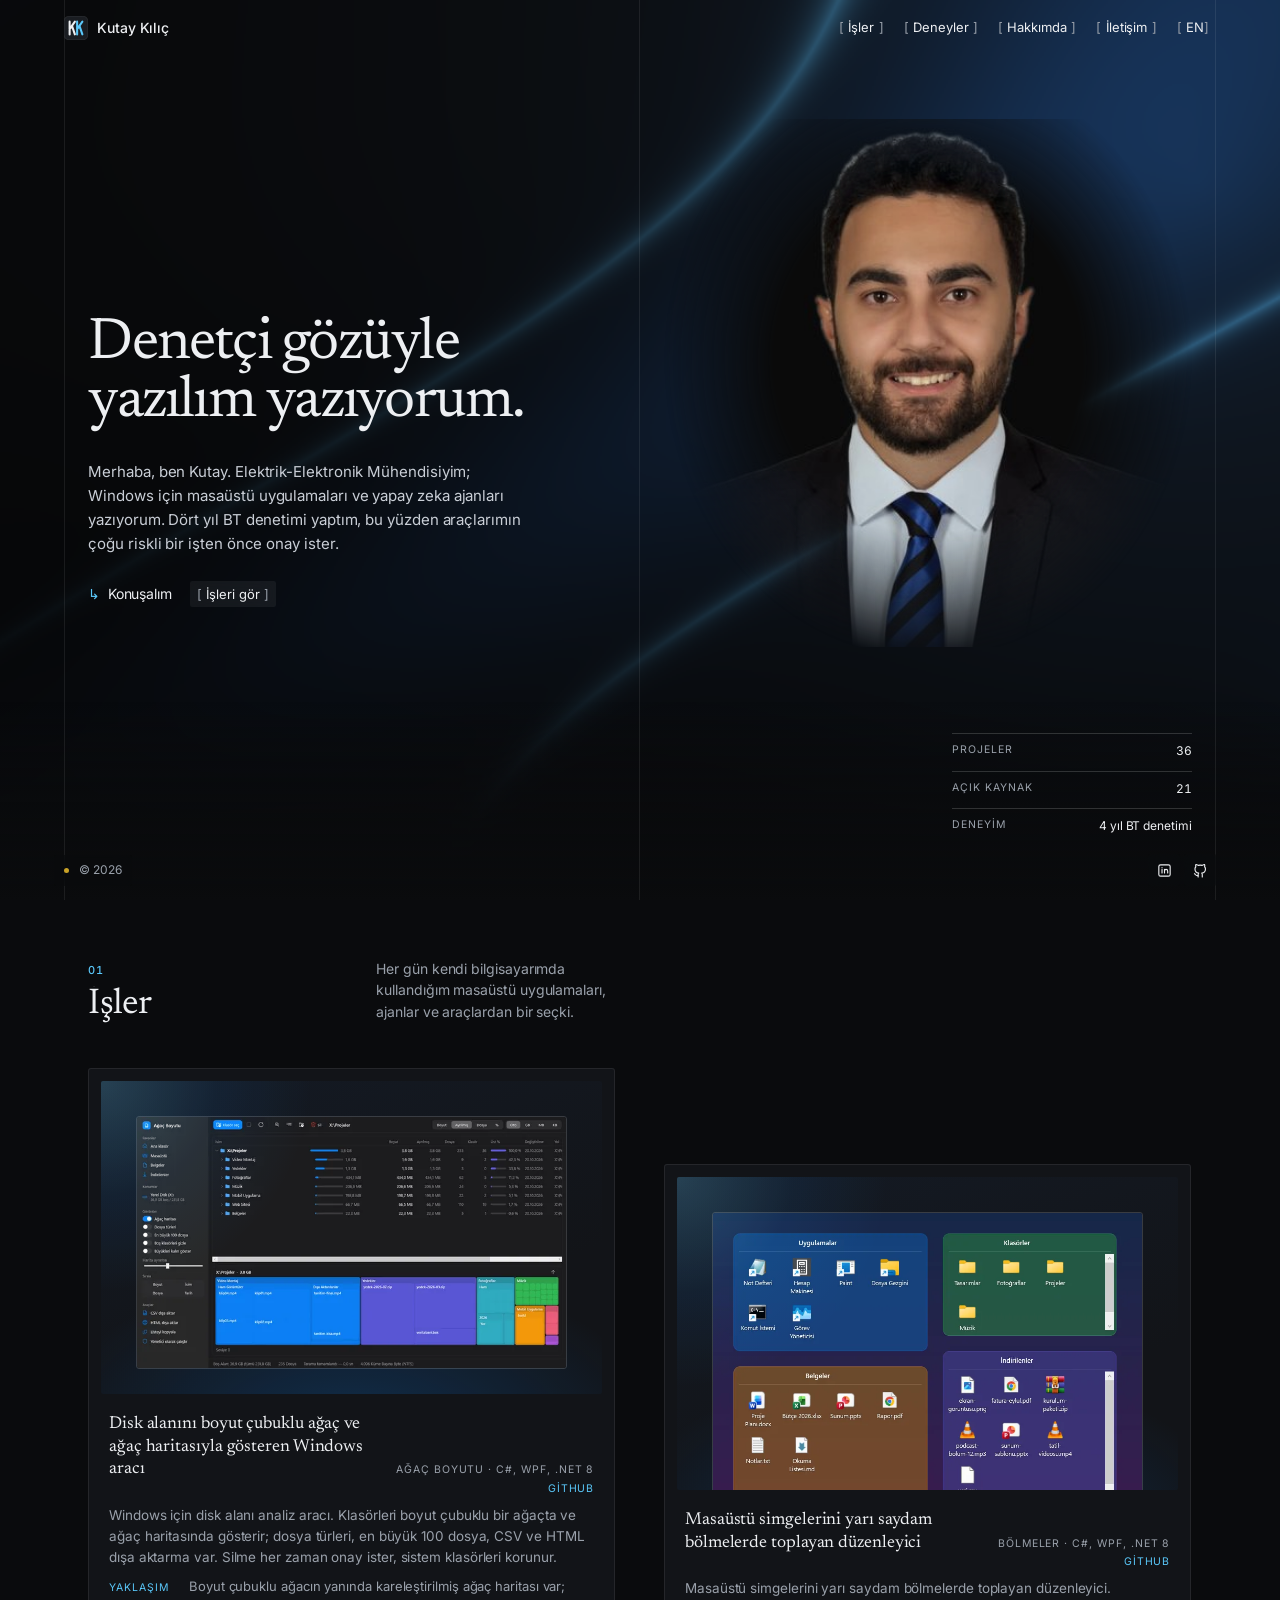
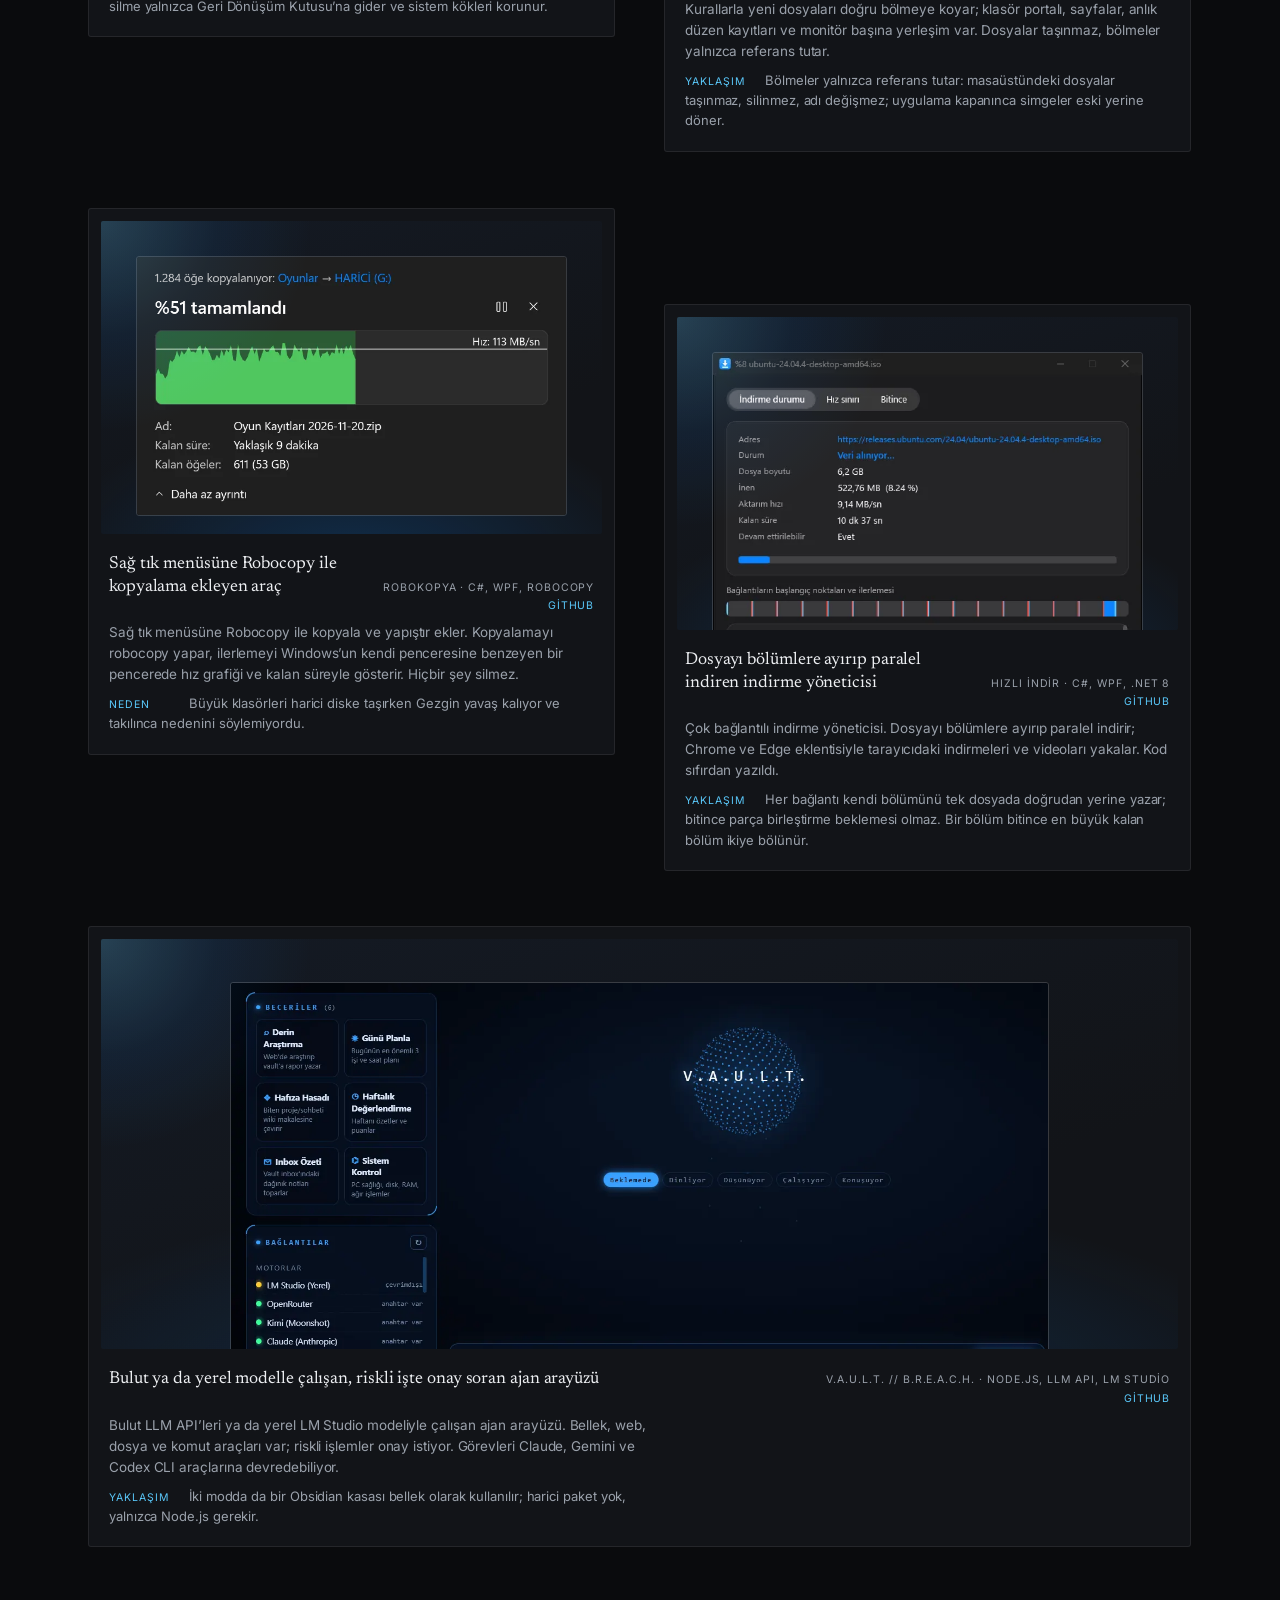
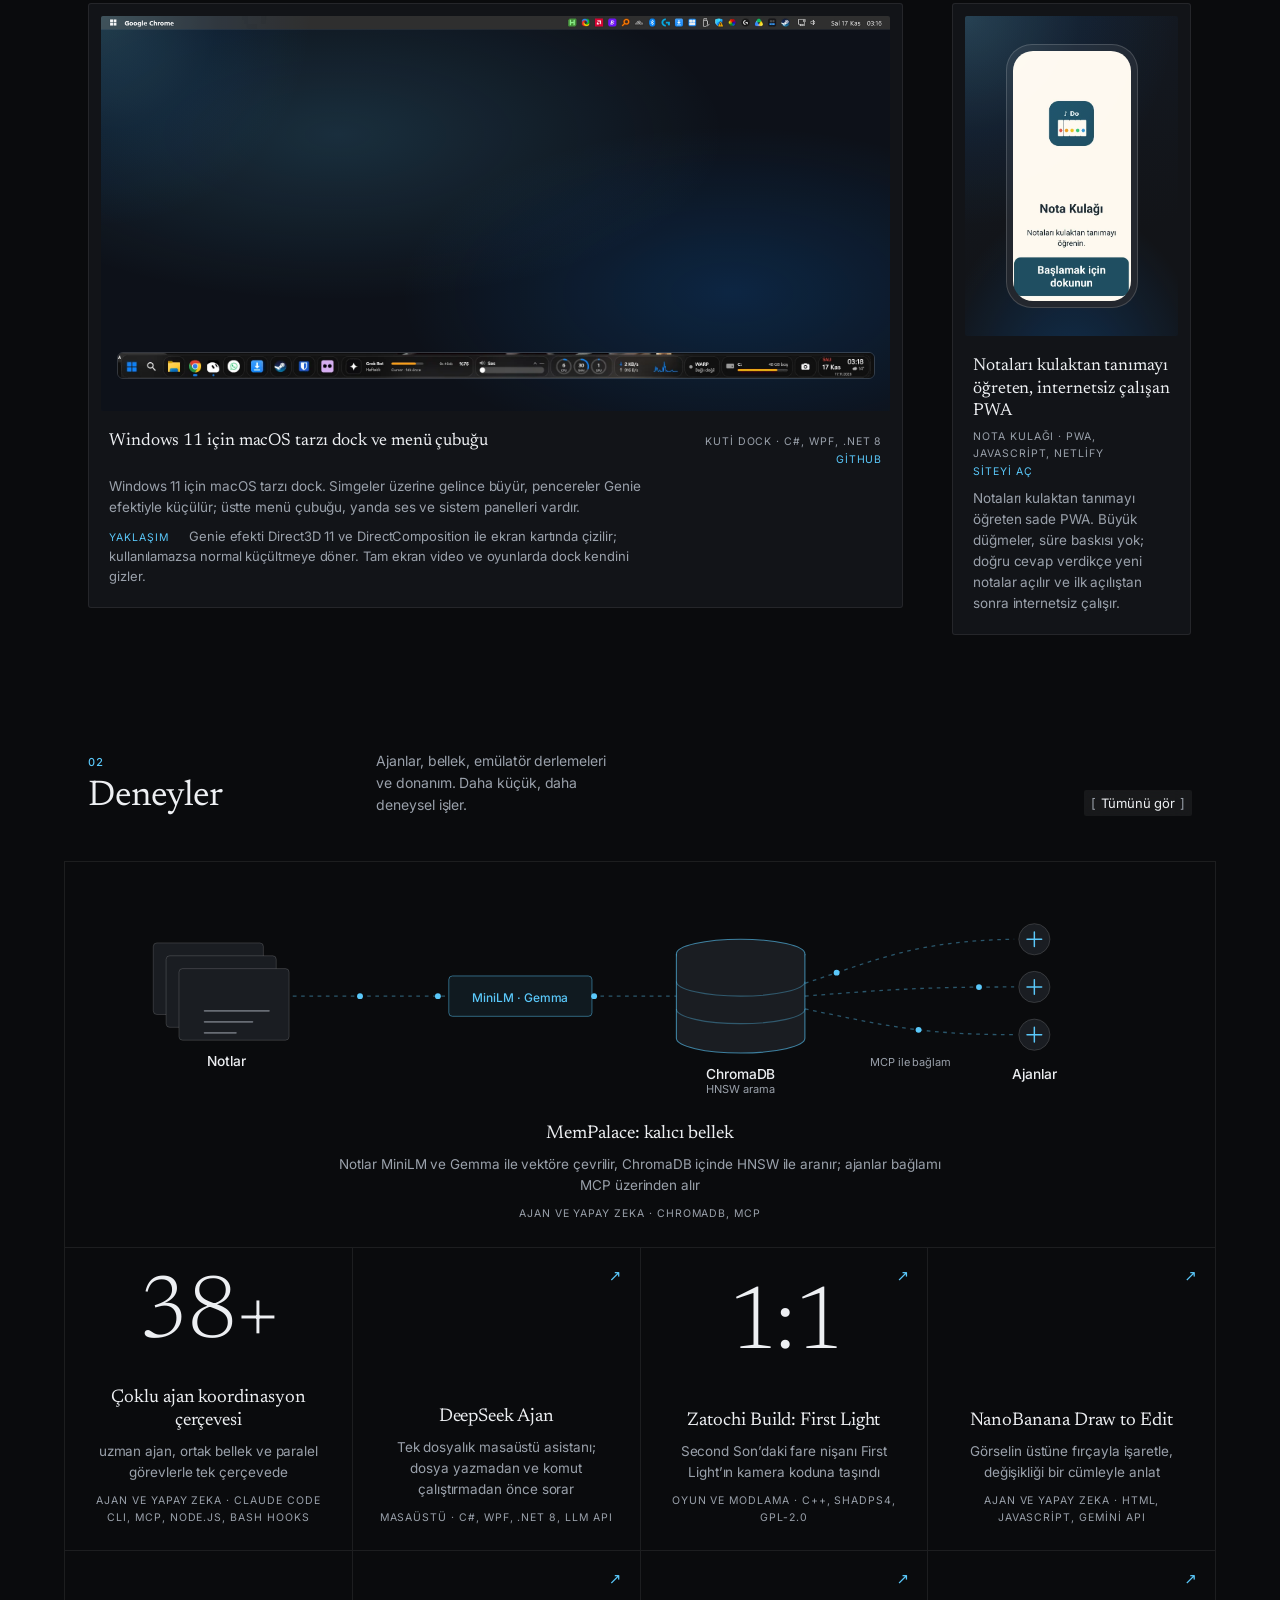
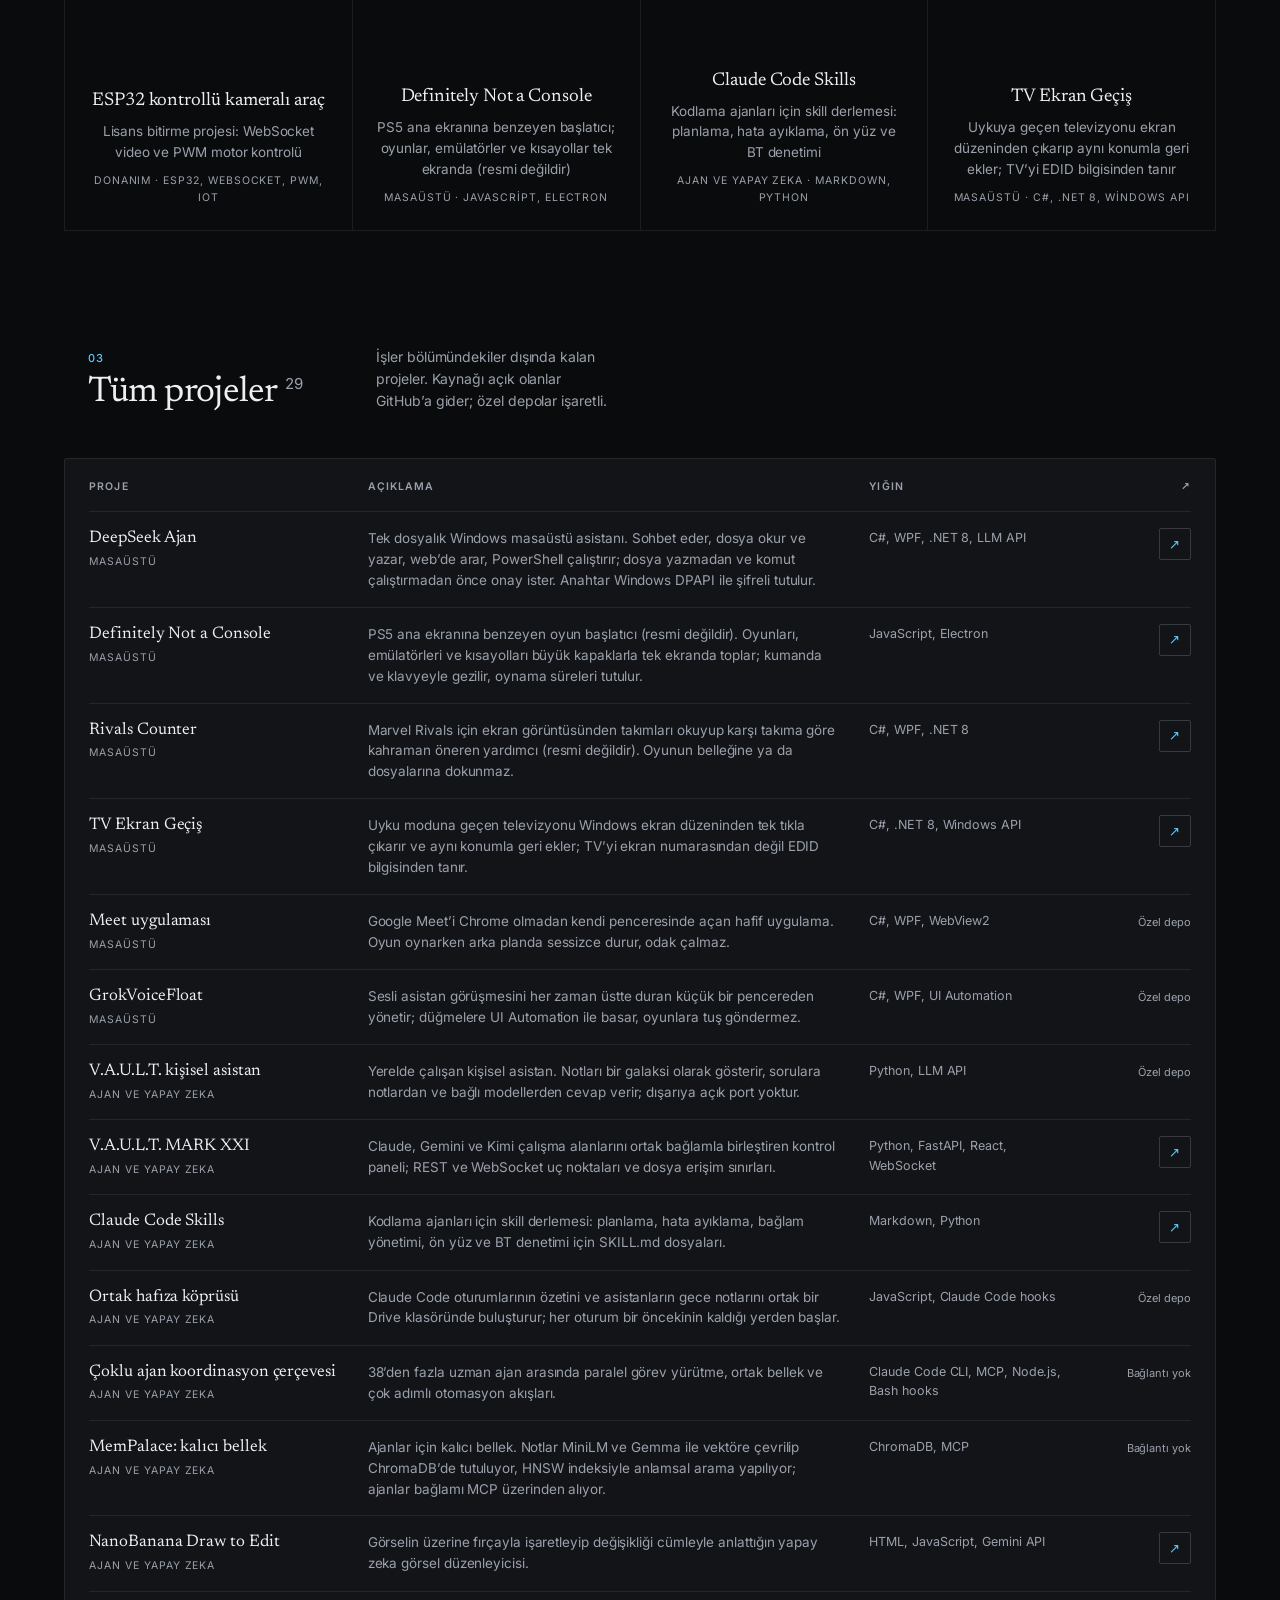
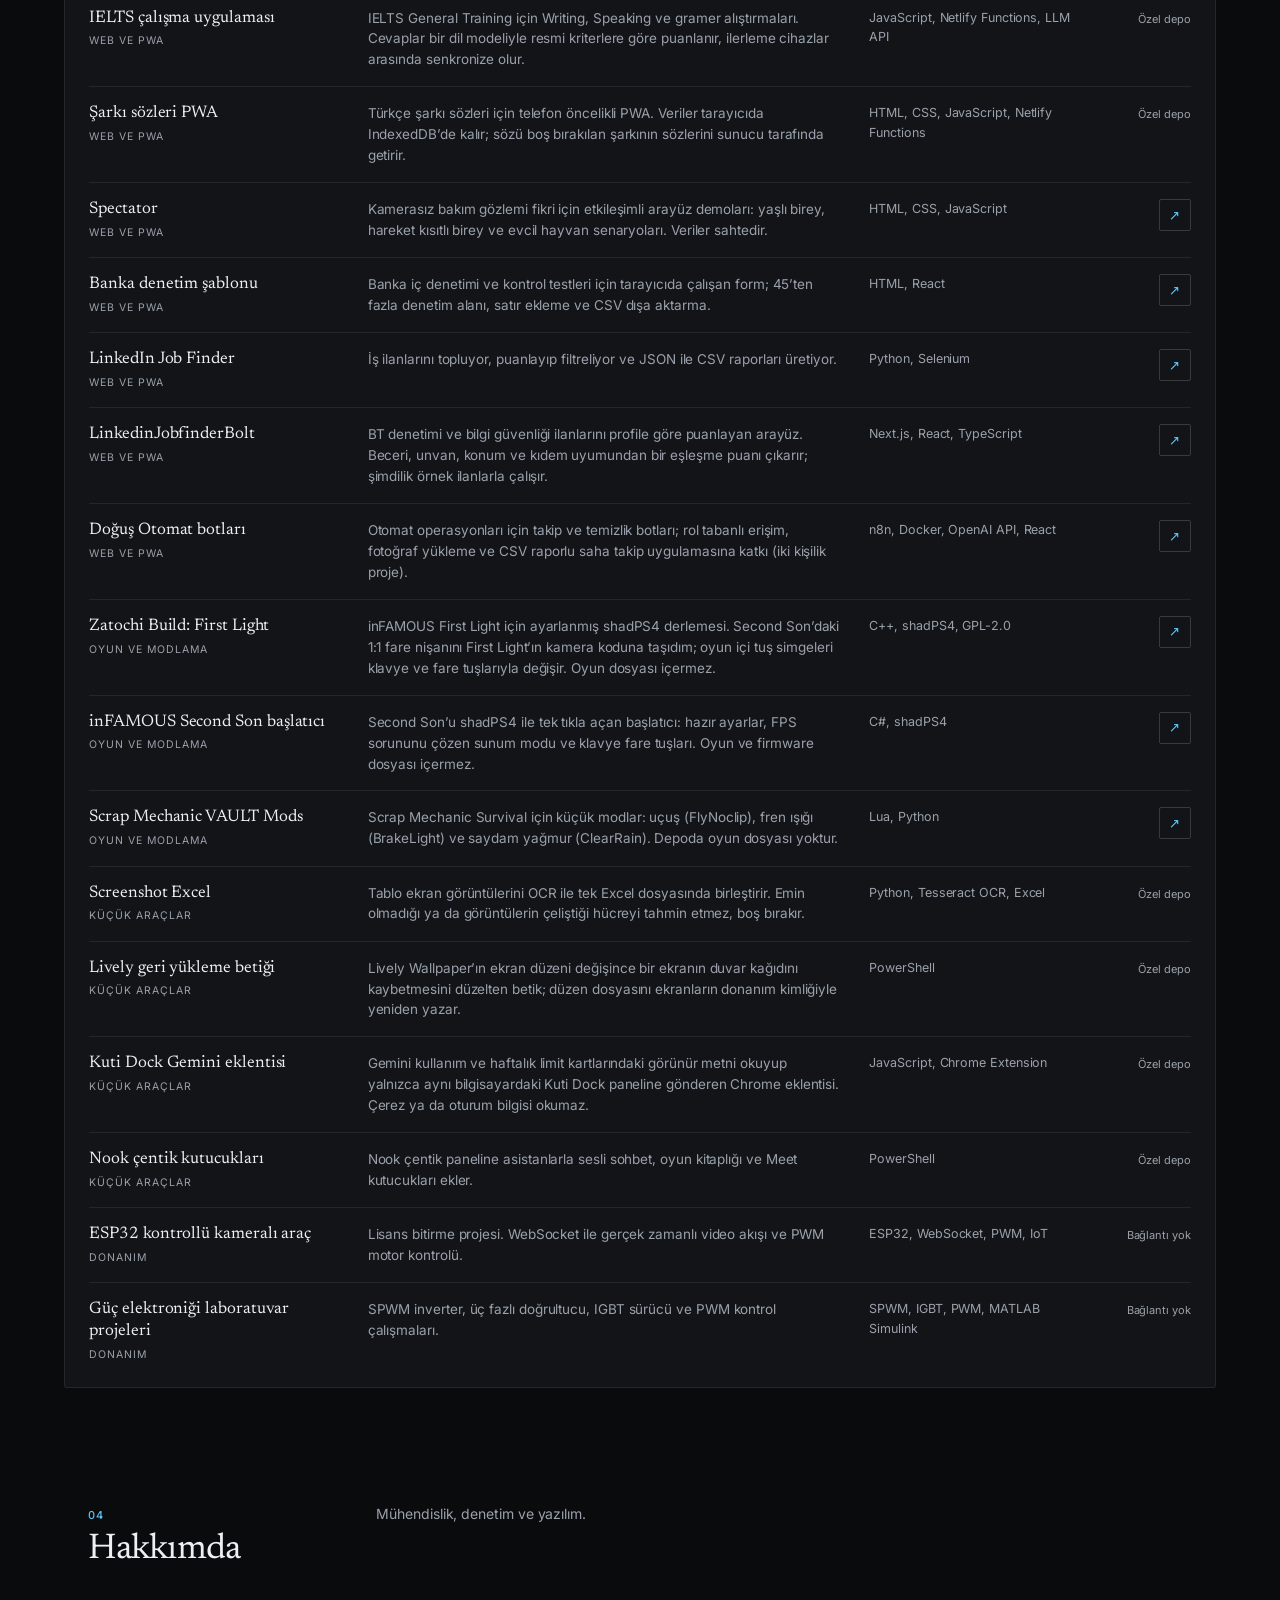
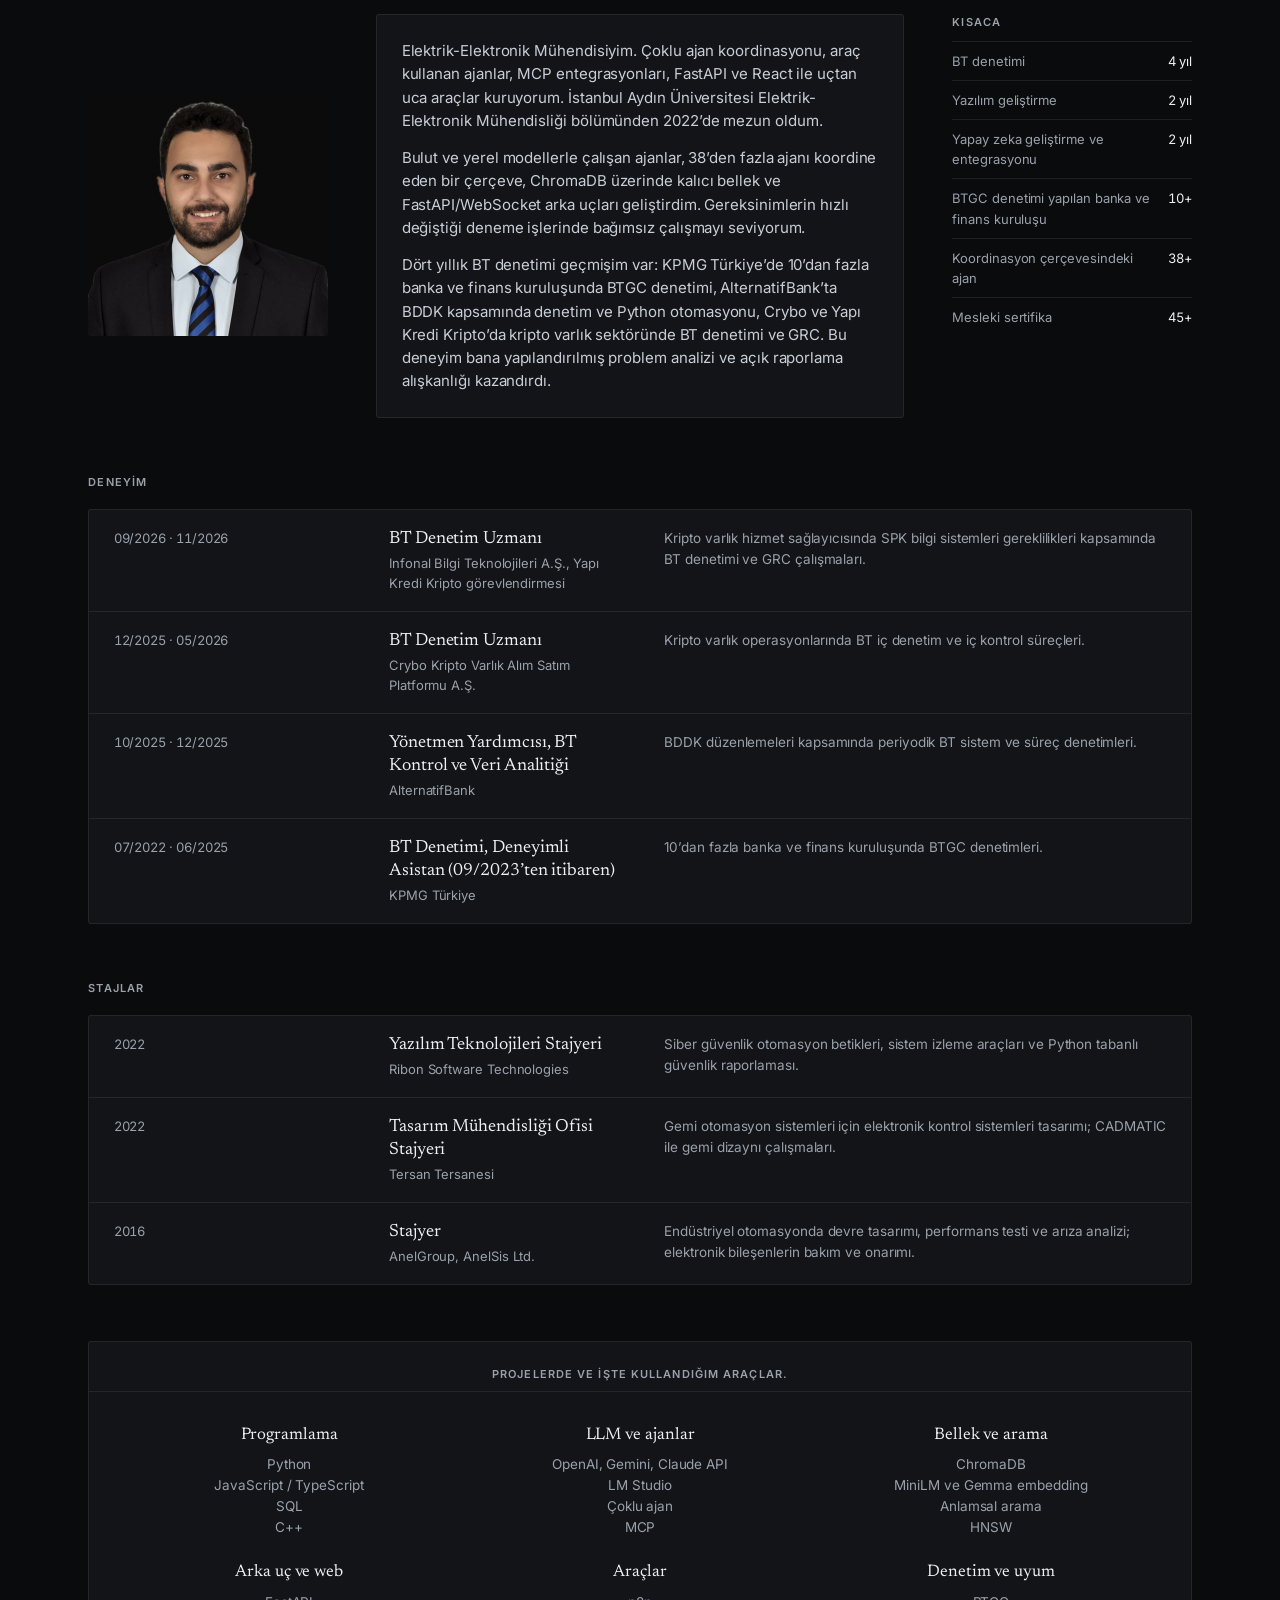
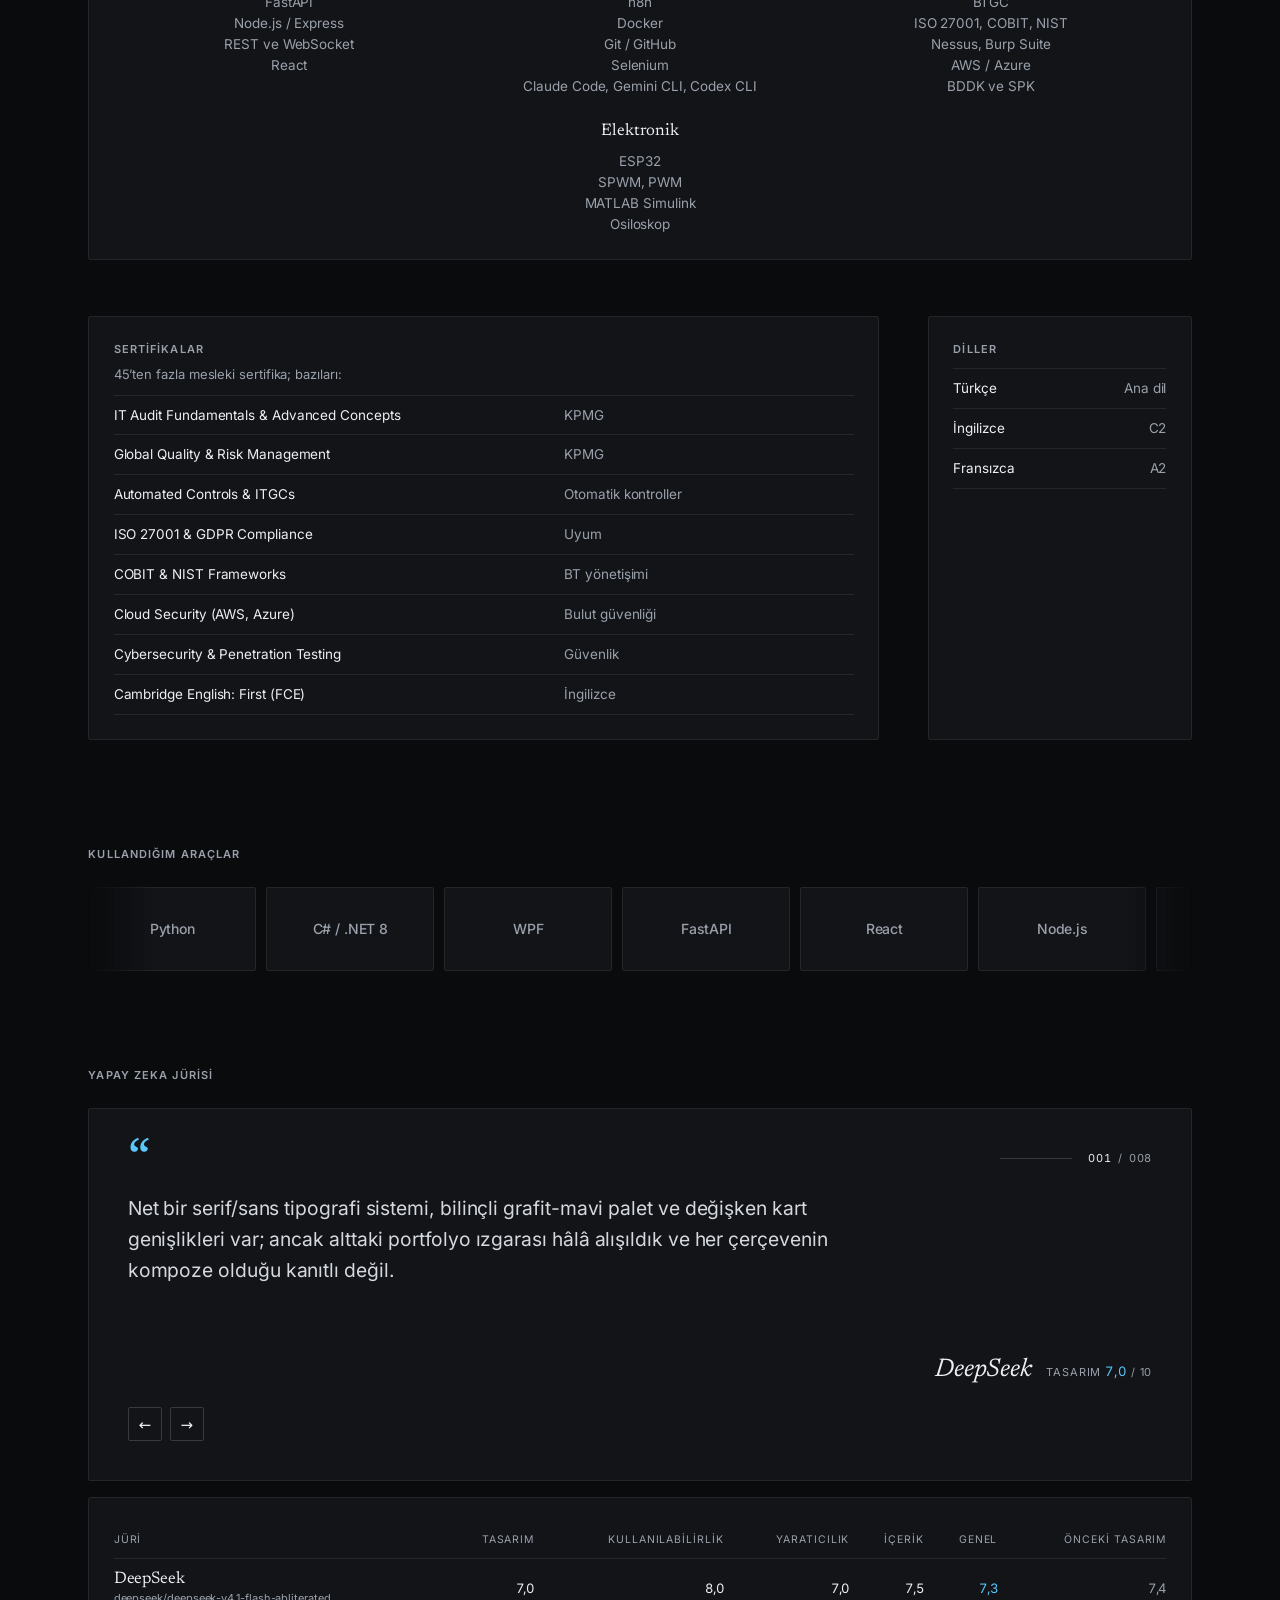
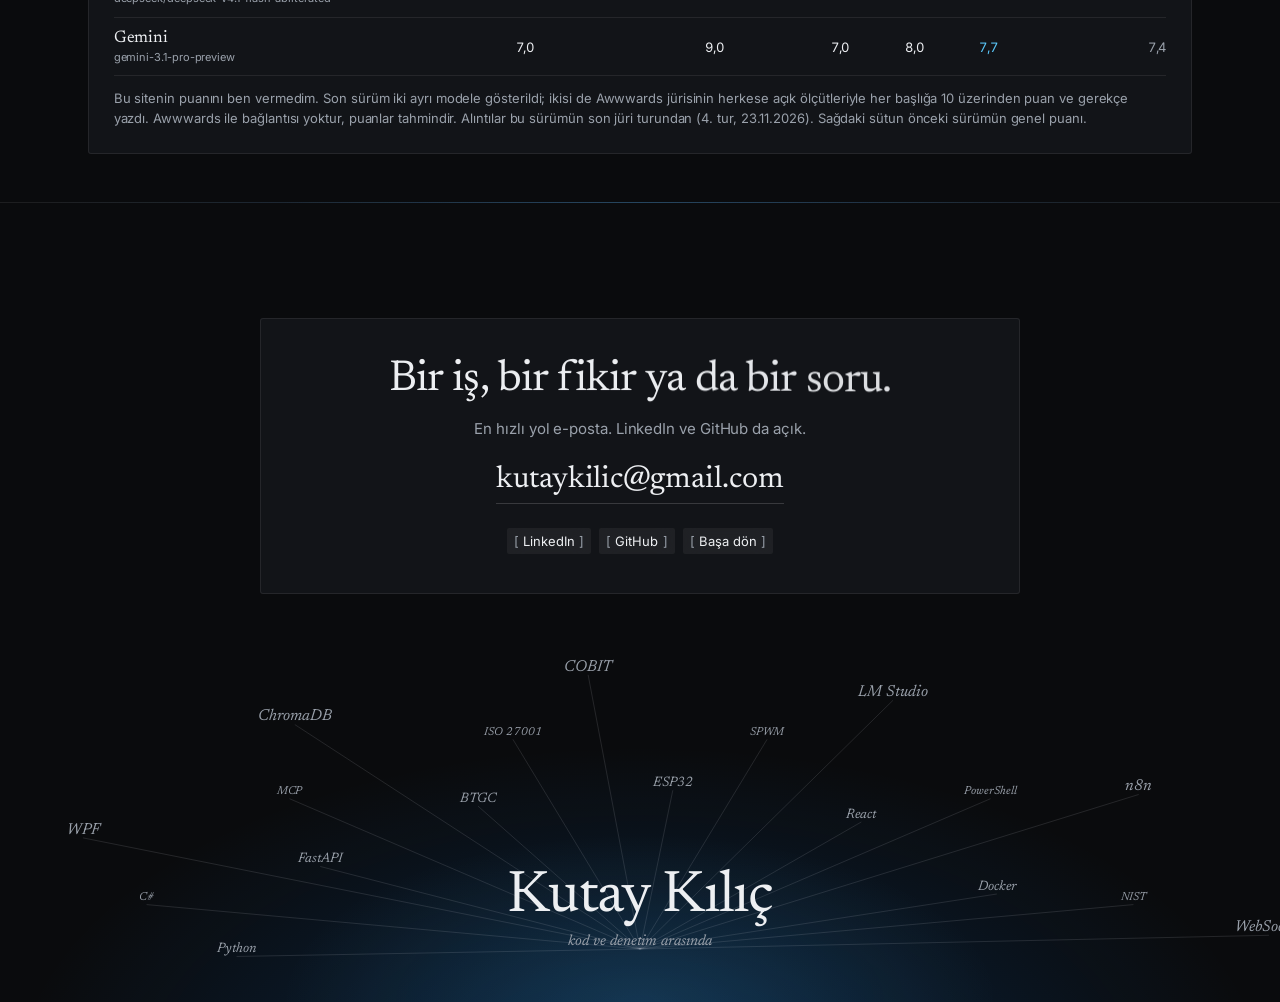
<file: index.html>
<!DOCTYPE html>
<html lang="tr">
<head>
<meta charset="UTF-8">
<meta name="viewport" content="width=device-width, initial-scale=1, viewport-fit=cover">
<title>Kutay Kılıç | Yapay Zeka Geliştirme ve BT Denetimi</title>
<meta name="description" content="Kutay Kılıç, Elektrik-Elektronik Mühendisi. Yapay zeka geliştirme ve entegrasyonu, çoklu ajan araçları, Python ve FastAPI, dört yıl BT denetimi.">
<meta name="author" content="Kutay Kılıç">
<meta name="color-scheme" content="dark">
<meta name="theme-color" content="#0a0b0d">
<link rel="canonical" href="https://kutaykilicai.github.io/Kutay-portfolio.github.io/">
<link rel="alternate" hreflang="tr" href="https://kutaykilicai.github.io/Kutay-portfolio.github.io/">
<link rel="alternate" hreflang="en" href="https://kutaykilicai.github.io/Kutay-portfolio.github.io/en.html">
<link rel="alternate" hreflang="x-default" href="https://kutaykilicai.github.io/Kutay-portfolio.github.io/">
<meta property="og:type" content="profile">
<meta property="og:title" content="Kutay Kılıç | Yapay Zeka Geliştirme ve BT Denetimi">
<meta property="og:description" content="Kutay Kılıç, Elektrik-Elektronik Mühendisi. Yapay zeka geliştirme ve entegrasyonu, çoklu ajan araçları, Python ve FastAPI, dört yıl BT denetimi.">
<meta property="og:url" content="https://kutaykilicai.github.io/Kutay-portfolio.github.io/">
<meta property="og:image" content="https://kutaykilicai.github.io/Kutay-portfolio.github.io/og.png">
<meta property="og:image:width" content="1200">
<meta property="og:image:height" content="630">
<meta property="og:image:alt" content="Kutay Kılıç | Yapay Zeka Geliştirme ve BT Denetimi">
<meta property="og:locale" content="tr_TR">
<meta name="twitter:card" content="summary_large_image">
<meta name="twitter:title" content="Kutay Kılıç | Yapay Zeka Geliştirme ve BT Denetimi">
<meta name="twitter:description" content="Kutay Kılıç, Elektrik-Elektronik Mühendisi. Yapay zeka geliştirme ve entegrasyonu, çoklu ajan araçları, Python ve FastAPI, dört yıl BT denetimi.">
<meta name="twitter:image" content="https://kutaykilicai.github.io/Kutay-portfolio.github.io/og.png">
<link rel="icon" href="favicon.svg" type="image/svg+xml">
<link rel="apple-touch-icon" href="apple-touch-icon.png">
<link rel="preload" href="fonts/newsreader-latin-wght-normal.woff2" as="font" type="font/woff2" crossorigin>
<link rel="preload" href="fonts/newsreader-latin-ext-wght-normal.woff2" as="font" type="font/woff2" crossorigin>
<link rel="stylesheet" href="style.css">
<script type="application/ld+json">{"@context": "https://schema.org", "@type": "Person", "name": "Kutay Kılıç", "url": "https://kutaykilicai.github.io/Kutay-portfolio.github.io/", "image": "https://kutaykilicai.github.io/Kutay-portfolio.github.io/profile.jpg", "jobTitle": "Elektrik-Elektronik Mühendisi", "sameAs": ["https://www.linkedin.com/in/kutay-kilicc", "https://github.com/kutaykilicai"], "alumniOf": "İstanbul Aydın Üniversitesi", "description": "Kutay Kılıç, Elektrik-Elektronik Mühendisi. Yapay zeka geliştirme ve entegrasyonu, çoklu ajan araçları, Python ve FastAPI, dört yıl BT denetimi."}</script>
<script>document.documentElement.classList.add('js');if(!matchMedia('(prefers-reduced-motion: reduce)').matches)document.documentElement.classList.add('mo')</script>
</head>
<body>
<a class="skip" href="#main">İçeriğe geç</a>
<div class="grid-lines" aria-hidden="true"></div>
<header class="nav">
  <a class="brand" href="#top"><svg class="logo" viewBox="0 0 64 64" aria-hidden="true" focusable="false"><rect width="64" height="64" rx="14"/><g fill="none" stroke-linecap="round" stroke-linejoin="round" stroke-width="5.5"><path class="k1" d="M15 15v34M15 35 29 15M21.5 27 29 49"/><path class="k2" d="M35 15v34M35 35 49 15M41.5 27 49 49"/></g></svg><span>Kutay Kılıç</span></a>
  <nav aria-label="Menü"><ul class="nav-l"><li><a class="nl" href="#work" data-sec="work"><span class="bk" aria-hidden="true">[</span>İşler<span class="bk" aria-hidden="true">]</span></a></li><li><a class="nl" href="#lab" data-sec="lab"><span class="bk" aria-hidden="true">[</span>Deneyler<span class="bk" aria-hidden="true">]</span></a></li><li><a class="nl" href="#about" data-sec="about"><span class="bk" aria-hidden="true">[</span>Hakkımda<span class="bk" aria-hidden="true">]</span></a></li><li><a class="nl" href="#contact" data-sec="contact"><span class="bk" aria-hidden="true">[</span>İletişim<span class="bk" aria-hidden="true">]</span></a></li><li><a class="nl" href="en.html" hreflang="en" lang="en"><span class="bk" aria-hidden="true">[</span>EN<span class="bk" aria-hidden="true">]</span><span class="sr"> English version</span></a></li></ul></nav>
</header>
<p class="corner c-l"><span class="gold-dot" aria-hidden="true"></span>© 2026</p>
<p class="corner c-r"><a href="https://www.linkedin.com/in/kutay-kilicc" rel="noopener" aria-label="LinkedIn"><svg class="ic" viewBox="0 0 24 24" aria-hidden="true" focusable="false"><rect x="4" y="4" width="16" height="16" rx="2.5"/><path d="M8.5 10.5v5M8.5 8v.01M12 15.5v-5M12 13c0-1.5 1-2.5 2.2-2.5s2.3.8 2.3 2.5v2.5"/></svg></a><a href="https://github.com/kutaykilicai" rel="noopener" aria-label="GitHub"><svg class="ic" viewBox="0 0 24 24" aria-hidden="true" focusable="false"><path d="M9 19c-4 1.3-4-2-5.5-2.5M14.5 21v-3.2a2.8 2.8 0 0 0-.8-2.2c2.6-.3 5.3-1.3 5.3-5.8a4.5 4.5 0 0 0-1.2-3.1 4.2 4.2 0 0 0-.1-3.1s-1-.3-3.2 1.2a11 11 0 0 0-5.8 0C6.5 3.3 5.5 3.6 5.5 3.6a4.2 4.2 0 0 0-.1 3.1 4.5 4.5 0 0 0-1.2 3.1c0 4.5 2.7 5.5 5.3 5.8a2.8 2.8 0 0 0-.8 2.2V21"/></svg></a></p>
<main id="main">
  <section id="top" class="hero" aria-labelledby="hero-h">
    <canvas class="silk" aria-hidden="true"></canvas>
    <figure class="hero-por"><img src="img/portre-800.jpg" srcset="img/portre-480.jpg 480w, img/portre-800.jpg 800w" sizes="(max-width: 960px) 60vw, 34vw" width="800" height="800" alt="Kutay Kılıç’ın portresi" fetchpriority="high" decoding="async"></figure>
    <div class="hero-in">
      <h1 id="hero-h"><span class="h1-l"><span>Denetçi gözüyle</span></span> <span class="h1-l"><span>yazılım yazıyorum.</span></span></h1>
      <p class="bio">Merhaba, ben Kutay. Elektrik-Elektronik Mühendisiyim; Windows için masaüstü uygulamaları ve yapay zeka ajanları yazıyorum. Dört yıl BT denetimi yaptım, bu yüzden araçlarımın çoğu riskli bir işten önce onay ister.</p>
      <div class="cta">
        <a class="talk" href="mailto:kutaykilic@gmail.com" data-ask><span class="talk-a" aria-hidden="true">↳</span>Konuşalım</a>
        <a class="chip" href="#work"><span class="bk" aria-hidden="true">[</span>İşleri gör<span class="bk" aria-hidden="true">]</span></a>
      </div>
    </div>
    <dl class="hero-meta">
      <div><dt>Projeler</dt><dd class="num">36</dd></div>
      <div><dt>açık kaynak</dt><dd class="num">21</dd></div>
      <div><dt>Deneyim</dt><dd>4 yıl BT denetimi</dd></div>
    </dl>
  </section>

  <section id="work" class="sec" aria-labelledby="work-h">
    <div class="sh rv"><h2 id="work-h"><span class="sh-n" aria-hidden="true">01</span>İşler</h2><p>Her gün kendi bilgisayarımda kullandığım masaüstü uygulamaları, ajanlar ve araçlardan bir seçki.</p></div>
    <ul class="works"><li class="wk rv "><article><div class="wk-stage"><span class="glow" aria-hidden="true"></span><span class="scan" aria-hidden="true"></span><img src="img/agac-boyutu-1384.webp" srcset="img/agac-boyutu-700.webp 700w, img/agac-boyutu-1384.webp 1384w" sizes="(max-width: 760px) 90vw, 44vw" width="1384" height="811" alt="Ağaç Boyutu: solda favoriler ve sürücüler, ortada boyut çubuklu klasör ağacı, altta renkli ağaç haritası" loading="lazy" decoding="async"></div><div class="wk-cap"><h3 class="wk-t"><a class="wk-link" href="https://github.com/kutaykilicai/agac-boyutu" rel="noopener">Disk alanını boyut çubuklu ağaç ve ağaç haritasıyla gösteren Windows aracı<span class="wk-arr" aria-hidden="true">↗</span></a></h3><p class="wk-m"><span>Ağaç Boyutu · C#, WPF, .NET 8</span><span class="wk-tag">GitHub</span></p></div><p class="wk-d">Windows için disk alanı analiz aracı. Klasörleri boyut çubuklu bir ağaçta ve ağaç haritasında gösterir; dosya türleri, en büyük 100 dosya, CSV ve HTML dışa aktarma var. Silme her zaman onay ister, sistem klasörleri korunur.</p><p class="wk-x"><span>Yaklaşım</span>Boyut çubuklu ağacın yanında kareleştirilmiş ağaç haritası var; silme yalnızca Geri Dönüşüm Kutusu’na gider ve sistem kökleri korunur.</p></article></li><li class="wk rv "><article><div class="wk-stage"><span class="glow" aria-hidden="true"></span><span class="scan" aria-hidden="true"></span><img src="img/bolmeler-840.webp" width="840" height="620" alt="Bölmeler: masaüstünde Uygulamalar, Klasörler, Belgeler ve İndirilenler adlı dört renkli bölme" loading="lazy" decoding="async"></div><div class="wk-cap"><h3 class="wk-t"><a class="wk-link" href="https://github.com/kutaykilicai/bolmeler" rel="noopener">Masaüstü simgelerini yarı saydam bölmelerde toplayan düzenleyici<span class="wk-arr" aria-hidden="true">↗</span></a></h3><p class="wk-m"><span>Bölmeler · C#, WPF, .NET 8</span><span class="wk-tag">GitHub</span></p></div><p class="wk-d">Masaüstü simgelerini yarı saydam bölmelerde toplayan düzenleyici. Kurallarla yeni dosyaları doğru bölmeye koyar; klasör portalı, sayfalar, anlık düzen kayıtları ve monitör başına yerleşim var. Dosyalar taşınmaz, bölmeler yalnızca referans tutar.</p><p class="wk-x"><span>Yaklaşım</span>Bölmeler yalnızca referans tutar: masaüstündeki dosyalar taşınmaz, silinmez, adı değişmez; uygulama kapanınca simgeler eski yerine döner.</p></article></li><li class="wk rv "><article><div class="wk-stage"><span class="glow" aria-hidden="true"></span><span class="scan" aria-hidden="true"></span><img src="img/robokopya-720.webp" width="720" height="432" alt="RoboKopya ilerleme penceresi: yüzde 51 tamamlandı, hız grafiği ve kalan süre" loading="lazy" decoding="async"></div><div class="wk-cap"><h3 class="wk-t"><a class="wk-link" href="https://github.com/kutaykilicai/robokopya" rel="noopener">Sağ tık menüsüne Robocopy ile kopyalama ekleyen araç<span class="wk-arr" aria-hidden="true">↗</span></a></h3><p class="wk-m"><span>RoboKopya · C#, WPF, Robocopy</span><span class="wk-tag">GitHub</span></p></div><p class="wk-d">Sağ tık menüsüne Robocopy ile kopyala ve yapıştır ekler. Kopyalamayı robocopy yapar, ilerlemeyi Windows’un kendi penceresine benzeyen bir pencerede hız grafiği ve kalan süreyle gösterir. Hiçbir şey silmez.</p><p class="wk-x"><span>Neden</span>Büyük klasörleri harici diske taşırken Gezgin yavaş kalıyor ve takılınca nedenini söylemiyordu.</p></article></li><li class="wk rv "><article><div class="wk-stage"><span class="glow" aria-hidden="true"></span><span class="scan" aria-hidden="true"></span><img src="img/hizli-indir-606.webp" width="606" height="665" alt="Hızlı İndir ilerleme penceresi: dosya bilgisi, aktarım hızı ve her bağlantının indirdiği bölümü gösteren şerit" loading="lazy" decoding="async"></div><div class="wk-cap"><h3 class="wk-t"><a class="wk-link" href="https://github.com/kutaykilicai/hizli-indir" rel="noopener">Dosyayı bölümlere ayırıp paralel indiren indirme yöneticisi<span class="wk-arr" aria-hidden="true">↗</span></a></h3><p class="wk-m"><span>Hızlı İndir · C#, WPF, .NET 8</span><span class="wk-tag">GitHub</span></p></div><p class="wk-d">Çok bağlantılı indirme yöneticisi. Dosyayı bölümlere ayırıp paralel indirir; Chrome ve Edge eklentisiyle tarayıcıdaki indirmeleri ve videoları yakalar. Kod sıfırdan yazıldı.</p><p class="wk-x"><span>Yaklaşım</span>Her bağlantı kendi bölümünü tek dosyada doğrudan yerine yazar; bitince parça birleştirme beklemesi olmaz. Bir bölüm bitince en büyük kalan bölüm ikiye bölünür.</p></article></li><li class="wk rv wide"><article><div class="wk-stage"><span class="glow" aria-hidden="true"></span><span class="scan" aria-hidden="true"></span><img src="img/vault-panel-1500.webp" srcset="img/vault-panel-750.webp 750w, img/vault-panel-1500.webp 1500w" sizes="(max-width: 760px) 90vw, 76vw" width="1500" height="755" alt="V.A.U.L.T. paneli: solda görev kartları, ortada nokta küresi, altta komut satırı" loading="lazy" decoding="async"></div><div class="wk-cap"><h3 class="wk-t"><a class="wk-link" href="https://github.com/kutaykilicai/vault-breach" rel="noopener">Bulut ya da yerel modelle çalışan, riskli işte onay soran ajan arayüzü<span class="wk-arr" aria-hidden="true">↗</span></a></h3><p class="wk-m"><span>V.A.U.L.T. // B.R.E.A.C.H. · Node.js, LLM API, LM Studio</span><span class="wk-tag">GitHub</span></p></div><p class="wk-d">Bulut LLM API’leri ya da yerel LM Studio modeliyle çalışan ajan arayüzü. Bellek, web, dosya ve komut araçları var; riskli işlemler onay istiyor. Görevleri Claude, Gemini ve Codex CLI araçlarına devredebiliyor.</p><p class="wk-x"><span>Yaklaşım</span>İki modda da bir Obsidian kasası bellek olarak kullanılır; harici paket yok, yalnızca Node.js gerekir.</p></article></li><li class="wk rv dockc"><article><div class="wk-stage"><span class="glow" aria-hidden="true"></span><span class="scan" aria-hidden="true"></span><div class="desk" aria-hidden="true"></div><img class="menu" src="img/kuti-menu-3080.webp" width="3080" height="52" alt="" loading="lazy" decoding="async"><img class="dock" src="img/kuti-dock-2000.webp" width="2000" height="66" alt="Kuti Dock alt çubuğu: uygulama simgeleri, kullanım kartı, işlemci ve bellek göstergeleri, disk ve saat" loading="lazy" decoding="async"></div><div class="wk-cap"><h3 class="wk-t"><a class="wk-link" href="https://github.com/kutaykilicai/kuti-dock" rel="noopener">Windows 11 için macOS tarzı dock ve menü çubuğu<span class="wk-arr" aria-hidden="true">↗</span></a></h3><p class="wk-m"><span>Kuti Dock · C#, WPF, .NET 8</span><span class="wk-tag">GitHub</span></p></div><p class="wk-d">Windows 11 için macOS tarzı dock. Simgeler üzerine gelince büyür, pencereler Genie efektiyle küçülür; üstte menü çubuğu, yanda ses ve sistem panelleri vardır.</p><p class="wk-x"><span>Yaklaşım</span>Genie efekti Direct3D 11 ve DirectComposition ile ekran kartında çizilir; kullanılamazsa normal küçültmeye döner. Tam ekran video ve oyunlarda dock kendini gizler.</p></article></li><li class="wk rv phonec"><article><div class="wk-stage"><span class="glow" aria-hidden="true"></span><span class="scan" aria-hidden="true"></span><div class="phone"><img src="img/nota-kulagi-390.webp" width="390" height="780" alt="Nota Kulağı açılış ekranı: nota tuşları simgesi ve Başlamak için dokunun düğmesi" loading="lazy" decoding="async"></div></div><div class="wk-cap"><h3 class="wk-t"><a class="wk-link" href="https://nota-kulagi.netlify.app/" rel="noopener">Notaları kulaktan tanımayı öğreten, internetsiz çalışan PWA<span class="wk-arr" aria-hidden="true">↗</span></a></h3><p class="wk-m"><span>Nota Kulağı · PWA, JavaScript, Netlify</span><span class="wk-tag">Siteyi aç</span></p></div><p class="wk-d">Notaları kulaktan tanımayı öğreten sade PWA. Büyük düğmeler, süre baskısı yok; doğru cevap verdikçe yeni notalar açılır ve ilk açılıştan sonra internetsiz çalışır.</p></article></li></ul>
  </section>

  <section id="lab" class="sec" aria-labelledby="lab-h">
    <div class="sh rv"><h2 id="lab-h"><span class="sh-n" aria-hidden="true">02</span>Deneyler</h2><p>Ajanlar, bellek, emülatör derlemeleri ve donanım. Daha küçük, daha deneysel işler.</p><p class="sh-act"><a class="chip" href="#all"><span class="bk" aria-hidden="true">[</span>Tümünü gör<span class="bk" aria-hidden="true">]</span></a></p></div>
    <ul class="bento"><li class="tile rv t4"><div class="t-vis"><svg class="mem" viewBox="0 0 1200 230" role="img" aria-label="Notlar vektöre çevrilip ChromaDB’de saklanır, ajanlar ihtiyaç duyduğu bağlamı MCP üzerinden geri çağırır." focusable="false"><g class="mm-paths"><path id="mm-a" d="M222 120 C300 120 320 120 392 120"/><path id="mm-b" d="M548 120 C590 120 600 120 640 120"/><path id="mm-c" d="M780 106 C860 80 900 60 1008 58"/><path id="mm-d" d="M780 120 C880 112 920 110 1008 110"/><path id="mm-e" d="M780 134 C860 150 900 162 1008 162"/></g><rect x="70" y="62" width="120" height="78" rx="4" class="mm-note"/><rect x="84" y="76" width="120" height="78" rx="4" class="mm-note"/><rect x="98" y="90" width="120" height="78" rx="4" class="mm-note"/><line x1="126" y1="136" x2="196" y2="136" class="mm-txt"/><line x1="126" y1="148" x2="178" y2="148" class="mm-txt"/><line x1="126" y1="160" x2="160" y2="160" class="mm-txt"/><text x="150" y="196" class="mm-l">Notlar</text><rect x="392" y="98" width="156" height="44" rx="4" class="mm-chip"/><text x="470" y="126" class="mm-c">MiniLM · Gemma</text><g class="mm-db"><ellipse cx="710" cy="74" rx="70" ry="16"/><path d="M640 74 v92 a70 16 0 0 0 140 0 v-92"/><path d="M640 104 a70 16 0 0 0 140 0 M640 134 a70 16 0 0 0 140 0" class="mm-ring"/></g><text x="710" y="210" class="mm-l">ChromaDB</text><text x="710" y="226" class="mm-s">HNSW arama</text><g class="mm-agent"><circle cx="1030" cy="58" r="17"/><path d="M1022 58 h16 M1030 50 v16" /></g><g class="mm-agent"><circle cx="1030" cy="110" r="17"/><path d="M1022 110 h16 M1030 102 v16" /></g><g class="mm-agent"><circle cx="1030" cy="162" r="17"/><path d="M1022 162 h16 M1030 154 v16" /></g><text x="1030" y="210" class="mm-l">Ajanlar</text><text x="895" y="196" class="mm-s">MCP ile bağlam</text><circle r="3.2" class="mm-dot"><animateMotion dur="2.4s" begin="0s" repeatCount="indefinite"><mpath href="#mm-a"/></animateMotion></circle><circle r="3.2" class="mm-dot"><animateMotion dur="2.4s" begin="1.2s" repeatCount="indefinite"><mpath href="#mm-a"/></animateMotion></circle><circle r="3.2" class="mm-dot"><animateMotion dur="1.4s" begin="0.6s" repeatCount="indefinite"><mpath href="#mm-b"/></animateMotion></circle><circle r="3.2" class="mm-dot"><animateMotion dur="2.8s" begin="0.2s" repeatCount="indefinite"><mpath href="#mm-c"/></animateMotion></circle><circle r="3.2" class="mm-dot"><animateMotion dur="2.8s" begin="1.1s" repeatCount="indefinite"><mpath href="#mm-d"/></animateMotion></circle><circle r="3.2" class="mm-dot"><animateMotion dur="2.8s" begin="1.9s" repeatCount="indefinite"><mpath href="#mm-e"/></animateMotion></circle></svg></div><div class="t-txt"><h3 class="t-n"><span>MemPalace: kalıcı bellek</span></h3><p class="t-d">Notlar MiniLM ve Gemma ile vektöre çevrilir, ChromaDB içinde HNSW ile aranır; ajanlar bağlamı MCP üzerinden alır</p><p class="t-s">Ajan ve yapay zeka · ChromaDB, MCP</p></div></li><li class="tile rv t1"><div class="t-vis"><p class="t-big" aria-hidden="true">38+</p></div><div class="t-txt"><h3 class="t-n"><span>Çoklu ajan koordinasyon çerçevesi</span></h3><p class="t-d">uzman ajan, ortak bellek ve paralel görevlerle tek çerçevede</p><p class="t-s">Ajan ve yapay zeka · Claude Code CLI, MCP, Node.js, Bash hooks</p></div></li><li class="tile rv t1"><div class="t-vis"></div><div class="t-txt"><h3 class="t-n"><a class="t-link" href="https://github.com/kutaykilicai/deepseek-ajan" rel="noopener">DeepSeek Ajan<span class="sr"> (GitHub)</span></a></h3><p class="t-d">Tek dosyalık masaüstü asistanı; dosya yazmadan ve komut çalıştırmadan önce sorar</p><p class="t-s">Masaüstü · C#, WPF, .NET 8, LLM API</p></div><span class="t-arr" aria-hidden="true">↗</span></li><li class="tile rv t1"><div class="t-vis"><p class="t-big" aria-hidden="true">1:1</p></div><div class="t-txt"><h3 class="t-n"><a class="t-link" href="https://github.com/kutaykilicai/zatochi-build-first-light" rel="noopener">Zatochi Build: First Light<span class="sr"> (GitHub)</span></a></h3><p class="t-d">Second Son’daki fare nişanı First Light’ın kamera koduna taşındı</p><p class="t-s">Oyun ve modlama · C++, shadPS4, GPL-2.0</p></div><span class="t-arr" aria-hidden="true">↗</span></li><li class="tile rv t1"><div class="t-vis"></div><div class="t-txt"><h3 class="t-n"><a class="t-link" href="https://github.com/kutaykilicai/NanoBanana-Draw-to-Edit" rel="noopener">NanoBanana Draw to Edit<span class="sr"> (GitHub)</span></a></h3><p class="t-d">Görselin üstüne fırçayla işaretle, değişikliği bir cümleyle anlat</p><p class="t-s">Ajan ve yapay zeka · HTML, JavaScript, Gemini API</p></div><span class="t-arr" aria-hidden="true">↗</span></li><li class="tile rv t1"><div class="t-vis"></div><div class="t-txt"><h3 class="t-n"><span>ESP32 kontrollü kameralı araç</span></h3><p class="t-d">Lisans bitirme projesi: WebSocket video ve PWM motor kontrolü</p><p class="t-s">Donanım · ESP32, WebSocket, PWM, IoT</p></div></li><li class="tile rv t1"><div class="t-vis"></div><div class="t-txt"><h3 class="t-n"><a class="t-link" href="https://github.com/kutaykilicai/definitely-not-a-console" rel="noopener">Definitely Not a Console<span class="sr"> (GitHub)</span></a></h3><p class="t-d">PS5 ana ekranına benzeyen başlatıcı; oyunlar, emülatörler ve kısayollar tek ekranda (resmi değildir)</p><p class="t-s">Masaüstü · JavaScript, Electron</p></div><span class="t-arr" aria-hidden="true">↗</span></li><li class="tile rv t1"><div class="t-vis"></div><div class="t-txt"><h3 class="t-n"><a class="t-link" href="https://github.com/kutaykilicai/claude-code-skills" rel="noopener">Claude Code Skills<span class="sr"> (GitHub)</span></a></h3><p class="t-d">Kodlama ajanları için skill derlemesi: planlama, hata ayıklama, ön yüz ve BT denetimi</p><p class="t-s">Ajan ve yapay zeka · Markdown, Python</p></div><span class="t-arr" aria-hidden="true">↗</span></li><li class="tile rv t1"><div class="t-vis"></div><div class="t-txt"><h3 class="t-n"><a class="t-link" href="https://github.com/kutaykilicai/tv-ekran-gecis" rel="noopener">TV Ekran Geçiş<span class="sr"> (GitHub)</span></a></h3><p class="t-d">Uykuya geçen televizyonu ekran düzeninden çıkarıp aynı konumla geri ekler; TV’yi EDID bilgisinden tanır</p><p class="t-s">Masaüstü · C#, .NET 8, Windows API</p></div><span class="t-arr" aria-hidden="true">↗</span></li></ul>
  </section>

  <section id="all" class="sec" aria-labelledby="all-h">
    <div class="sh rv"><h2 id="all-h"><span class="sh-n" aria-hidden="true">03</span>Tüm projeler <span class="num cnt">29</span></h2><p>İşler bölümündekiler dışında kalan projeler. Kaynağı açık olanlar GitHub’a gider; özel depolar işaretli.</p></div>
    <div class="pt-wrap rv"><table class="pt"><thead><tr><th scope="col">Proje</th><th scope="col">Açıklama</th><th scope="col" class="pt-s">Yığın</th><th scope="col"><span class="sr">Bağlantı</span><span aria-hidden="true">↗</span></th></tr></thead><tbody><tr data-n="DeepSeek Ajan" data-c="Masaüstü" data-s="C#, WPF, .NET 8, LLM API"><th scope="row"><span class="pt-n">DeepSeek Ajan</span><span class="pt-c">Masaüstü</span></th><td class="pt-d">Tek dosyalık Windows masaüstü asistanı. Sohbet eder, dosya okur ve yazar, web’de arar, PowerShell çalıştırır; dosya yazmadan ve komut çalıştırmadan önce onay ister. Anahtar Windows DPAPI ile şifreli tutulur.</td><td class="pt-s">C#, WPF, .NET 8, LLM API</td><td class="pt-l"><a class="pt-go" href="https://github.com/kutaykilicai/deepseek-ajan" rel="noopener"><span class="sr">DeepSeek Ajan: GitHub</span><span aria-hidden="true">↗</span></a></td></tr><tr data-n="Definitely Not a Console" data-c="Masaüstü" data-s="JavaScript, Electron"><th scope="row"><span class="pt-n">Definitely Not a Console</span><span class="pt-c">Masaüstü</span></th><td class="pt-d">PS5 ana ekranına benzeyen oyun başlatıcı (resmi değildir). Oyunları, emülatörleri ve kısayolları büyük kapaklarla tek ekranda toplar; kumanda ve klavyeyle gezilir, oynama süreleri tutulur.</td><td class="pt-s">JavaScript, Electron</td><td class="pt-l"><a class="pt-go" href="https://github.com/kutaykilicai/definitely-not-a-console" rel="noopener"><span class="sr">Definitely Not a Console: GitHub</span><span aria-hidden="true">↗</span></a></td></tr><tr data-n="Rivals Counter" data-c="Masaüstü" data-s="C#, WPF, .NET 8"><th scope="row"><span class="pt-n">Rivals Counter</span><span class="pt-c">Masaüstü</span></th><td class="pt-d">Marvel Rivals için ekran görüntüsünden takımları okuyup karşı takıma göre kahraman öneren yardımcı (resmi değildir). Oyunun belleğine ya da dosyalarına dokunmaz.</td><td class="pt-s">C#, WPF, .NET 8</td><td class="pt-l"><a class="pt-go" href="https://github.com/kutaykilicai/RivalsCounter" rel="noopener"><span class="sr">Rivals Counter: GitHub</span><span aria-hidden="true">↗</span></a></td></tr><tr data-n="TV Ekran Geçiş" data-c="Masaüstü" data-s="C#, .NET 8, Windows API"><th scope="row"><span class="pt-n">TV Ekran Geçiş</span><span class="pt-c">Masaüstü</span></th><td class="pt-d">Uyku moduna geçen televizyonu Windows ekran düzeninden tek tıkla çıkarır ve aynı konumla geri ekler; TV’yi ekran numarasından değil EDID bilgisinden tanır.</td><td class="pt-s">C#, .NET 8, Windows API</td><td class="pt-l"><a class="pt-go" href="https://github.com/kutaykilicai/tv-ekran-gecis" rel="noopener"><span class="sr">TV Ekran Geçiş: GitHub</span><span aria-hidden="true">↗</span></a></td></tr><tr data-n="Meet uygulaması" data-c="Masaüstü" data-s="C#, WPF, WebView2"><th scope="row"><span class="pt-n">Meet uygulaması</span><span class="pt-c">Masaüstü</span></th><td class="pt-d">Google Meet’i Chrome olmadan kendi penceresinde açan hafif uygulama. Oyun oynarken arka planda sessizce durur, odak çalmaz.</td><td class="pt-s">C#, WPF, WebView2</td><td class="pt-l"><span class="pt-q">Özel depo</span></td></tr><tr data-n="GrokVoiceFloat" data-c="Masaüstü" data-s="C#, WPF, UI Automation"><th scope="row"><span class="pt-n">GrokVoiceFloat</span><span class="pt-c">Masaüstü</span></th><td class="pt-d">Sesli asistan görüşmesini her zaman üstte duran küçük bir pencereden yönetir; düğmelere UI Automation ile basar, oyunlara tuş göndermez.</td><td class="pt-s">C#, WPF, UI Automation</td><td class="pt-l"><span class="pt-q">Özel depo</span></td></tr><tr data-n="V.A.U.L.T. kişisel asistan" data-c="Ajan ve yapay zeka" data-s="Python, LLM API"><th scope="row"><span class="pt-n">V.A.U.L.T. kişisel asistan</span><span class="pt-c">Ajan ve yapay zeka</span></th><td class="pt-d">Yerelde çalışan kişisel asistan. Notları bir galaksi olarak gösterir, sorulara notlardan ve bağlı modellerden cevap verir; dışarıya açık port yoktur.</td><td class="pt-s">Python, LLM API</td><td class="pt-l"><span class="pt-q">Özel depo</span></td></tr><tr data-n="V.A.U.L.T. MARK XXI" data-c="Ajan ve yapay zeka" data-s="Python, FastAPI, React, WebSocket"><th scope="row"><span class="pt-n">V.A.U.L.T. MARK XXI</span><span class="pt-c">Ajan ve yapay zeka</span></th><td class="pt-d">Claude, Gemini ve Kimi çalışma alanlarını ortak bağlamla birleştiren kontrol paneli; REST ve WebSocket uç noktaları ve dosya erişim sınırları.</td><td class="pt-s">Python, FastAPI, React, WebSocket</td><td class="pt-l"><a class="pt-go" href="https://github.com/kutaykilicai/V.A.U.L.T" rel="noopener"><span class="sr">V.A.U.L.T. MARK XXI: GitHub</span><span aria-hidden="true">↗</span></a></td></tr><tr data-n="Claude Code Skills" data-c="Ajan ve yapay zeka" data-s="Markdown, Python"><th scope="row"><span class="pt-n">Claude Code Skills</span><span class="pt-c">Ajan ve yapay zeka</span></th><td class="pt-d">Kodlama ajanları için skill derlemesi: planlama, hata ayıklama, bağlam yönetimi, ön yüz ve BT denetimi için SKILL.md dosyaları.</td><td class="pt-s">Markdown, Python</td><td class="pt-l"><a class="pt-go" href="https://github.com/kutaykilicai/claude-code-skills" rel="noopener"><span class="sr">Claude Code Skills: GitHub</span><span aria-hidden="true">↗</span></a></td></tr><tr data-n="Ortak hafıza köprüsü" data-c="Ajan ve yapay zeka" data-s="JavaScript, Claude Code hooks"><th scope="row"><span class="pt-n">Ortak hafıza köprüsü</span><span class="pt-c">Ajan ve yapay zeka</span></th><td class="pt-d">Claude Code oturumlarının özetini ve asistanların gece notlarını ortak bir Drive klasöründe buluşturur; her oturum bir öncekinin kaldığı yerden başlar.</td><td class="pt-s">JavaScript, Claude Code hooks</td><td class="pt-l"><span class="pt-q">Özel depo</span></td></tr><tr data-n="Çoklu ajan koordinasyon çerçevesi" data-c="Ajan ve yapay zeka" data-s="Claude Code CLI, MCP, Node.js, Bash hooks"><th scope="row"><span class="pt-n">Çoklu ajan koordinasyon çerçevesi</span><span class="pt-c">Ajan ve yapay zeka</span></th><td class="pt-d">38’den fazla uzman ajan arasında paralel görev yürütme, ortak bellek ve çok adımlı otomasyon akışları.</td><td class="pt-s">Claude Code CLI, MCP, Node.js, Bash hooks</td><td class="pt-l"><span class="pt-q">Bağlantı yok</span></td></tr><tr data-n="MemPalace: kalıcı bellek" data-c="Ajan ve yapay zeka" data-s="ChromaDB, MCP"><th scope="row"><span class="pt-n">MemPalace: kalıcı bellek</span><span class="pt-c">Ajan ve yapay zeka</span></th><td class="pt-d">Ajanlar için kalıcı bellek. Notlar MiniLM ve Gemma ile vektöre çevrilip ChromaDB’de tutuluyor, HNSW indeksiyle anlamsal arama yapılıyor; ajanlar bağlamı MCP üzerinden alıyor.</td><td class="pt-s">ChromaDB, MCP</td><td class="pt-l"><span class="pt-q">Bağlantı yok</span></td></tr><tr data-n="NanoBanana Draw to Edit" data-c="Ajan ve yapay zeka" data-s="HTML, JavaScript, Gemini API"><th scope="row"><span class="pt-n">NanoBanana Draw to Edit</span><span class="pt-c">Ajan ve yapay zeka</span></th><td class="pt-d">Görselin üzerine fırçayla işaretleyip değişikliği cümleyle anlattığın yapay zeka görsel düzenleyicisi.</td><td class="pt-s">HTML, JavaScript, Gemini API</td><td class="pt-l"><a class="pt-go" href="https://github.com/kutaykilicai/NanoBanana-Draw-to-Edit" rel="noopener"><span class="sr">NanoBanana Draw to Edit: GitHub</span><span aria-hidden="true">↗</span></a></td></tr><tr data-n="IELTS çalışma uygulaması" data-c="Web ve PWA" data-s="JavaScript, Netlify Functions, LLM API"><th scope="row"><span class="pt-n">IELTS çalışma uygulaması</span><span class="pt-c">Web ve PWA</span></th><td class="pt-d">IELTS General Training için Writing, Speaking ve gramer alıştırmaları. Cevaplar bir dil modeliyle resmi kriterlere göre puanlanır, ilerleme cihazlar arasında senkronize olur.</td><td class="pt-s">JavaScript, Netlify Functions, LLM API</td><td class="pt-l"><span class="pt-q">Özel depo</span></td></tr><tr data-n="Şarkı sözleri PWA" data-c="Web ve PWA" data-s="HTML, CSS, JavaScript, Netlify Functions"><th scope="row"><span class="pt-n">Şarkı sözleri PWA</span><span class="pt-c">Web ve PWA</span></th><td class="pt-d">Türkçe şarkı sözleri için telefon öncelikli PWA. Veriler tarayıcıda IndexedDB’de kalır; sözü boş bırakılan şarkının sözlerini sunucu tarafında getirir.</td><td class="pt-s">HTML, CSS, JavaScript, Netlify Functions</td><td class="pt-l"><span class="pt-q">Özel depo</span></td></tr><tr data-n="Spectator" data-c="Web ve PWA" data-s="HTML, CSS, JavaScript"><th scope="row"><span class="pt-n">Spectator</span><span class="pt-c">Web ve PWA</span></th><td class="pt-d">Kamerasız bakım gözlemi fikri için etkileşimli arayüz demoları: yaşlı birey, hareket kısıtlı birey ve evcil hayvan senaryoları. Veriler sahtedir.</td><td class="pt-s">HTML, CSS, JavaScript</td><td class="pt-l"><a class="pt-go" href="https://github.com/kutaykilicai/Spectator" rel="noopener"><span class="sr">Spectator: GitHub</span><span aria-hidden="true">↗</span></a></td></tr><tr data-n="Banka denetim şablonu" data-c="Web ve PWA" data-s="HTML, React"><th scope="row"><span class="pt-n">Banka denetim şablonu</span><span class="pt-c">Web ve PWA</span></th><td class="pt-d">Banka iç denetimi ve kontrol testleri için tarayıcıda çalışan form; 45’ten fazla denetim alanı, satır ekleme ve CSV dışa aktarma.</td><td class="pt-s">HTML, React</td><td class="pt-l"><a class="pt-go" href="https://github.com/kutaykilicai/banka-denetim-sablonu" rel="noopener"><span class="sr">Banka denetim şablonu: GitHub</span><span aria-hidden="true">↗</span></a></td></tr><tr data-n="LinkedIn Job Finder" data-c="Web ve PWA" data-s="Python, Selenium"><th scope="row"><span class="pt-n">LinkedIn Job Finder</span><span class="pt-c">Web ve PWA</span></th><td class="pt-d">İş ilanlarını topluyor, puanlayıp filtreliyor ve JSON ile CSV raporları üretiyor.</td><td class="pt-s">Python, Selenium</td><td class="pt-l"><a class="pt-go" href="https://github.com/kutaykilicai/Linkedin-Job-Finder" rel="noopener"><span class="sr">LinkedIn Job Finder: GitHub</span><span aria-hidden="true">↗</span></a></td></tr><tr data-n="LinkedinJobfinderBolt" data-c="Web ve PWA" data-s="Next.js, React, TypeScript"><th scope="row"><span class="pt-n">LinkedinJobfinderBolt</span><span class="pt-c">Web ve PWA</span></th><td class="pt-d">BT denetimi ve bilgi güvenliği ilanlarını profile göre puanlayan arayüz. Beceri, unvan, konum ve kıdem uyumundan bir eşleşme puanı çıkarır; şimdilik örnek ilanlarla çalışır.</td><td class="pt-s">Next.js, React, TypeScript</td><td class="pt-l"><a class="pt-go" href="https://github.com/kutaykilicai/LinkedinJobfinderBolt" rel="noopener"><span class="sr">LinkedinJobfinderBolt: GitHub</span><span aria-hidden="true">↗</span></a></td></tr><tr data-n="Doğuş Otomat botları" data-c="Web ve PWA" data-s="n8n, Docker, OpenAI API, React"><th scope="row"><span class="pt-n">Doğuş Otomat botları</span><span class="pt-c">Web ve PWA</span></th><td class="pt-d">Otomat operasyonları için takip ve temizlik botları; rol tabanlı erişim, fotoğraf yükleme ve CSV raporlu saha takip uygulamasına katkı (iki kişilik proje).</td><td class="pt-s">n8n, Docker, OpenAI API, React</td><td class="pt-l"><a class="pt-go" href="https://github.com/kutaykilicai/TemizlikTakipSistemi" rel="noopener"><span class="sr">Doğuş Otomat botları: GitHub</span><span aria-hidden="true">↗</span></a></td></tr><tr data-n="Zatochi Build: First Light" data-c="Oyun ve modlama" data-s="C++, shadPS4, GPL-2.0"><th scope="row"><span class="pt-n">Zatochi Build: First Light</span><span class="pt-c">Oyun ve modlama</span></th><td class="pt-d">inFAMOUS First Light için ayarlanmış shadPS4 derlemesi. Second Son’daki 1:1 fare nişanını First Light’ın kamera koduna taşıdım; oyun içi tuş simgeleri klavye ve fare tuşlarıyla değişir. Oyun dosyası içermez.</td><td class="pt-s">C++, shadPS4, GPL-2.0</td><td class="pt-l"><a class="pt-go" href="https://github.com/kutaykilicai/zatochi-build-first-light" rel="noopener"><span class="sr">Zatochi Build: First Light: GitHub</span><span aria-hidden="true">↗</span></a></td></tr><tr data-n="inFAMOUS Second Son başlatıcı" data-c="Oyun ve modlama" data-s="C#, shadPS4"><th scope="row"><span class="pt-n">inFAMOUS Second Son başlatıcı</span><span class="pt-c">Oyun ve modlama</span></th><td class="pt-d">Second Son’u shadPS4 ile tek tıkla açan başlatıcı: hazır ayarlar, FPS sorununu çözen sunum modu ve klavye fare tuşları. Oyun ve firmware dosyası içermez.</td><td class="pt-s">C#, shadPS4</td><td class="pt-l"><a class="pt-go" href="https://github.com/kutaykilicai/infamous-second-son-launcher" rel="noopener"><span class="sr">inFAMOUS Second Son başlatıcı: GitHub</span><span aria-hidden="true">↗</span></a></td></tr><tr data-n="Scrap Mechanic VAULT Mods" data-c="Oyun ve modlama" data-s="Lua, Python"><th scope="row"><span class="pt-n">Scrap Mechanic VAULT Mods</span><span class="pt-c">Oyun ve modlama</span></th><td class="pt-d">Scrap Mechanic Survival için küçük modlar: uçuş (FlyNoclip), fren ışığı (BrakeLight) ve saydam yağmur (ClearRain). Depoda oyun dosyası yoktur.</td><td class="pt-s">Lua, Python</td><td class="pt-l"><a class="pt-go" href="https://github.com/kutaykilicai/scrap-mechanic-vault-mods" rel="noopener"><span class="sr">Scrap Mechanic VAULT Mods: GitHub</span><span aria-hidden="true">↗</span></a></td></tr><tr data-n="Screenshot Excel" data-c="Küçük araçlar" data-s="Python, Tesseract OCR, Excel"><th scope="row"><span class="pt-n">Screenshot Excel</span><span class="pt-c">Küçük araçlar</span></th><td class="pt-d">Tablo ekran görüntülerini OCR ile tek Excel dosyasında birleştirir. Emin olmadığı ya da görüntülerin çeliştiği hücreyi tahmin etmez, boş bırakır.</td><td class="pt-s">Python, Tesseract OCR, Excel</td><td class="pt-l"><span class="pt-q">Özel depo</span></td></tr><tr data-n="Lively geri yükleme betiği" data-c="Küçük araçlar" data-s="PowerShell"><th scope="row"><span class="pt-n">Lively geri yükleme betiği</span><span class="pt-c">Küçük araçlar</span></th><td class="pt-d">Lively Wallpaper’ın ekran düzeni değişince bir ekranın duvar kağıdını kaybetmesini düzelten betik; düzen dosyasını ekranların donanım kimliğiyle yeniden yazar.</td><td class="pt-s">PowerShell</td><td class="pt-l"><span class="pt-q">Özel depo</span></td></tr><tr data-n="Kuti Dock Gemini eklentisi" data-c="Küçük araçlar" data-s="JavaScript, Chrome Extension"><th scope="row"><span class="pt-n">Kuti Dock Gemini eklentisi</span><span class="pt-c">Küçük araçlar</span></th><td class="pt-d">Gemini kullanım ve haftalık limit kartlarındaki görünür metni okuyup yalnızca aynı bilgisayardaki Kuti Dock paneline gönderen Chrome eklentisi. Çerez ya da oturum bilgisi okumaz.</td><td class="pt-s">JavaScript, Chrome Extension</td><td class="pt-l"><span class="pt-q">Özel depo</span></td></tr><tr data-n="Nook çentik kutucukları" data-c="Küçük araçlar" data-s="PowerShell"><th scope="row"><span class="pt-n">Nook çentik kutucukları</span><span class="pt-c">Küçük araçlar</span></th><td class="pt-d">Nook çentik paneline asistanlarla sesli sohbet, oyun kitaplığı ve Meet kutucukları ekler.</td><td class="pt-s">PowerShell</td><td class="pt-l"><span class="pt-q">Özel depo</span></td></tr><tr data-n="ESP32 kontrollü kameralı araç" data-c="Donanım" data-s="ESP32, WebSocket, PWM, IoT"><th scope="row"><span class="pt-n">ESP32 kontrollü kameralı araç</span><span class="pt-c">Donanım</span></th><td class="pt-d">Lisans bitirme projesi. WebSocket ile gerçek zamanlı video akışı ve PWM motor kontrolü.</td><td class="pt-s">ESP32, WebSocket, PWM, IoT</td><td class="pt-l"><span class="pt-q">Bağlantı yok</span></td></tr><tr data-n="Güç elektroniği laboratuvar projeleri" data-c="Donanım" data-s="SPWM, IGBT, PWM, MATLAB Simulink"><th scope="row"><span class="pt-n">Güç elektroniği laboratuvar projeleri</span><span class="pt-c">Donanım</span></th><td class="pt-d">SPWM inverter, üç fazlı doğrultucu, IGBT sürücü ve PWM kontrol çalışmaları.</td><td class="pt-s">SPWM, IGBT, PWM, MATLAB Simulink</td><td class="pt-l"><span class="pt-q">Bağlantı yok</span></td></tr></tbody></table></div>
    <div class="peek" aria-hidden="true"><p class="peek-c"></p><p class="peek-n"></p><p class="peek-s"></p></div>
  </section>

  <section id="about" class="sec" aria-labelledby="about-h">
    <div class="sh rv"><h2 id="about-h"><span class="sh-n" aria-hidden="true">04</span>Hakkımda</h2><p>Mühendislik, denetim ve yazılım.</p></div>
    <div class="about">
      <figure class="por rv"><img src="img/portre-480.jpg" width="480" height="480" alt="Kutay Kılıç’ın vesikalık fotoğrafı" loading="lazy" decoding="async"></figure>
      <div class="about-t rv"><p>Elektrik-Elektronik Mühendisiyim. Çoklu ajan koordinasyonu, araç kullanan ajanlar, MCP entegrasyonları, FastAPI ve React ile uçtan uca araçlar kuruyorum. İstanbul Aydın Üniversitesi Elektrik-Elektronik Mühendisliği bölümünden 2022’de mezun oldum.</p><p>Bulut ve yerel modellerle çalışan ajanlar, 38’den fazla ajanı koordine eden bir çerçeve, ChromaDB üzerinde kalıcı bellek ve FastAPI/WebSocket arka uçları geliştirdim. Gereksinimlerin hızlı değiştiği deneme işlerinde bağımsız çalışmayı seviyorum.</p><p>Dört yıllık BT denetimi geçmişim var: KPMG Türkiye’de 10’dan fazla banka ve finans kuruluşunda BTGC denetimi, AlternatifBank’ta BDDK kapsamında denetim ve Python otomasyonu, Crybo ve Yapı Kredi Kripto’da kripto varlık sektöründe BT denetimi ve GRC. Bu deneyim bana yapılandırılmış problem analizi ve açık raporlama alışkanlığı kazandırdı.</p></div>
      <table class="facts rv"><caption>Kısaca</caption><tbody><tr><th scope="row">BT denetimi</th><td class="num">4 yıl</td></tr><tr><th scope="row">Yazılım geliştirme</th><td class="num">2 yıl</td></tr><tr><th scope="row">Yapay zeka geliştirme ve entegrasyonu</th><td class="num">2 yıl</td></tr><tr><th scope="row">BTGC denetimi yapılan banka ve finans kuruluşu</th><td class="num">10+</td></tr><tr><th scope="row">Koordinasyon çerçevesindeki ajan</th><td class="num">38+</td></tr><tr><th scope="row">Mesleki sertifika</th><td class="num">45+</td></tr></tbody></table>
    </div>
    <h3 class="sub rv">Deneyim</h3>
    <ol class="xps"><li class="xp rv"><p class="xp-w num"><time>09/2026</time> <span aria-hidden="true">·</span> <time>11/2026</time></p><div class="xp-r"><h4>BT Denetim Uzmanı</h4><p>Infonal Bilgi Teknolojileri A.Ş., Yapı Kredi Kripto görevlendirmesi</p></div><p class="xp-s">Kripto varlık hizmet sağlayıcısında SPK bilgi sistemleri gereklilikleri kapsamında BT denetimi ve GRC çalışmaları.</p></li><li class="xp rv"><p class="xp-w num"><time>12/2025</time> <span aria-hidden="true">·</span> <time>05/2026</time></p><div class="xp-r"><h4>BT Denetim Uzmanı</h4><p>Crybo Kripto Varlık Alım Satım Platformu A.Ş.</p></div><p class="xp-s">Kripto varlık operasyonlarında BT iç denetim ve iç kontrol süreçleri.</p></li><li class="xp rv"><p class="xp-w num"><time>10/2025</time> <span aria-hidden="true">·</span> <time>12/2025</time></p><div class="xp-r"><h4>Yönetmen Yardımcısı, BT Kontrol ve Veri Analitiği</h4><p>AlternatifBank</p></div><p class="xp-s">BDDK düzenlemeleri kapsamında periyodik BT sistem ve süreç denetimleri.</p></li><li class="xp rv"><p class="xp-w num"><time>07/2022</time> <span aria-hidden="true">·</span> <time>06/2025</time></p><div class="xp-r"><h4>BT Denetimi, Deneyimli Asistan (09/2023’ten itibaren)</h4><p>KPMG Türkiye</p></div><p class="xp-s">10’dan fazla banka ve finans kuruluşunda BTGC denetimleri.</p></li></ol>
    <h3 class="sub rv">Stajlar</h3>
    <ol class="xps"><li class="xp rv"><p class="xp-w num"><time>2022</time></p><div class="xp-r"><h4>Yazılım Teknolojileri Stajyeri</h4><p>Ribon Software Technologies</p></div><p class="xp-s">Siber güvenlik otomasyon betikleri, sistem izleme araçları ve Python tabanlı güvenlik raporlaması.</p></li><li class="xp rv"><p class="xp-w num"><time>2022</time></p><div class="xp-r"><h4>Tasarım Mühendisliği Ofisi Stajyeri</h4><p>Tersan Tersanesi</p></div><p class="xp-s">Gemi otomasyon sistemleri için elektronik kontrol sistemleri tasarımı; CADMATIC ile gemi dizaynı çalışmaları.</p></li><li class="xp rv"><p class="xp-w num"><time>2016</time></p><div class="xp-r"><h4>Stajyer</h4><p>AnelGroup, AnelSis Ltd.</p></div><p class="xp-s">Endüstriyel otomasyonda devre tasarımı, performans testi ve arıza analizi; elektronik bileşenlerin bakım ve onarımı.</p></li></ol>
    <div class="skbox rv"><h3 class="sub">Projelerde ve işte kullandığım araçlar.</h3><div class="sks"><div class="sk rv"><h4>Programlama</h4><ul><li>Python</li><li>JavaScript / TypeScript</li><li>SQL</li><li>C++</li></ul></div><div class="sk rv"><h4>LLM ve ajanlar</h4><ul><li>OpenAI, Gemini, Claude API</li><li>LM Studio</li><li>Çoklu ajan</li><li>MCP</li></ul></div><div class="sk rv"><h4>Bellek ve arama</h4><ul><li>ChromaDB</li><li>MiniLM ve Gemma embedding</li><li>Anlamsal arama</li><li>HNSW</li></ul></div><div class="sk rv"><h4>Arka uç ve web</h4><ul><li>FastAPI</li><li>Node.js / Express</li><li>REST ve WebSocket</li><li>React</li></ul></div><div class="sk rv"><h4>Araçlar</h4><ul><li>n8n</li><li>Docker</li><li>Git / GitHub</li><li>Selenium</li><li>Claude Code, Gemini CLI, Codex CLI</li></ul></div><div class="sk rv"><h4>Denetim ve uyum</h4><ul><li>BTGC</li><li>ISO 27001, COBIT, NIST</li><li>Nessus, Burp Suite</li><li>AWS / Azure</li><li>BDDK ve SPK</li></ul></div><div class="sk rv"><h4>Elektronik</h4><ul><li>ESP32</li><li>SPWM, PWM</li><li>MATLAB Simulink</li><li>Osiloskop</li></ul></div></div></div>
    <div class="cl">
      <div class="rv cl-c"><h3 class="sub">Sertifikalar</h3><p class="small muted">45’ten fazla mesleki sertifika; bazıları:</p><ul class="kv"><li><span class="kv-k">IT Audit Fundamentals &amp; Advanced Concepts</span><span class="kv-v">KPMG</span></li><li><span class="kv-k">Global Quality &amp; Risk Management</span><span class="kv-v">KPMG</span></li><li><span class="kv-k">Automated Controls &amp; ITGCs</span><span class="kv-v">Otomatik kontroller</span></li><li><span class="kv-k">ISO 27001 &amp; GDPR Compliance</span><span class="kv-v">Uyum</span></li><li><span class="kv-k">COBIT &amp; NIST Frameworks</span><span class="kv-v">BT yönetişimi</span></li><li><span class="kv-k">Cloud Security (AWS, Azure)</span><span class="kv-v">Bulut güvenliği</span></li><li><span class="kv-k">Cybersecurity &amp; Penetration Testing</span><span class="kv-v">Güvenlik</span></li><li><span class="kv-k">Cambridge English: First (FCE)</span><span class="kv-v">İngilizce</span></li></ul></div>
      <div class="rv cl-l"><h3 class="sub">Diller</h3><ul class="kv"><li><span class="kv-k">Türkçe</span><span class="kv-v">Ana dil</span></li><li><span class="kv-k">İngilizce</span><span class="kv-v">C2</span></li><li><span class="kv-k">Fransızca</span><span class="kv-v">A2</span></li></ul></div>
    </div>
  </section>

  <section id="tools" class="sec sec-tight" aria-labelledby="tools-h">
    <h2 id="tools-h" class="lbl rv">Kullandığım araçlar</h2>
    <div class="mq rv"><ul class="mq-t"><li class="tl">Python</li><li class="tl">C# / .NET 8</li><li class="tl">WPF</li><li class="tl">FastAPI</li><li class="tl">React</li><li class="tl">Node.js</li><li class="tl">TypeScript</li><li class="tl">PowerShell</li><li class="tl">ChromaDB</li><li class="tl">MCP</li><li class="tl">LM Studio</li><li class="tl">Docker</li><li class="tl">n8n</li><li class="tl">Git</li><li class="tl">Selenium</li><li class="tl">ESP32</li><li class="tl">MATLAB Simulink</li></ul><ul class="mq-t" aria-hidden="true"><li class="tl">Python</li><li class="tl">C# / .NET 8</li><li class="tl">WPF</li><li class="tl">FastAPI</li><li class="tl">React</li><li class="tl">Node.js</li><li class="tl">TypeScript</li><li class="tl">PowerShell</li><li class="tl">ChromaDB</li><li class="tl">MCP</li><li class="tl">LM Studio</li><li class="tl">Docker</li><li class="tl">n8n</li><li class="tl">Git</li><li class="tl">Selenium</li><li class="tl">ESP32</li><li class="tl">MATLAB Simulink</li></ul></div>
  </section>

  <section id="jury" class="sec sec-tight" aria-labelledby="jury-h">
    <h2 id="jury-h" class="lbl rv">Yapay zeka jürisi</h2>
    <div class="qbox rv"><div class="q-top"><span class="q-mark" aria-hidden="true">“</span><p class="q-count" aria-live="polite"><span class="q-line" aria-hidden="true"></span><span class="num q-now">001</span> / <span class="num">008</span></p></div><div class="q-stage"><figure class="q on" data-k="0" role="group" aria-roledescription="alıntı" aria-label="1 / 8"><blockquote><p>Net bir serif/sans tipografi sistemi, bilinçli grafit-mavi palet ve değişken kart genişlikleri var; ancak alttaki portfolyo ızgarası hâlâ alışıldık ve her çerçevenin kompoze olduğu kanıtlı değil.</p></blockquote><figcaption><span class="q-who">DeepSeek</span><span class="q-cat">Tasarım <span class="num">7,0</span> / 10</span></figcaption></figure><figure class="q" data-k="1" role="group" aria-roledescription="alıntı" aria-label="2 / 8"><blockquote><p>Gezinme açık, her birincil hover hedefi hareketle karşılık veriyor, atlama bağlantısı sekme sırasında ilk ve 60 fps korunuyor; yalnızca aracın İngilizce regex’i Türkçe etiketi yanlış okuyor.</p></blockquote><figcaption><span class="q-who">DeepSeek</span><span class="q-cat">Kullanılabilirlik <span class="num">8,0</span> / 10</span></figcaption></figure><figure class="q" data-k="2" role="group" aria-roledescription="alıntı" aria-label="3 / 8"><blockquote><p>Denetçi ve masaüstü aracı geliştirici fikri proje çerçeveleri ve yapay zeka jürisi boyunca taşınmış; ancak yeni bir etkileşimden çok tanıdık bir portfolyo ızgarasının üstünde duruyor.</p></blockquote><figcaption><span class="q-who">DeepSeek</span><span class="q-cat">Yaratıcılık <span class="num">7,0</span> / 10</span></figcaption></figure><figure class="q" data-k="3" role="group" aria-roledescription="alıntı" aria-label="4 / 8"><blockquote><p>Metinlerin sesi ve dürüst etiketler var, birkaç kart problemi ve yaklaşımı açıklıyor; ama bazı girdiler sonuç vermeden tanımda kalıyor.</p></blockquote><figcaption><span class="q-who">DeepSeek</span><span class="q-cat">İçerik <span class="num">7,5</span> / 10</span></figcaption></figure><figure class="q" data-k="4" role="group" aria-roledescription="alıntı" aria-label="5 / 8"><blockquote><p>Temiz ve tutarlı, net bir tipografik hiyerarşiye ve güzel bir koyu renk paletine sahip, ancak akılda kalıcı, benzersiz kompozisyonlar yerine standart ızgara/bento düzenlerine dayanıyor.</p></blockquote><figcaption><span class="q-who">Gemini</span><span class="q-cat">Tasarım <span class="num">7,0</span> / 10</span></figcaption></figure><figure class="q" data-k="5" role="group" aria-roledescription="alıntı" aria-label="6 / 8"><blockquote><p>Anında yönlendirme, 60 FPS, erişilebilir ve her vurgu (hover) hedefi fiziksel hareketle yanıt vererek sürtünmesiz bir deneyim sunuyor.</p></blockquote><figcaption><span class="q-who">Gemini</span><span class="q-cat">Kullanılabilirlik <span class="num">9,0</span> / 10</span></figcaption></figure><figure class="q" data-k="6" role="group" aria-roledescription="alıntı" aria-label="7 / 8"><blockquote><p>Yapay zeka jürisi bölümü konuya özgü zekice bir fikir, ancak sitenin geri kalanı tanıdık portfolyo kalıplarını izliyor.</p></blockquote><figcaption><span class="q-who">Gemini</span><span class="q-cat">Yaratıcılık <span class="num">7,0</span> / 10</span></figcaption></figure><figure class="q" data-k="7" role="group" aria-roledescription="alıntı" aria-label="8 / 8"><blockquote><p>Proje açıklamaları ’Yaklaşım’ ve ’Neden’ başlıklarını içererek jenerik metinlerin ötesine geçiyor ve asıl sorunu ve çözümü açıklıyor.</p></blockquote><figcaption><span class="q-who">Gemini</span><span class="q-cat">İçerik <span class="num">8,0</span> / 10</span></figcaption></figure></div><div class="q-ctl"><button type="button" class="q-btn" data-d="-1" aria-label="Önceki"><span aria-hidden="true">←</span></button><button type="button" class="q-btn" data-d="1" aria-label="Sonraki"><span aria-hidden="true">→</span></button></div></div><div class="jt-wrap rv"><div class="jt-scroll" tabindex="0" role="region" aria-label="İki ayrı yapay zeka jürisi."><table class="jt"><caption class="sr">İki ayrı yapay zeka jürisi.</caption><thead><tr><th scope="col">Jüri</th><th scope="col">Tasarım</th><th scope="col">Kullanılabilirlik</th><th scope="col">Yaratıcılık</th><th scope="col">İçerik</th><th scope="col">Genel</th><th scope="col">Önceki tasarım</th></tr></thead><tbody><tr><th scope="row">DeepSeek<span class="jt-m">deepseek/deepseek-v4.1-flash-abliterated</span></th><td>7,0</td><td>8,0</td><td>7,0</td><td>7,5</td><td class="jt-o">7,3</td><td class="jt-b">7,4</td></tr><tr><th scope="row">Gemini<span class="jt-m">gemini-3.1-pro-preview</span></th><td>7,0</td><td>9,0</td><td>7,0</td><td>8,0</td><td class="jt-o">7,7</td><td class="jt-b">7,4</td></tr></tbody></table></div><p class="small muted">Bu sitenin puanını ben vermedim. Son sürüm iki ayrı modele gösterildi; ikisi de Awwwards jürisinin herkese açık ölçütleriyle her başlığa 10 üzerinden puan ve gerekçe yazdı. Awwwards ile bağlantısı yoktur, puanlar tahmindir. Alıntılar bu sürümün son jüri turundan (4. tur, 23.11.2026). Sağdaki sütun önceki sürümün genel puanı.</p></div>
  </section>
</main>
<footer id="contact" class="foot" aria-labelledby="contact-h">
  <div class="foot-in">
    <h2 id="contact-h" class="rv">Bir iş, bir fikir ya da bir soru.</h2>
    <p class="muted rv">En hızlı yol e-posta. LinkedIn ve GitHub da açık.</p>
    <p class="rv"><a class="mail" href="mailto:kutaykilic@gmail.com" data-ask>kutaykilic@gmail.com</a></p>
    <ul class="foot-links rv">
      <li><a class="chip" href="https://www.linkedin.com/in/kutay-kilicc" rel="noopener"><span class="bk" aria-hidden="true">[</span>LinkedIn<span class="bk" aria-hidden="true">]</span></a></li>
      <li><a class="chip" href="https://github.com/kutaykilicai" rel="noopener"><span class="bk" aria-hidden="true">[</span>GitHub<span class="bk" aria-hidden="true">]</span></a></li>
      <li><a class="chip" href="#top"><span class="bk" aria-hidden="true">[</span>Başa dön<span class="bk" aria-hidden="true">]</span></a></li>
    </ul>
  </div>
  <div class="netw"><svg class="net" viewBox="0 0 1200 340" preserveAspectRatio="xMidYMax meet" aria-hidden="true" focusable="false"><g class="net-l"><line x1="219" y1="297" x2="600" y2="290"/><line x1="134" y1="248" x2="600" y2="290"/><line x1="74" y1="185" x2="600" y2="290"/><line x1="298" y1="212" x2="600" y2="290"/><line x1="269" y1="148" x2="600" y2="290"/><line x1="274" y1="78" x2="600" y2="290"/><line x1="447" y1="155" x2="600" y2="290"/><line x1="480" y1="92" x2="600" y2="290"/><line x1="551" y1="31" x2="600" y2="290"/><line x1="631" y1="140" x2="600" y2="290"/><line x1="720" y1="92" x2="600" y2="290"/><line x1="839" y1="55" x2="600" y2="290"/><line x1="809" y1="170" x2="600" y2="290"/><line x1="931" y1="148" x2="600" y2="290"/><line x1="1071" y1="144" x2="600" y2="290"/><line x1="937" y1="238" x2="600" y2="290"/><line x1="1066" y1="248" x2="600" y2="290"/><line x1="1194" y1="277" x2="600" y2="290"/></g><g class="net-t"><text x="219" y="293" font-size="13" text-anchor="middle">Python</text><text x="134" y="244" font-size="11" text-anchor="middle">C#</text><text x="74" y="181" font-size="15" text-anchor="middle">WPF</text><text x="298" y="208" font-size="13" text-anchor="middle">FastAPI</text><text x="269" y="144" font-size="11" text-anchor="middle">MCP</text><text x="274" y="74" font-size="15" text-anchor="middle">ChromaDB</text><text x="447" y="151" font-size="13" text-anchor="middle">BTGC</text><text x="480" y="88" font-size="11" text-anchor="middle">ISO 27001</text><text x="551" y="27" font-size="15" text-anchor="middle">COBIT</text><text x="631" y="136" font-size="13" text-anchor="middle">ESP32</text><text x="720" y="88" font-size="11" text-anchor="middle">SPWM</text><text x="839" y="51" font-size="15" text-anchor="middle">LM Studio</text><text x="809" y="166" font-size="13" text-anchor="middle">React</text><text x="931" y="144" font-size="11" text-anchor="middle">PowerShell</text><text x="1071" y="140" font-size="15" text-anchor="middle">n8n</text><text x="937" y="234" font-size="13" text-anchor="middle">Docker</text><text x="1066" y="244" font-size="11" text-anchor="middle">NIST</text><text x="1194" y="273" font-size="15" text-anchor="middle">WebSocket</text></g></svg><p class="net-c" aria-hidden="true"><span>Kutay Kılıç</span><em>kod ve denetim arasında</em></p></div>
  <p class="foot-m small">© 2026 Kutay Kılıç</p>
</footer>
<div class="ask" role="dialog" aria-modal="false" aria-labelledby="ask-q" hidden>
  <p id="ask-q">Bu bağlantı e-posta uygulamanı açar. Devam edilsin mi?</p>
  <p class="ask-a num">kutaykilic@gmail.com</p>
  <div class="ask-b"><a class="chip ask-open" href="mailto:kutaykilic@gmail.com"><span class="bk" aria-hidden="true">[</span>Aç<span class="bk" aria-hidden="true">]</span></a><button type="button" class="chip ask-copy" data-done="Kopyalandı"><span class="bk" aria-hidden="true">[</span>Adresi kopyala<span class="bk" aria-hidden="true">]</span></button><button type="button" class="chip ask-x"><span class="bk" aria-hidden="true">[</span>Vazgeç<span class="bk" aria-hidden="true">]</span></button></div>
</div>
<script src="script.js" defer></script>
</body>
</html>
</file>
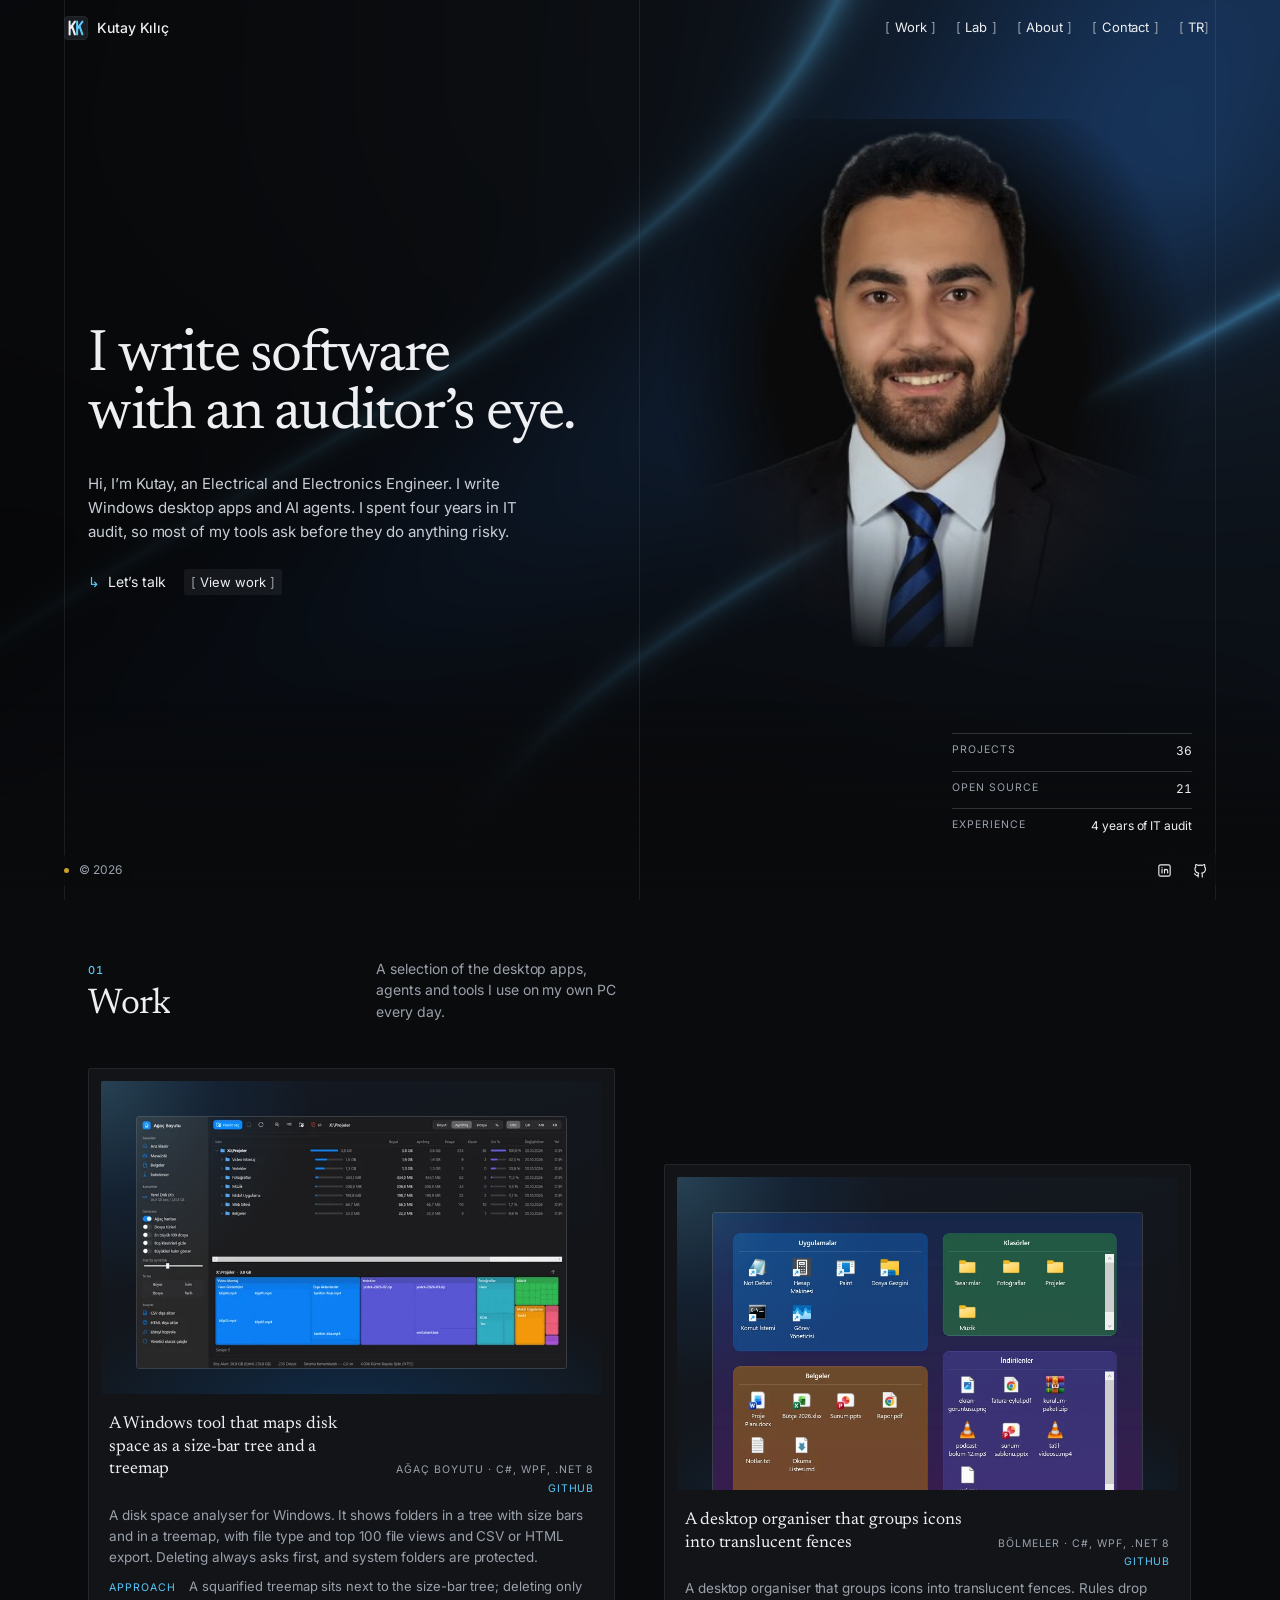
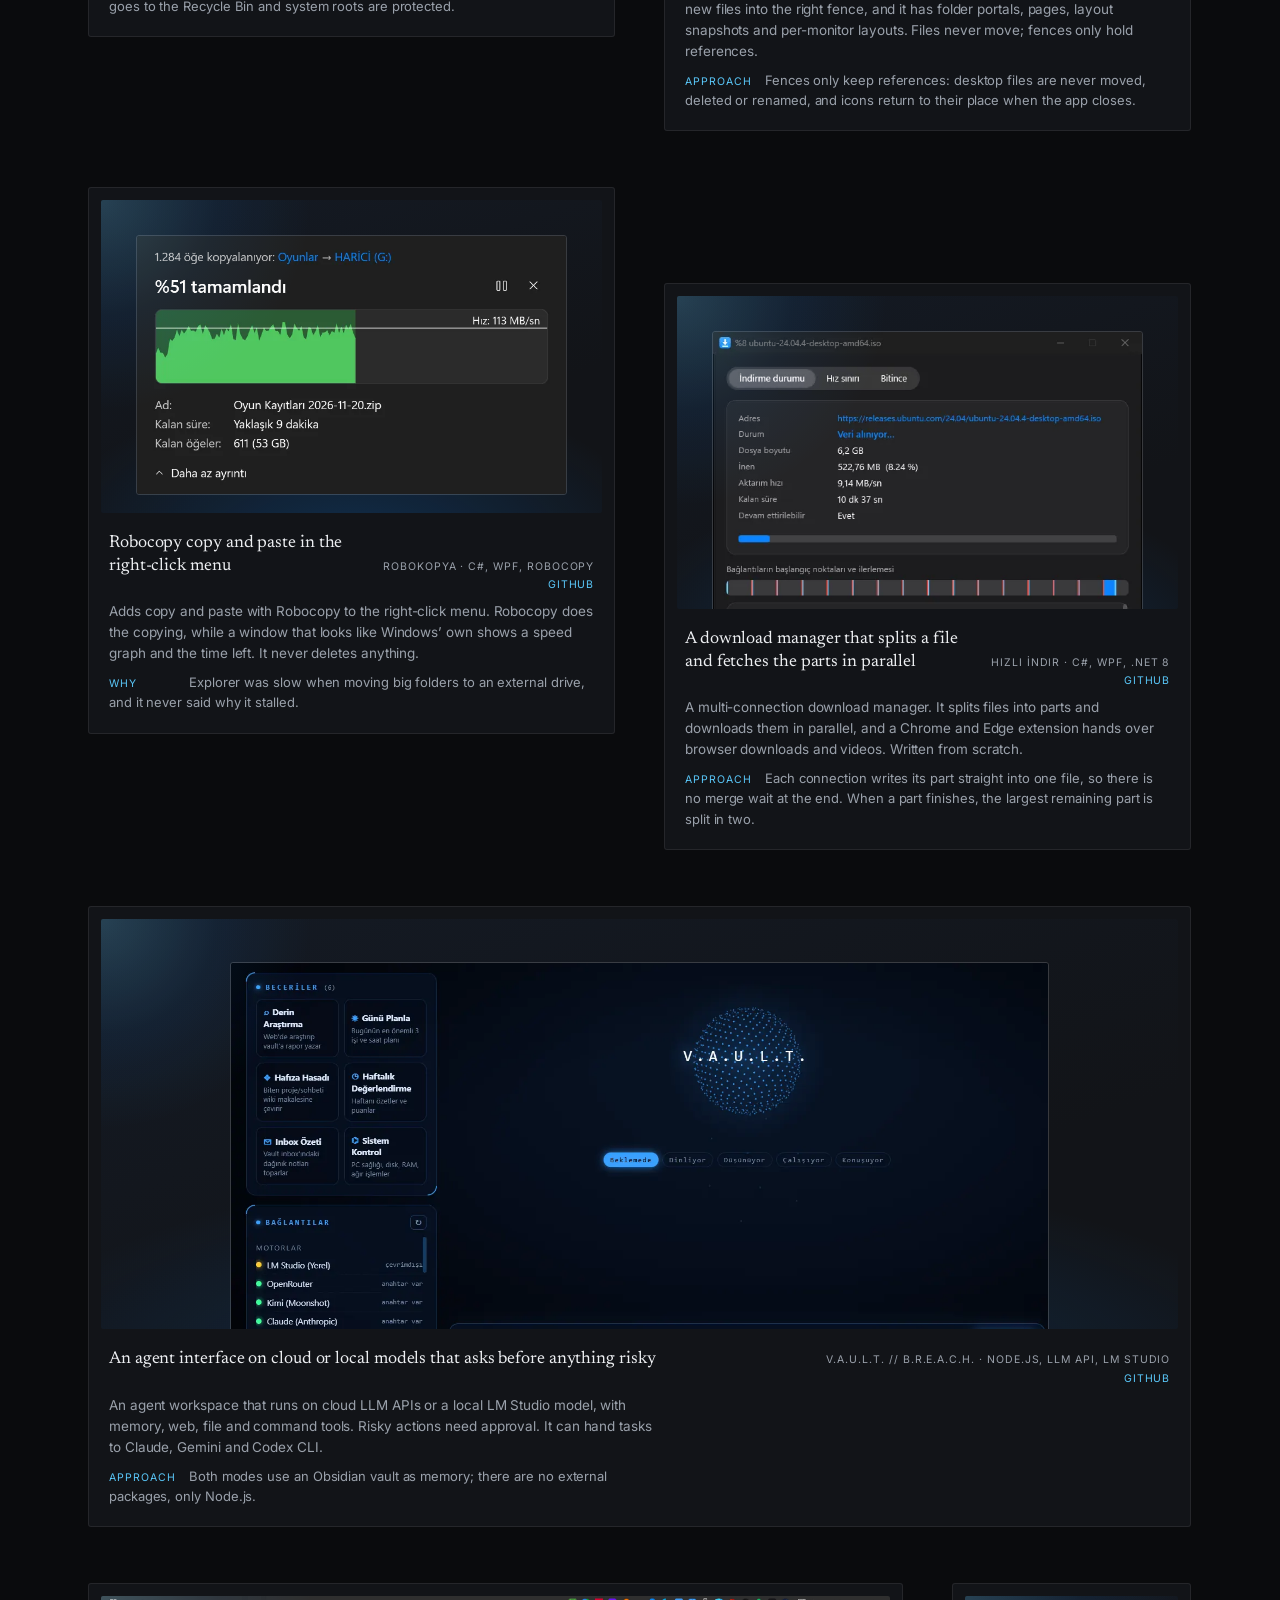
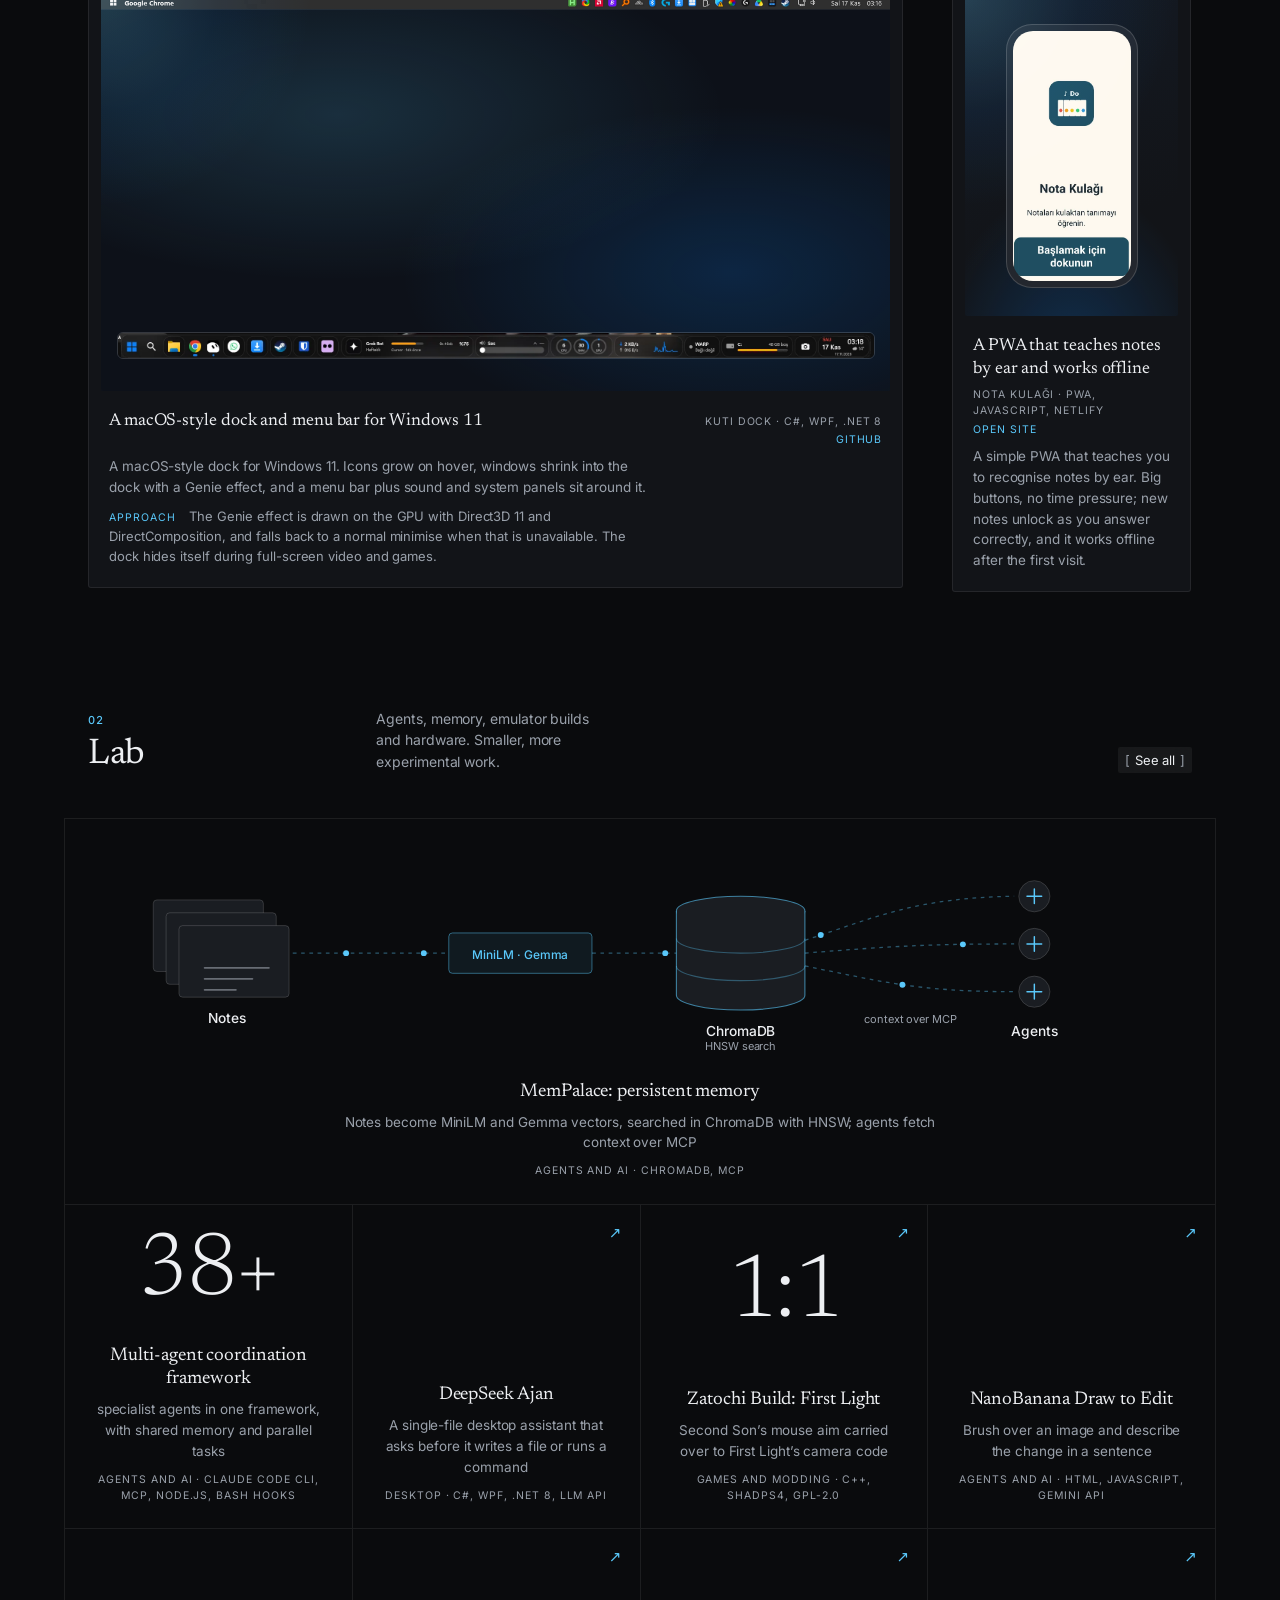
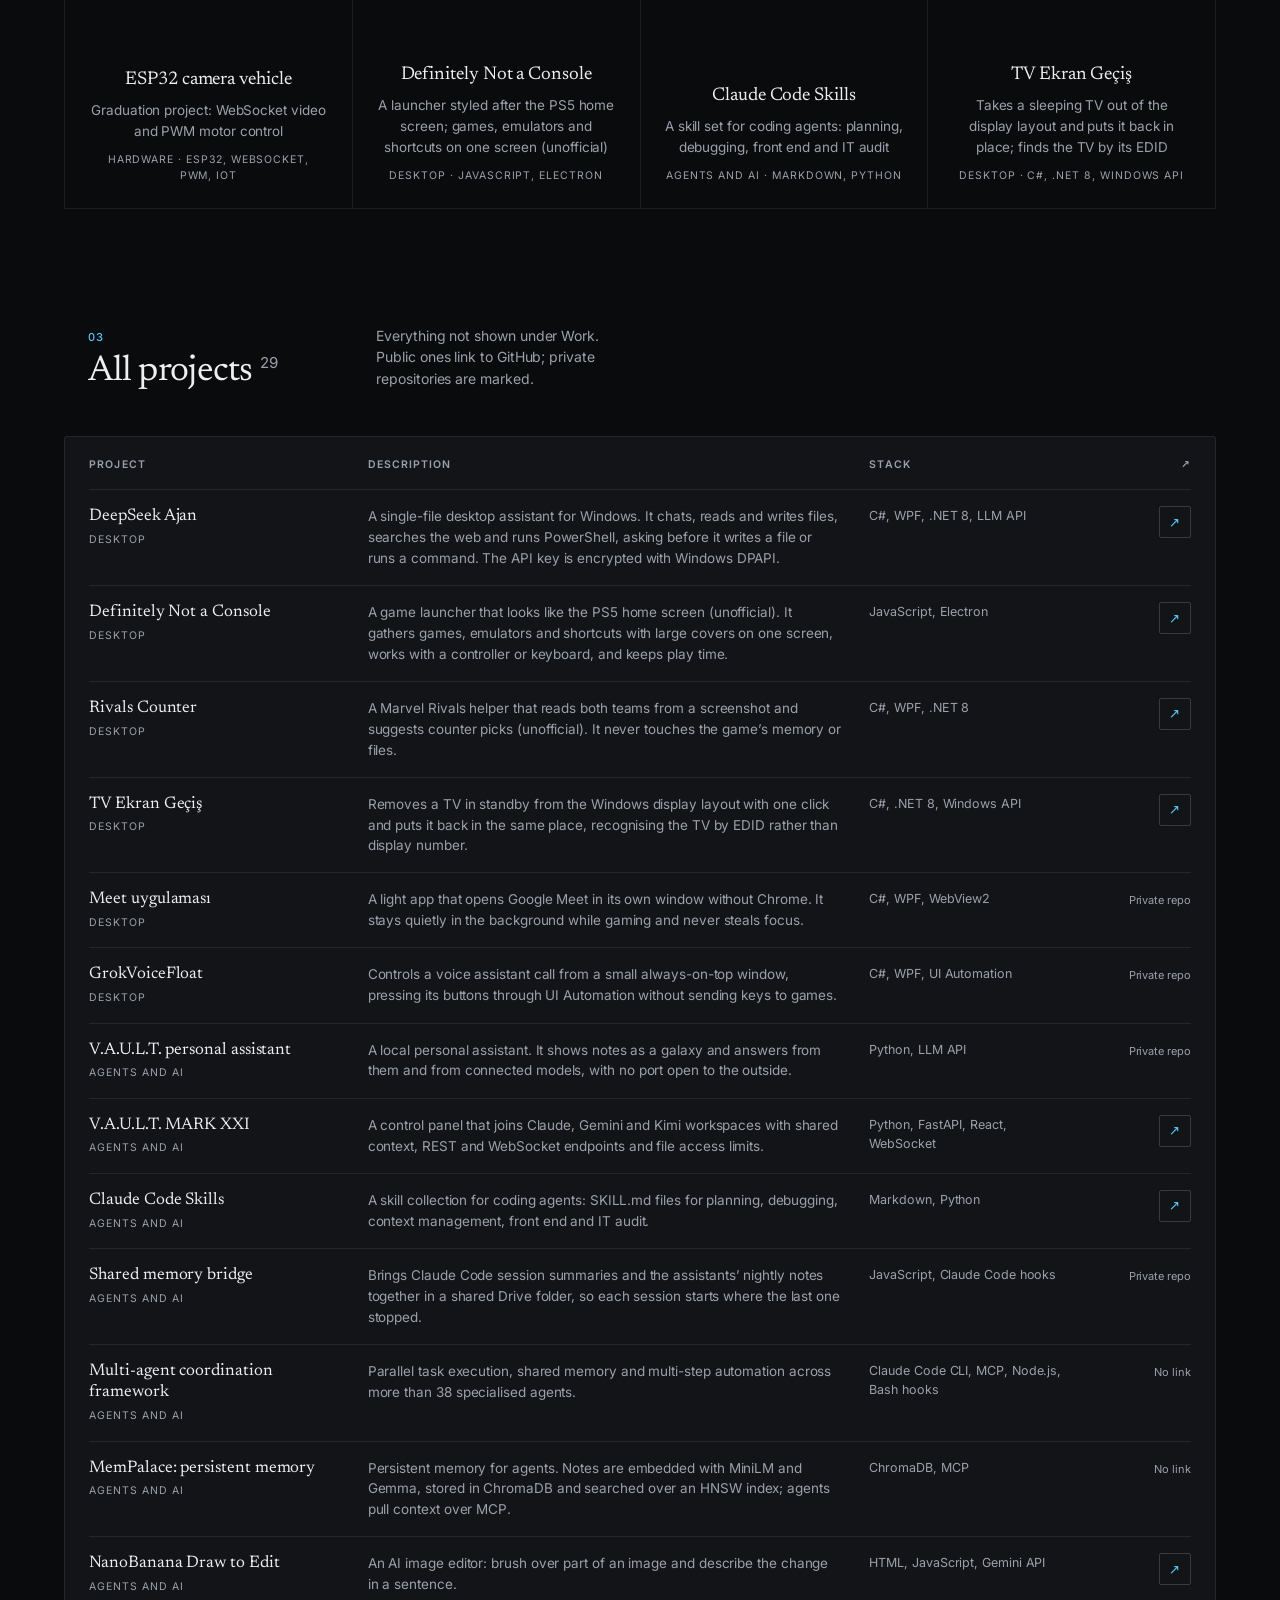
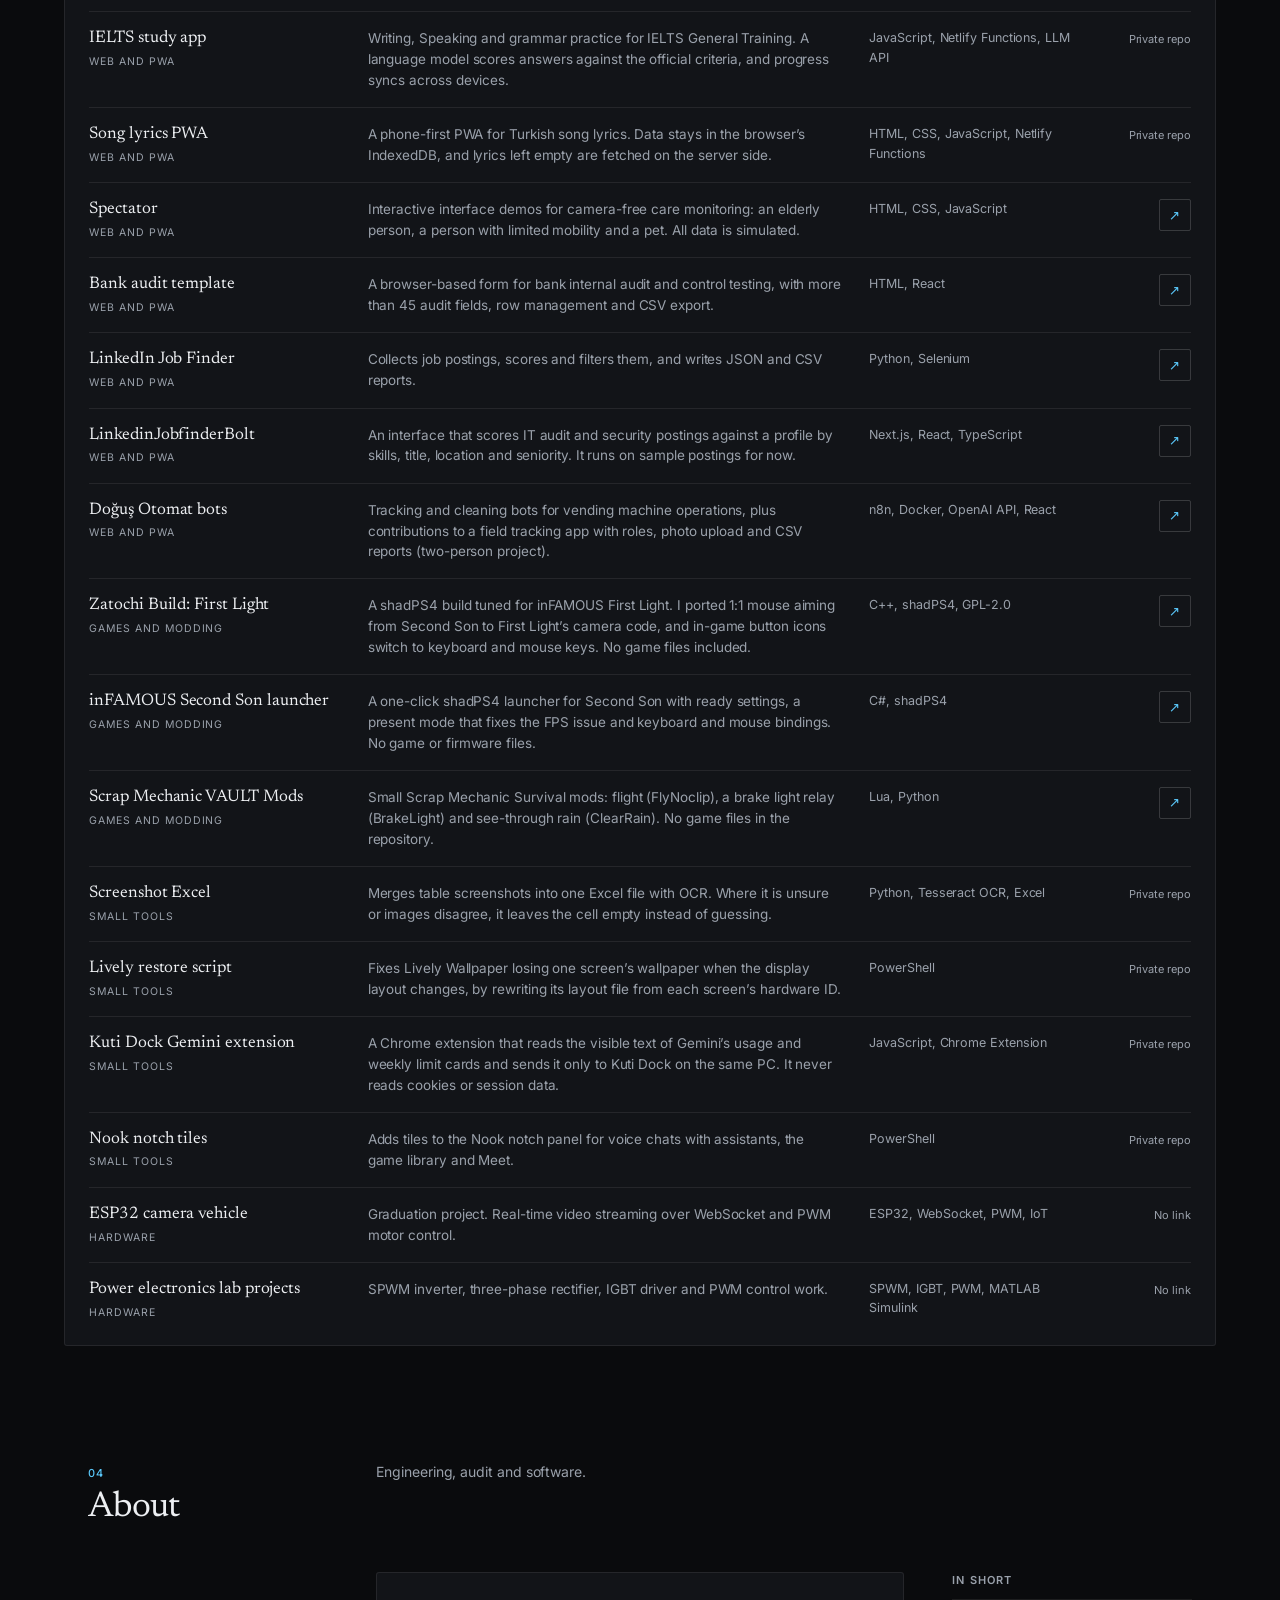
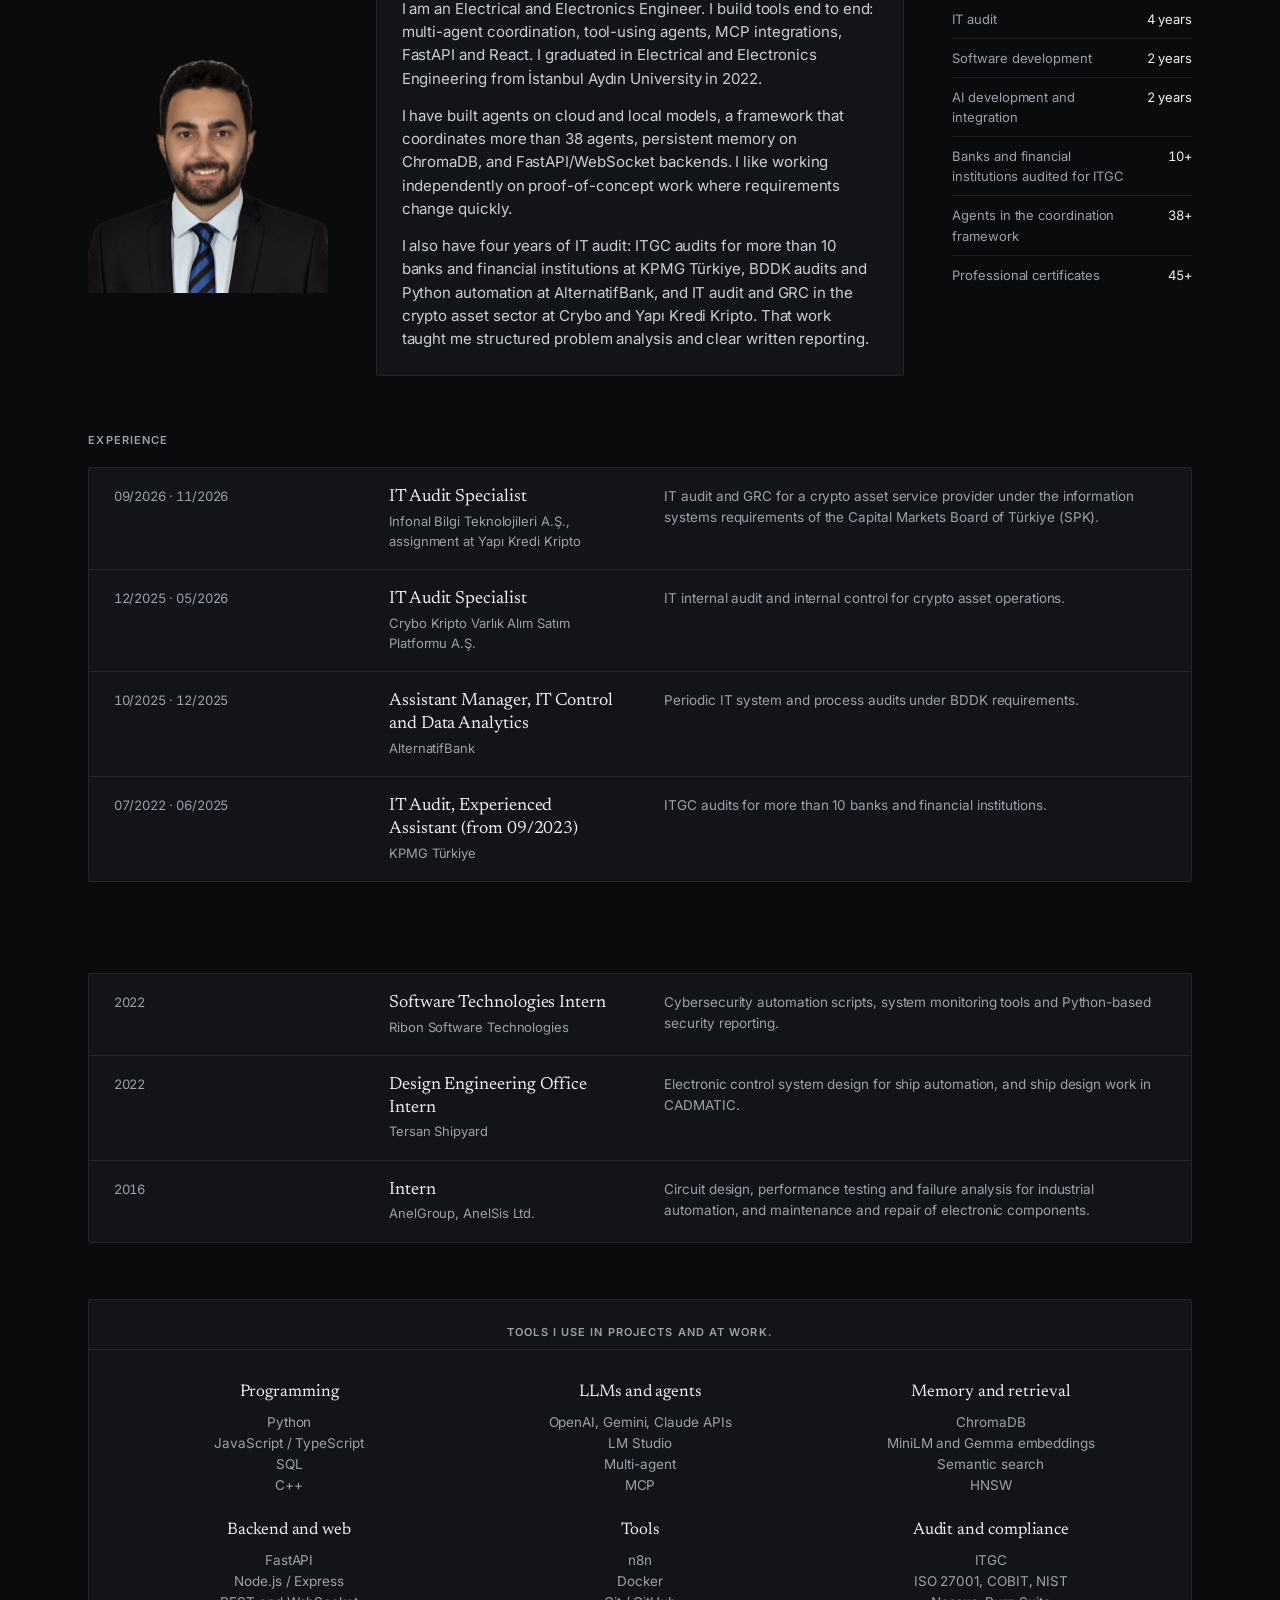
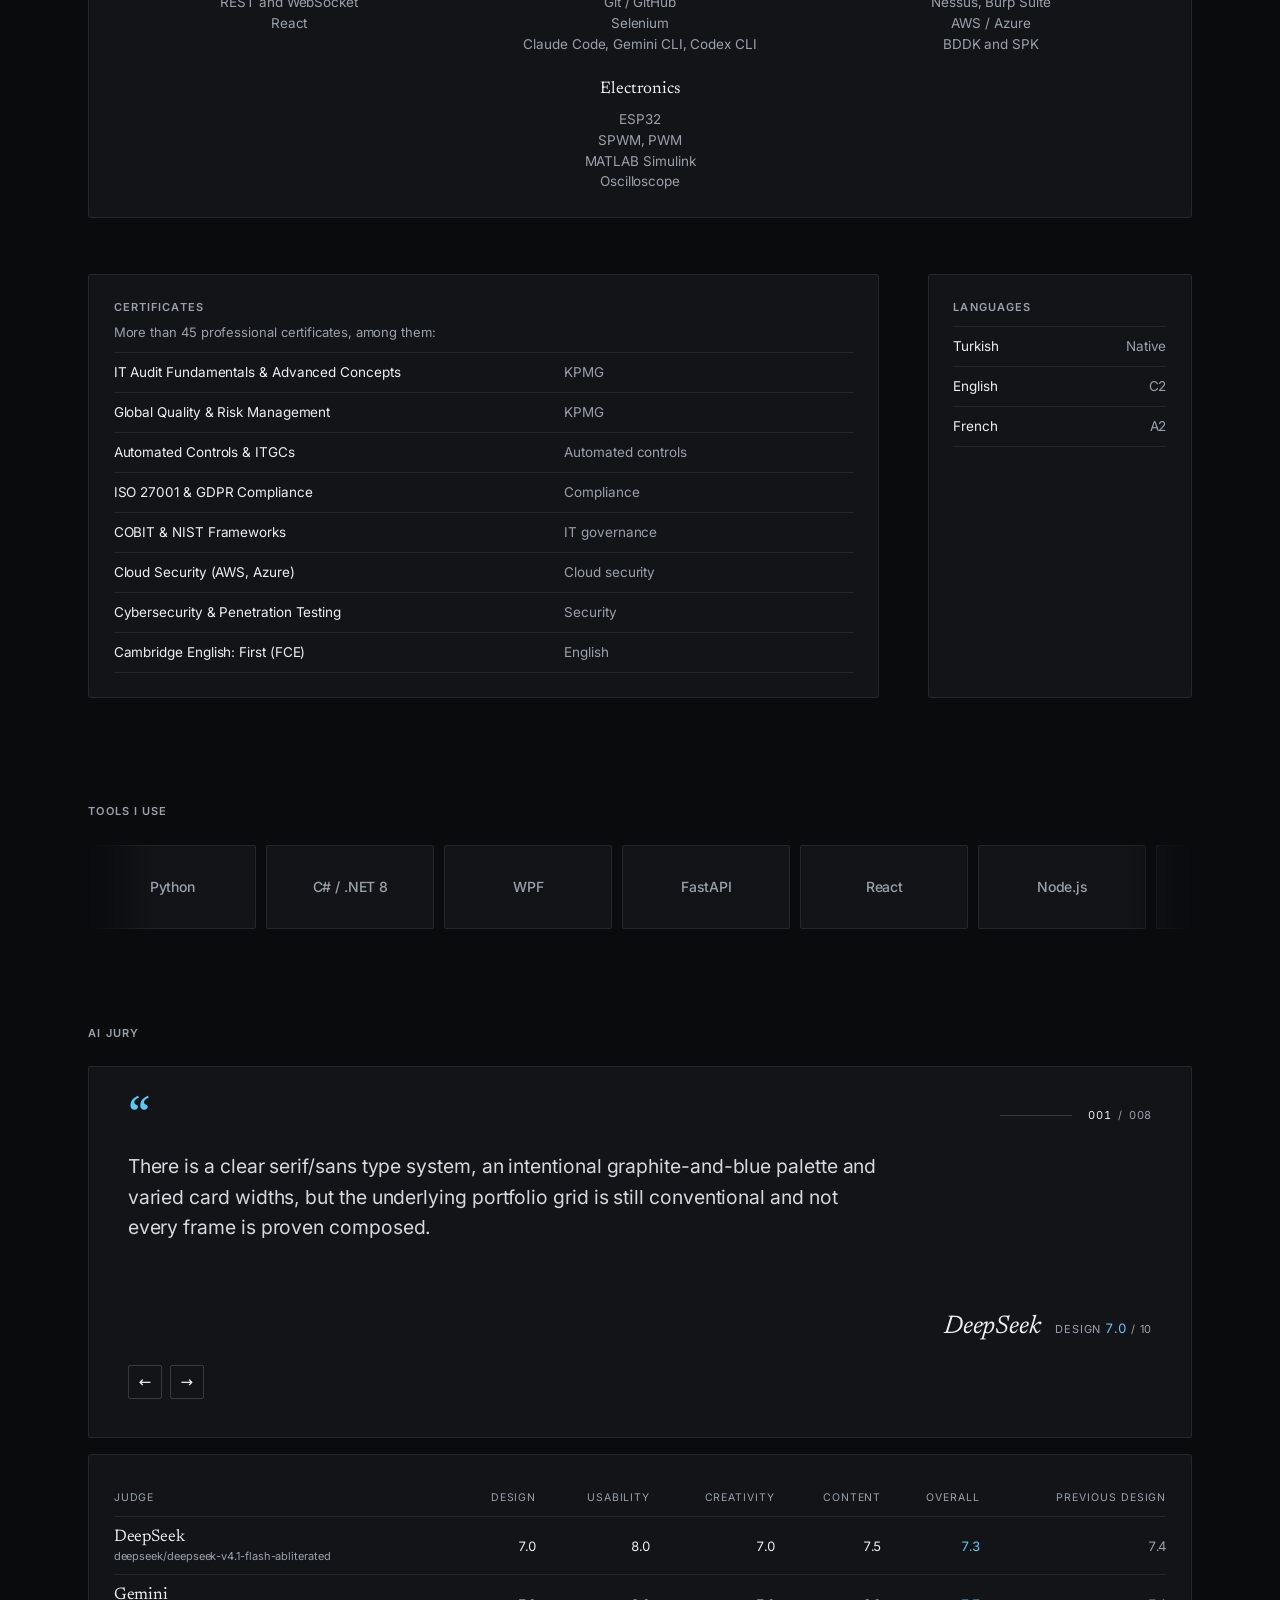
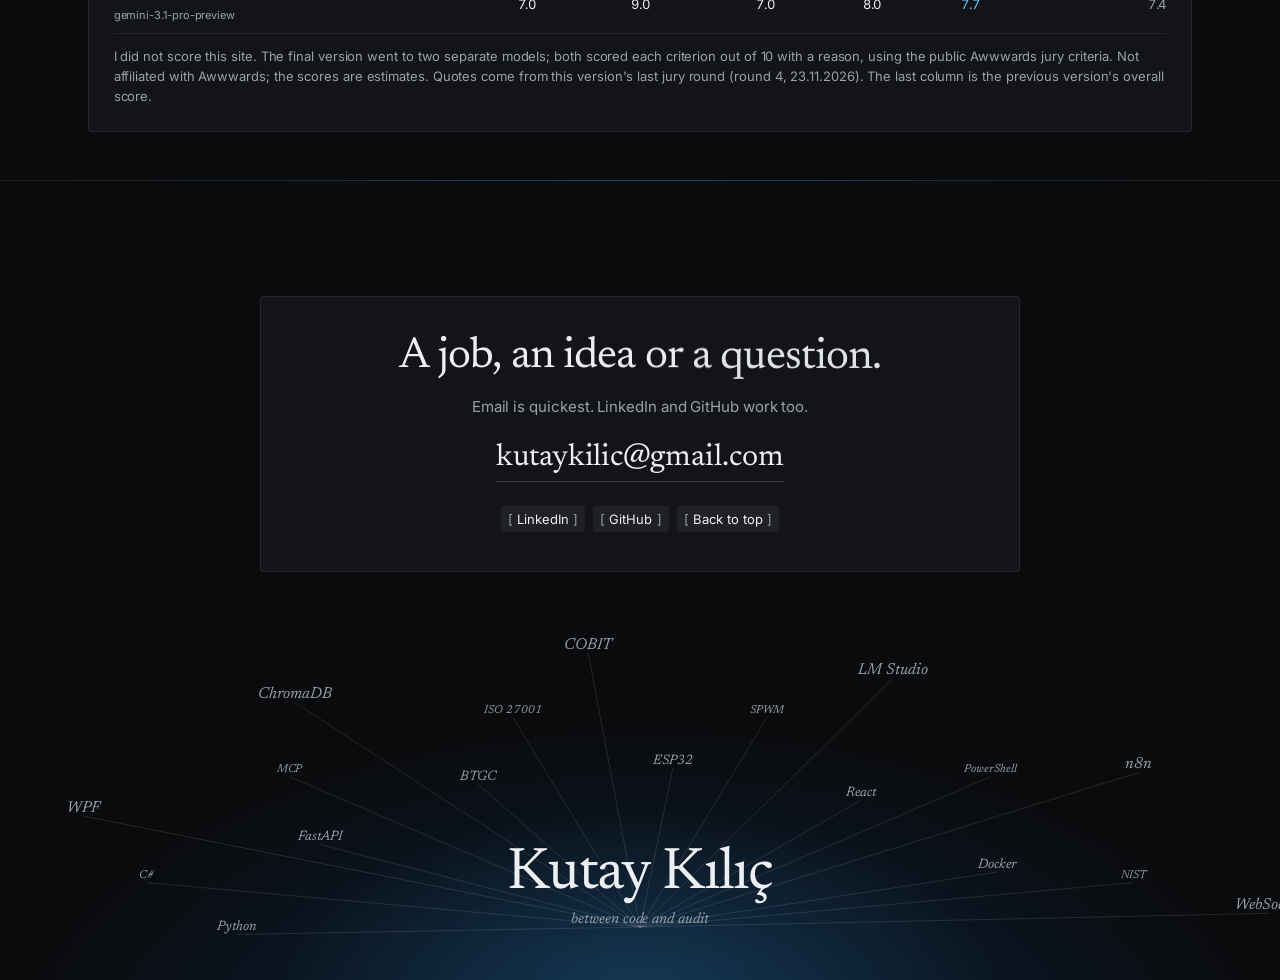
<file: en.html>
<!DOCTYPE html>
<html lang="en">
<head>
<meta charset="UTF-8">
<meta name="viewport" content="width=device-width, initial-scale=1, viewport-fit=cover">
<title>Kutay Kılıç | AI Development and IT Audit</title>
<meta name="description" content="Kutay Kılıç, Electrical and Electronics Engineer. AI development and integration, multi-agent tools, Python and FastAPI, and four years of IT audit.">
<meta name="author" content="Kutay Kılıç">
<meta name="color-scheme" content="dark">
<meta name="theme-color" content="#0a0b0d">
<link rel="canonical" href="https://kutaykilicai.github.io/Kutay-portfolio.github.io/en.html">
<link rel="alternate" hreflang="tr" href="https://kutaykilicai.github.io/Kutay-portfolio.github.io/">
<link rel="alternate" hreflang="en" href="https://kutaykilicai.github.io/Kutay-portfolio.github.io/en.html">
<link rel="alternate" hreflang="x-default" href="https://kutaykilicai.github.io/Kutay-portfolio.github.io/">
<meta property="og:type" content="profile">
<meta property="og:title" content="Kutay Kılıç | AI Development and IT Audit">
<meta property="og:description" content="Kutay Kılıç, Electrical and Electronics Engineer. AI development and integration, multi-agent tools, Python and FastAPI, and four years of IT audit.">
<meta property="og:url" content="https://kutaykilicai.github.io/Kutay-portfolio.github.io/en.html">
<meta property="og:image" content="https://kutaykilicai.github.io/Kutay-portfolio.github.io/og.png">
<meta property="og:image:width" content="1200">
<meta property="og:image:height" content="630">
<meta property="og:image:alt" content="Kutay Kılıç | AI Development and IT Audit">
<meta property="og:locale" content="en_GB">
<meta name="twitter:card" content="summary_large_image">
<meta name="twitter:title" content="Kutay Kılıç | AI Development and IT Audit">
<meta name="twitter:description" content="Kutay Kılıç, Electrical and Electronics Engineer. AI development and integration, multi-agent tools, Python and FastAPI, and four years of IT audit.">
<meta name="twitter:image" content="https://kutaykilicai.github.io/Kutay-portfolio.github.io/og.png">
<link rel="icon" href="favicon.svg" type="image/svg+xml">
<link rel="apple-touch-icon" href="apple-touch-icon.png">
<link rel="preload" href="fonts/newsreader-latin-wght-normal.woff2" as="font" type="font/woff2" crossorigin>
<link rel="preload" href="fonts/newsreader-latin-ext-wght-normal.woff2" as="font" type="font/woff2" crossorigin>
<link rel="stylesheet" href="style.css">
<script type="application/ld+json">{"@context": "https://schema.org", "@type": "Person", "name": "Kutay Kılıç", "url": "https://kutaykilicai.github.io/Kutay-portfolio.github.io/", "image": "https://kutaykilicai.github.io/Kutay-portfolio.github.io/profile.jpg", "jobTitle": "Electrical and Electronics Engineer", "sameAs": ["https://www.linkedin.com/in/kutay-kilicc", "https://github.com/kutaykilicai"], "alumniOf": "İstanbul Aydın Üniversitesi", "description": "Kutay Kılıç, Electrical and Electronics Engineer. AI development and integration, multi-agent tools, Python and FastAPI, and four years of IT audit."}</script>
<script>document.documentElement.classList.add('js');if(!matchMedia('(prefers-reduced-motion: reduce)').matches)document.documentElement.classList.add('mo')</script>
</head>
<body>
<a class="skip" href="#main">Skip to content</a>
<div class="grid-lines" aria-hidden="true"></div>
<header class="nav">
  <a class="brand" href="#top"><svg class="logo" viewBox="0 0 64 64" aria-hidden="true" focusable="false"><rect width="64" height="64" rx="14"/><g fill="none" stroke-linecap="round" stroke-linejoin="round" stroke-width="5.5"><path class="k1" d="M15 15v34M15 35 29 15M21.5 27 29 49"/><path class="k2" d="M35 15v34M35 35 49 15M41.5 27 49 49"/></g></svg><span>Kutay Kılıç</span></a>
  <nav aria-label="Menu"><ul class="nav-l"><li><a class="nl" href="#work" data-sec="work"><span class="bk" aria-hidden="true">[</span>Work<span class="bk" aria-hidden="true">]</span></a></li><li><a class="nl" href="#lab" data-sec="lab"><span class="bk" aria-hidden="true">[</span>Lab<span class="bk" aria-hidden="true">]</span></a></li><li><a class="nl" href="#about" data-sec="about"><span class="bk" aria-hidden="true">[</span>About<span class="bk" aria-hidden="true">]</span></a></li><li><a class="nl" href="#contact" data-sec="contact"><span class="bk" aria-hidden="true">[</span>Contact<span class="bk" aria-hidden="true">]</span></a></li><li><a class="nl" href="index.html" hreflang="tr" lang="tr"><span class="bk" aria-hidden="true">[</span>TR<span class="bk" aria-hidden="true">]</span><span class="sr"> Türkçe sürüm</span></a></li></ul></nav>
</header>
<p class="corner c-l"><span class="gold-dot" aria-hidden="true"></span>© 2026</p>
<p class="corner c-r"><a href="https://www.linkedin.com/in/kutay-kilicc" rel="noopener" aria-label="LinkedIn"><svg class="ic" viewBox="0 0 24 24" aria-hidden="true" focusable="false"><rect x="4" y="4" width="16" height="16" rx="2.5"/><path d="M8.5 10.5v5M8.5 8v.01M12 15.5v-5M12 13c0-1.5 1-2.5 2.2-2.5s2.3.8 2.3 2.5v2.5"/></svg></a><a href="https://github.com/kutaykilicai" rel="noopener" aria-label="GitHub"><svg class="ic" viewBox="0 0 24 24" aria-hidden="true" focusable="false"><path d="M9 19c-4 1.3-4-2-5.5-2.5M14.5 21v-3.2a2.8 2.8 0 0 0-.8-2.2c2.6-.3 5.3-1.3 5.3-5.8a4.5 4.5 0 0 0-1.2-3.1 4.2 4.2 0 0 0-.1-3.1s-1-.3-3.2 1.2a11 11 0 0 0-5.8 0C6.5 3.3 5.5 3.6 5.5 3.6a4.2 4.2 0 0 0-.1 3.1 4.5 4.5 0 0 0-1.2 3.1c0 4.5 2.7 5.5 5.3 5.8a2.8 2.8 0 0 0-.8 2.2V21"/></svg></a></p>
<main id="main">
  <section id="top" class="hero" aria-labelledby="hero-h">
    <canvas class="silk" aria-hidden="true"></canvas>
    <figure class="hero-por"><img src="img/portre-800.jpg" srcset="img/portre-480.jpg 480w, img/portre-800.jpg 800w" sizes="(max-width: 960px) 60vw, 34vw" width="800" height="800" alt="Portrait of Kutay Kılıç" fetchpriority="high" decoding="async"></figure>
    <div class="hero-in">
      <h1 id="hero-h"><span class="h1-l"><span>I write software</span></span> <span class="h1-l"><span>with an auditor’s eye.</span></span></h1>
      <p class="bio">Hi, I’m Kutay, an Electrical and Electronics Engineer. I write Windows desktop apps and AI agents. I spent four years in IT audit, so most of my tools ask before they do anything risky.</p>
      <div class="cta">
        <a class="talk" href="mailto:kutaykilic@gmail.com" data-ask><span class="talk-a" aria-hidden="true">↳</span>Let’s talk</a>
        <a class="chip" href="#work"><span class="bk" aria-hidden="true">[</span>View work<span class="bk" aria-hidden="true">]</span></a>
      </div>
    </div>
    <dl class="hero-meta">
      <div><dt>Projects</dt><dd class="num">36</dd></div>
      <div><dt>open source</dt><dd class="num">21</dd></div>
      <div><dt>Experience</dt><dd>4 years of IT audit</dd></div>
    </dl>
  </section>

  <section id="work" class="sec" aria-labelledby="work-h">
    <div class="sh rv"><h2 id="work-h"><span class="sh-n" aria-hidden="true">01</span>Work</h2><p>A selection of the desktop apps, agents and tools I use on my own PC every day.</p></div>
    <ul class="works"><li class="wk rv "><article><div class="wk-stage"><span class="glow" aria-hidden="true"></span><span class="scan" aria-hidden="true"></span><img src="img/agac-boyutu-1384.webp" srcset="img/agac-boyutu-700.webp 700w, img/agac-boyutu-1384.webp 1384w" sizes="(max-width: 760px) 90vw, 44vw" width="1384" height="811" alt="Ağaç Boyutu: favourites and drives on the left, a folder tree with size bars, a coloured treemap below" loading="lazy" decoding="async"></div><div class="wk-cap"><h3 class="wk-t"><a class="wk-link" href="https://github.com/kutaykilicai/agac-boyutu" rel="noopener">A Windows tool that maps disk space as a size-bar tree and a treemap<span class="wk-arr" aria-hidden="true">↗</span></a></h3><p class="wk-m"><span>Ağaç Boyutu · C#, WPF, .NET 8</span><span class="wk-tag">GitHub</span></p></div><p class="wk-d">A disk space analyser for Windows. It shows folders in a tree with size bars and in a treemap, with file type and top 100 file views and CSV or HTML export. Deleting always asks first, and system folders are protected.</p><p class="wk-x"><span>Approach</span>A squarified treemap sits next to the size-bar tree; deleting only goes to the Recycle Bin and system roots are protected.</p></article></li><li class="wk rv "><article><div class="wk-stage"><span class="glow" aria-hidden="true"></span><span class="scan" aria-hidden="true"></span><img src="img/bolmeler-840.webp" width="840" height="620" alt="Bölmeler: four coloured fences on the desktop named Apps, Folders, Documents and Downloads" loading="lazy" decoding="async"></div><div class="wk-cap"><h3 class="wk-t"><a class="wk-link" href="https://github.com/kutaykilicai/bolmeler" rel="noopener">A desktop organiser that groups icons into translucent fences<span class="wk-arr" aria-hidden="true">↗</span></a></h3><p class="wk-m"><span>Bölmeler · C#, WPF, .NET 8</span><span class="wk-tag">GitHub</span></p></div><p class="wk-d">A desktop organiser that groups icons into translucent fences. Rules drop new files into the right fence, and it has folder portals, pages, layout snapshots and per-monitor layouts. Files never move; fences only hold references.</p><p class="wk-x"><span>Approach</span>Fences only keep references: desktop files are never moved, deleted or renamed, and icons return to their place when the app closes.</p></article></li><li class="wk rv "><article><div class="wk-stage"><span class="glow" aria-hidden="true"></span><span class="scan" aria-hidden="true"></span><img src="img/robokopya-720.webp" width="720" height="432" alt="RoboKopya progress window: 51 percent done, a speed graph and the time left" loading="lazy" decoding="async"></div><div class="wk-cap"><h3 class="wk-t"><a class="wk-link" href="https://github.com/kutaykilicai/robokopya" rel="noopener">Robocopy copy and paste in the right-click menu<span class="wk-arr" aria-hidden="true">↗</span></a></h3><p class="wk-m"><span>RoboKopya · C#, WPF, Robocopy</span><span class="wk-tag">GitHub</span></p></div><p class="wk-d">Adds copy and paste with Robocopy to the right-click menu. Robocopy does the copying, while a window that looks like Windows’ own shows a speed graph and the time left. It never deletes anything.</p><p class="wk-x"><span>Why</span>Explorer was slow when moving big folders to an external drive, and it never said why it stalled.</p></article></li><li class="wk rv "><article><div class="wk-stage"><span class="glow" aria-hidden="true"></span><span class="scan" aria-hidden="true"></span><img src="img/hizli-indir-606.webp" width="606" height="665" alt="Hızlı İndir progress window: file details, transfer speed and a strip showing the part each connection downloads" loading="lazy" decoding="async"></div><div class="wk-cap"><h3 class="wk-t"><a class="wk-link" href="https://github.com/kutaykilicai/hizli-indir" rel="noopener">A download manager that splits a file and fetches the parts in parallel<span class="wk-arr" aria-hidden="true">↗</span></a></h3><p class="wk-m"><span>Hızlı İndir · C#, WPF, .NET 8</span><span class="wk-tag">GitHub</span></p></div><p class="wk-d">A multi-connection download manager. It splits files into parts and downloads them in parallel, and a Chrome and Edge extension hands over browser downloads and videos. Written from scratch.</p><p class="wk-x"><span>Approach</span>Each connection writes its part straight into one file, so there is no merge wait at the end. When a part finishes, the largest remaining part is split in two.</p></article></li><li class="wk rv wide"><article><div class="wk-stage"><span class="glow" aria-hidden="true"></span><span class="scan" aria-hidden="true"></span><img src="img/vault-panel-1500.webp" srcset="img/vault-panel-750.webp 750w, img/vault-panel-1500.webp 1500w" sizes="(max-width: 760px) 90vw, 76vw" width="1500" height="755" alt="The V.A.U.L.T. panel: task cards on the left, a dot sphere in the middle, a prompt at the bottom" loading="lazy" decoding="async"></div><div class="wk-cap"><h3 class="wk-t"><a class="wk-link" href="https://github.com/kutaykilicai/vault-breach" rel="noopener">An agent interface on cloud or local models that asks before anything risky<span class="wk-arr" aria-hidden="true">↗</span></a></h3><p class="wk-m"><span>V.A.U.L.T. // B.R.E.A.C.H. · Node.js, LLM API, LM Studio</span><span class="wk-tag">GitHub</span></p></div><p class="wk-d">An agent workspace that runs on cloud LLM APIs or a local LM Studio model, with memory, web, file and command tools. Risky actions need approval. It can hand tasks to Claude, Gemini and Codex CLI.</p><p class="wk-x"><span>Approach</span>Both modes use an Obsidian vault as memory; there are no external packages, only Node.js.</p></article></li><li class="wk rv dockc"><article><div class="wk-stage"><span class="glow" aria-hidden="true"></span><span class="scan" aria-hidden="true"></span><div class="desk" aria-hidden="true"></div><img class="menu" src="img/kuti-menu-3080.webp" width="3080" height="52" alt="" loading="lazy" decoding="async"><img class="dock" src="img/kuti-dock-2000.webp" width="2000" height="66" alt="The Kuti Dock bar: app icons, a usage card, CPU and RAM gauges, disk and clock" loading="lazy" decoding="async"></div><div class="wk-cap"><h3 class="wk-t"><a class="wk-link" href="https://github.com/kutaykilicai/kuti-dock" rel="noopener">A macOS-style dock and menu bar for Windows 11<span class="wk-arr" aria-hidden="true">↗</span></a></h3><p class="wk-m"><span>Kuti Dock · C#, WPF, .NET 8</span><span class="wk-tag">GitHub</span></p></div><p class="wk-d">A macOS-style dock for Windows 11. Icons grow on hover, windows shrink into the dock with a Genie effect, and a menu bar plus sound and system panels sit around it.</p><p class="wk-x"><span>Approach</span>The Genie effect is drawn on the GPU with Direct3D 11 and DirectComposition, and falls back to a normal minimise when that is unavailable. The dock hides itself during full-screen video and games.</p></article></li><li class="wk rv phonec"><article><div class="wk-stage"><span class="glow" aria-hidden="true"></span><span class="scan" aria-hidden="true"></span><div class="phone"><img src="img/nota-kulagi-390.webp" width="390" height="780" alt="Nota Kulağı start screen: a note keys icon and a Tap to start button" loading="lazy" decoding="async"></div></div><div class="wk-cap"><h3 class="wk-t"><a class="wk-link" href="https://nota-kulagi.netlify.app/" rel="noopener">A PWA that teaches notes by ear and works offline<span class="wk-arr" aria-hidden="true">↗</span></a></h3><p class="wk-m"><span>Nota Kulağı · PWA, JavaScript, Netlify</span><span class="wk-tag">Open site</span></p></div><p class="wk-d">A simple PWA that teaches you to recognise notes by ear. Big buttons, no time pressure; new notes unlock as you answer correctly, and it works offline after the first visit.</p></article></li></ul>
  </section>

  <section id="lab" class="sec" aria-labelledby="lab-h">
    <div class="sh rv"><h2 id="lab-h"><span class="sh-n" aria-hidden="true">02</span>Lab</h2><p>Agents, memory, emulator builds and hardware. Smaller, more experimental work.</p><p class="sh-act"><a class="chip" href="#all"><span class="bk" aria-hidden="true">[</span>See all<span class="bk" aria-hidden="true">]</span></a></p></div>
    <ul class="bento"><li class="tile rv t4"><div class="t-vis"><svg class="mem" viewBox="0 0 1200 230" role="img" aria-label="Notes are embedded and stored in ChromaDB; agents recall the context they need over MCP." focusable="false"><g class="mm-paths"><path id="mm-a" d="M222 120 C300 120 320 120 392 120"/><path id="mm-b" d="M548 120 C590 120 600 120 640 120"/><path id="mm-c" d="M780 106 C860 80 900 60 1008 58"/><path id="mm-d" d="M780 120 C880 112 920 110 1008 110"/><path id="mm-e" d="M780 134 C860 150 900 162 1008 162"/></g><rect x="70" y="62" width="120" height="78" rx="4" class="mm-note"/><rect x="84" y="76" width="120" height="78" rx="4" class="mm-note"/><rect x="98" y="90" width="120" height="78" rx="4" class="mm-note"/><line x1="126" y1="136" x2="196" y2="136" class="mm-txt"/><line x1="126" y1="148" x2="178" y2="148" class="mm-txt"/><line x1="126" y1="160" x2="160" y2="160" class="mm-txt"/><text x="150" y="196" class="mm-l">Notes</text><rect x="392" y="98" width="156" height="44" rx="4" class="mm-chip"/><text x="470" y="126" class="mm-c">MiniLM · Gemma</text><g class="mm-db"><ellipse cx="710" cy="74" rx="70" ry="16"/><path d="M640 74 v92 a70 16 0 0 0 140 0 v-92"/><path d="M640 104 a70 16 0 0 0 140 0 M640 134 a70 16 0 0 0 140 0" class="mm-ring"/></g><text x="710" y="210" class="mm-l">ChromaDB</text><text x="710" y="226" class="mm-s">HNSW search</text><g class="mm-agent"><circle cx="1030" cy="58" r="17"/><path d="M1022 58 h16 M1030 50 v16" /></g><g class="mm-agent"><circle cx="1030" cy="110" r="17"/><path d="M1022 110 h16 M1030 102 v16" /></g><g class="mm-agent"><circle cx="1030" cy="162" r="17"/><path d="M1022 162 h16 M1030 154 v16" /></g><text x="1030" y="210" class="mm-l">Agents</text><text x="895" y="196" class="mm-s">context over MCP</text><circle r="3.2" class="mm-dot"><animateMotion dur="2.4s" begin="0s" repeatCount="indefinite"><mpath href="#mm-a"/></animateMotion></circle><circle r="3.2" class="mm-dot"><animateMotion dur="2.4s" begin="1.2s" repeatCount="indefinite"><mpath href="#mm-a"/></animateMotion></circle><circle r="3.2" class="mm-dot"><animateMotion dur="1.4s" begin="0.6s" repeatCount="indefinite"><mpath href="#mm-b"/></animateMotion></circle><circle r="3.2" class="mm-dot"><animateMotion dur="2.8s" begin="0.2s" repeatCount="indefinite"><mpath href="#mm-c"/></animateMotion></circle><circle r="3.2" class="mm-dot"><animateMotion dur="2.8s" begin="1.1s" repeatCount="indefinite"><mpath href="#mm-d"/></animateMotion></circle><circle r="3.2" class="mm-dot"><animateMotion dur="2.8s" begin="1.9s" repeatCount="indefinite"><mpath href="#mm-e"/></animateMotion></circle></svg></div><div class="t-txt"><h3 class="t-n"><span>MemPalace: persistent memory</span></h3><p class="t-d">Notes become MiniLM and Gemma vectors, searched in ChromaDB with HNSW; agents fetch context over MCP</p><p class="t-s">Agents and AI · ChromaDB, MCP</p></div></li><li class="tile rv t1"><div class="t-vis"><p class="t-big" aria-hidden="true">38+</p></div><div class="t-txt"><h3 class="t-n"><span>Multi-agent coordination framework</span></h3><p class="t-d">specialist agents in one framework, with shared memory and parallel tasks</p><p class="t-s">Agents and AI · Claude Code CLI, MCP, Node.js, Bash hooks</p></div></li><li class="tile rv t1"><div class="t-vis"></div><div class="t-txt"><h3 class="t-n"><a class="t-link" href="https://github.com/kutaykilicai/deepseek-ajan" rel="noopener">DeepSeek Ajan<span class="sr"> (GitHub)</span></a></h3><p class="t-d">A single-file desktop assistant that asks before it writes a file or runs a command</p><p class="t-s">Desktop · C#, WPF, .NET 8, LLM API</p></div><span class="t-arr" aria-hidden="true">↗</span></li><li class="tile rv t1"><div class="t-vis"><p class="t-big" aria-hidden="true">1:1</p></div><div class="t-txt"><h3 class="t-n"><a class="t-link" href="https://github.com/kutaykilicai/zatochi-build-first-light" rel="noopener">Zatochi Build: First Light<span class="sr"> (GitHub)</span></a></h3><p class="t-d">Second Son’s mouse aim carried over to First Light’s camera code</p><p class="t-s">Games and modding · C++, shadPS4, GPL-2.0</p></div><span class="t-arr" aria-hidden="true">↗</span></li><li class="tile rv t1"><div class="t-vis"></div><div class="t-txt"><h3 class="t-n"><a class="t-link" href="https://github.com/kutaykilicai/NanoBanana-Draw-to-Edit" rel="noopener">NanoBanana Draw to Edit<span class="sr"> (GitHub)</span></a></h3><p class="t-d">Brush over an image and describe the change in a sentence</p><p class="t-s">Agents and AI · HTML, JavaScript, Gemini API</p></div><span class="t-arr" aria-hidden="true">↗</span></li><li class="tile rv t1"><div class="t-vis"></div><div class="t-txt"><h3 class="t-n"><span>ESP32 camera vehicle</span></h3><p class="t-d">Graduation project: WebSocket video and PWM motor control</p><p class="t-s">Hardware · ESP32, WebSocket, PWM, IoT</p></div></li><li class="tile rv t1"><div class="t-vis"></div><div class="t-txt"><h3 class="t-n"><a class="t-link" href="https://github.com/kutaykilicai/definitely-not-a-console" rel="noopener">Definitely Not a Console<span class="sr"> (GitHub)</span></a></h3><p class="t-d">A launcher styled after the PS5 home screen; games, emulators and shortcuts on one screen (unofficial)</p><p class="t-s">Desktop · JavaScript, Electron</p></div><span class="t-arr" aria-hidden="true">↗</span></li><li class="tile rv t1"><div class="t-vis"></div><div class="t-txt"><h3 class="t-n"><a class="t-link" href="https://github.com/kutaykilicai/claude-code-skills" rel="noopener">Claude Code Skills<span class="sr"> (GitHub)</span></a></h3><p class="t-d">A skill set for coding agents: planning, debugging, front end and IT audit</p><p class="t-s">Agents and AI · Markdown, Python</p></div><span class="t-arr" aria-hidden="true">↗</span></li><li class="tile rv t1"><div class="t-vis"></div><div class="t-txt"><h3 class="t-n"><a class="t-link" href="https://github.com/kutaykilicai/tv-ekran-gecis" rel="noopener">TV Ekran Geçiş<span class="sr"> (GitHub)</span></a></h3><p class="t-d">Takes a sleeping TV out of the display layout and puts it back in place; finds the TV by its EDID</p><p class="t-s">Desktop · C#, .NET 8, Windows API</p></div><span class="t-arr" aria-hidden="true">↗</span></li></ul>
  </section>

  <section id="all" class="sec" aria-labelledby="all-h">
    <div class="sh rv"><h2 id="all-h"><span class="sh-n" aria-hidden="true">03</span>All projects <span class="num cnt">29</span></h2><p>Everything not shown under Work. Public ones link to GitHub; private repositories are marked.</p></div>
    <div class="pt-wrap rv"><table class="pt"><thead><tr><th scope="col">Project</th><th scope="col">Description</th><th scope="col" class="pt-s">Stack</th><th scope="col"><span class="sr">Link</span><span aria-hidden="true">↗</span></th></tr></thead><tbody><tr data-n="DeepSeek Ajan" data-c="Desktop" data-s="C#, WPF, .NET 8, LLM API"><th scope="row"><span class="pt-n">DeepSeek Ajan</span><span class="pt-c">Desktop</span></th><td class="pt-d">A single-file desktop assistant for Windows. It chats, reads and writes files, searches the web and runs PowerShell, asking before it writes a file or runs a command. The API key is encrypted with Windows DPAPI.</td><td class="pt-s">C#, WPF, .NET 8, LLM API</td><td class="pt-l"><a class="pt-go" href="https://github.com/kutaykilicai/deepseek-ajan" rel="noopener"><span class="sr">DeepSeek Ajan: GitHub</span><span aria-hidden="true">↗</span></a></td></tr><tr data-n="Definitely Not a Console" data-c="Desktop" data-s="JavaScript, Electron"><th scope="row"><span class="pt-n">Definitely Not a Console</span><span class="pt-c">Desktop</span></th><td class="pt-d">A game launcher that looks like the PS5 home screen (unofficial). It gathers games, emulators and shortcuts with large covers on one screen, works with a controller or keyboard, and keeps play time.</td><td class="pt-s">JavaScript, Electron</td><td class="pt-l"><a class="pt-go" href="https://github.com/kutaykilicai/definitely-not-a-console" rel="noopener"><span class="sr">Definitely Not a Console: GitHub</span><span aria-hidden="true">↗</span></a></td></tr><tr data-n="Rivals Counter" data-c="Desktop" data-s="C#, WPF, .NET 8"><th scope="row"><span class="pt-n">Rivals Counter</span><span class="pt-c">Desktop</span></th><td class="pt-d">A Marvel Rivals helper that reads both teams from a screenshot and suggests counter picks (unofficial). It never touches the game’s memory or files.</td><td class="pt-s">C#, WPF, .NET 8</td><td class="pt-l"><a class="pt-go" href="https://github.com/kutaykilicai/RivalsCounter" rel="noopener"><span class="sr">Rivals Counter: GitHub</span><span aria-hidden="true">↗</span></a></td></tr><tr data-n="TV Ekran Geçiş" data-c="Desktop" data-s="C#, .NET 8, Windows API"><th scope="row"><span class="pt-n">TV Ekran Geçiş</span><span class="pt-c">Desktop</span></th><td class="pt-d">Removes a TV in standby from the Windows display layout with one click and puts it back in the same place, recognising the TV by EDID rather than display number.</td><td class="pt-s">C#, .NET 8, Windows API</td><td class="pt-l"><a class="pt-go" href="https://github.com/kutaykilicai/tv-ekran-gecis" rel="noopener"><span class="sr">TV Ekran Geçiş: GitHub</span><span aria-hidden="true">↗</span></a></td></tr><tr data-n="Meet uygulaması" data-c="Desktop" data-s="C#, WPF, WebView2"><th scope="row"><span class="pt-n">Meet uygulaması</span><span class="pt-c">Desktop</span></th><td class="pt-d">A light app that opens Google Meet in its own window without Chrome. It stays quietly in the background while gaming and never steals focus.</td><td class="pt-s">C#, WPF, WebView2</td><td class="pt-l"><span class="pt-q">Private repo</span></td></tr><tr data-n="GrokVoiceFloat" data-c="Desktop" data-s="C#, WPF, UI Automation"><th scope="row"><span class="pt-n">GrokVoiceFloat</span><span class="pt-c">Desktop</span></th><td class="pt-d">Controls a voice assistant call from a small always-on-top window, pressing its buttons through UI Automation without sending keys to games.</td><td class="pt-s">C#, WPF, UI Automation</td><td class="pt-l"><span class="pt-q">Private repo</span></td></tr><tr data-n="V.A.U.L.T. personal assistant" data-c="Agents and AI" data-s="Python, LLM API"><th scope="row"><span class="pt-n">V.A.U.L.T. personal assistant</span><span class="pt-c">Agents and AI</span></th><td class="pt-d">A local personal assistant. It shows notes as a galaxy and answers from them and from connected models, with no port open to the outside.</td><td class="pt-s">Python, LLM API</td><td class="pt-l"><span class="pt-q">Private repo</span></td></tr><tr data-n="V.A.U.L.T. MARK XXI" data-c="Agents and AI" data-s="Python, FastAPI, React, WebSocket"><th scope="row"><span class="pt-n">V.A.U.L.T. MARK XXI</span><span class="pt-c">Agents and AI</span></th><td class="pt-d">A control panel that joins Claude, Gemini and Kimi workspaces with shared context, REST and WebSocket endpoints and file access limits.</td><td class="pt-s">Python, FastAPI, React, WebSocket</td><td class="pt-l"><a class="pt-go" href="https://github.com/kutaykilicai/V.A.U.L.T" rel="noopener"><span class="sr">V.A.U.L.T. MARK XXI: GitHub</span><span aria-hidden="true">↗</span></a></td></tr><tr data-n="Claude Code Skills" data-c="Agents and AI" data-s="Markdown, Python"><th scope="row"><span class="pt-n">Claude Code Skills</span><span class="pt-c">Agents and AI</span></th><td class="pt-d">A skill collection for coding agents: SKILL.md files for planning, debugging, context management, front end and IT audit.</td><td class="pt-s">Markdown, Python</td><td class="pt-l"><a class="pt-go" href="https://github.com/kutaykilicai/claude-code-skills" rel="noopener"><span class="sr">Claude Code Skills: GitHub</span><span aria-hidden="true">↗</span></a></td></tr><tr data-n="Shared memory bridge" data-c="Agents and AI" data-s="JavaScript, Claude Code hooks"><th scope="row"><span class="pt-n">Shared memory bridge</span><span class="pt-c">Agents and AI</span></th><td class="pt-d">Brings Claude Code session summaries and the assistants’ nightly notes together in a shared Drive folder, so each session starts where the last one stopped.</td><td class="pt-s">JavaScript, Claude Code hooks</td><td class="pt-l"><span class="pt-q">Private repo</span></td></tr><tr data-n="Multi-agent coordination framework" data-c="Agents and AI" data-s="Claude Code CLI, MCP, Node.js, Bash hooks"><th scope="row"><span class="pt-n">Multi-agent coordination framework</span><span class="pt-c">Agents and AI</span></th><td class="pt-d">Parallel task execution, shared memory and multi-step automation across more than 38 specialised agents.</td><td class="pt-s">Claude Code CLI, MCP, Node.js, Bash hooks</td><td class="pt-l"><span class="pt-q">No link</span></td></tr><tr data-n="MemPalace: persistent memory" data-c="Agents and AI" data-s="ChromaDB, MCP"><th scope="row"><span class="pt-n">MemPalace: persistent memory</span><span class="pt-c">Agents and AI</span></th><td class="pt-d">Persistent memory for agents. Notes are embedded with MiniLM and Gemma, stored in ChromaDB and searched over an HNSW index; agents pull context over MCP.</td><td class="pt-s">ChromaDB, MCP</td><td class="pt-l"><span class="pt-q">No link</span></td></tr><tr data-n="NanoBanana Draw to Edit" data-c="Agents and AI" data-s="HTML, JavaScript, Gemini API"><th scope="row"><span class="pt-n">NanoBanana Draw to Edit</span><span class="pt-c">Agents and AI</span></th><td class="pt-d">An AI image editor: brush over part of an image and describe the change in a sentence.</td><td class="pt-s">HTML, JavaScript, Gemini API</td><td class="pt-l"><a class="pt-go" href="https://github.com/kutaykilicai/NanoBanana-Draw-to-Edit" rel="noopener"><span class="sr">NanoBanana Draw to Edit: GitHub</span><span aria-hidden="true">↗</span></a></td></tr><tr data-n="IELTS study app" data-c="Web and PWA" data-s="JavaScript, Netlify Functions, LLM API"><th scope="row"><span class="pt-n">IELTS study app</span><span class="pt-c">Web and PWA</span></th><td class="pt-d">Writing, Speaking and grammar practice for IELTS General Training. A language model scores answers against the official criteria, and progress syncs across devices.</td><td class="pt-s">JavaScript, Netlify Functions, LLM API</td><td class="pt-l"><span class="pt-q">Private repo</span></td></tr><tr data-n="Song lyrics PWA" data-c="Web and PWA" data-s="HTML, CSS, JavaScript, Netlify Functions"><th scope="row"><span class="pt-n">Song lyrics PWA</span><span class="pt-c">Web and PWA</span></th><td class="pt-d">A phone-first PWA for Turkish song lyrics. Data stays in the browser’s IndexedDB, and lyrics left empty are fetched on the server side.</td><td class="pt-s">HTML, CSS, JavaScript, Netlify Functions</td><td class="pt-l"><span class="pt-q">Private repo</span></td></tr><tr data-n="Spectator" data-c="Web and PWA" data-s="HTML, CSS, JavaScript"><th scope="row"><span class="pt-n">Spectator</span><span class="pt-c">Web and PWA</span></th><td class="pt-d">Interactive interface demos for camera-free care monitoring: an elderly person, a person with limited mobility and a pet. All data is simulated.</td><td class="pt-s">HTML, CSS, JavaScript</td><td class="pt-l"><a class="pt-go" href="https://github.com/kutaykilicai/Spectator" rel="noopener"><span class="sr">Spectator: GitHub</span><span aria-hidden="true">↗</span></a></td></tr><tr data-n="Bank audit template" data-c="Web and PWA" data-s="HTML, React"><th scope="row"><span class="pt-n">Bank audit template</span><span class="pt-c">Web and PWA</span></th><td class="pt-d">A browser-based form for bank internal audit and control testing, with more than 45 audit fields, row management and CSV export.</td><td class="pt-s">HTML, React</td><td class="pt-l"><a class="pt-go" href="https://github.com/kutaykilicai/banka-denetim-sablonu" rel="noopener"><span class="sr">Bank audit template: GitHub</span><span aria-hidden="true">↗</span></a></td></tr><tr data-n="LinkedIn Job Finder" data-c="Web and PWA" data-s="Python, Selenium"><th scope="row"><span class="pt-n">LinkedIn Job Finder</span><span class="pt-c">Web and PWA</span></th><td class="pt-d">Collects job postings, scores and filters them, and writes JSON and CSV reports.</td><td class="pt-s">Python, Selenium</td><td class="pt-l"><a class="pt-go" href="https://github.com/kutaykilicai/Linkedin-Job-Finder" rel="noopener"><span class="sr">LinkedIn Job Finder: GitHub</span><span aria-hidden="true">↗</span></a></td></tr><tr data-n="LinkedinJobfinderBolt" data-c="Web and PWA" data-s="Next.js, React, TypeScript"><th scope="row"><span class="pt-n">LinkedinJobfinderBolt</span><span class="pt-c">Web and PWA</span></th><td class="pt-d">An interface that scores IT audit and security postings against a profile by skills, title, location and seniority. It runs on sample postings for now.</td><td class="pt-s">Next.js, React, TypeScript</td><td class="pt-l"><a class="pt-go" href="https://github.com/kutaykilicai/LinkedinJobfinderBolt" rel="noopener"><span class="sr">LinkedinJobfinderBolt: GitHub</span><span aria-hidden="true">↗</span></a></td></tr><tr data-n="Doğuş Otomat bots" data-c="Web and PWA" data-s="n8n, Docker, OpenAI API, React"><th scope="row"><span class="pt-n">Doğuş Otomat bots</span><span class="pt-c">Web and PWA</span></th><td class="pt-d">Tracking and cleaning bots for vending machine operations, plus contributions to a field tracking app with roles, photo upload and CSV reports (two-person project).</td><td class="pt-s">n8n, Docker, OpenAI API, React</td><td class="pt-l"><a class="pt-go" href="https://github.com/kutaykilicai/TemizlikTakipSistemi" rel="noopener"><span class="sr">Doğuş Otomat bots: GitHub</span><span aria-hidden="true">↗</span></a></td></tr><tr data-n="Zatochi Build: First Light" data-c="Games and modding" data-s="C++, shadPS4, GPL-2.0"><th scope="row"><span class="pt-n">Zatochi Build: First Light</span><span class="pt-c">Games and modding</span></th><td class="pt-d">A shadPS4 build tuned for inFAMOUS First Light. I ported 1:1 mouse aiming from Second Son to First Light’s camera code, and in-game button icons switch to keyboard and mouse keys. No game files included.</td><td class="pt-s">C++, shadPS4, GPL-2.0</td><td class="pt-l"><a class="pt-go" href="https://github.com/kutaykilicai/zatochi-build-first-light" rel="noopener"><span class="sr">Zatochi Build: First Light: GitHub</span><span aria-hidden="true">↗</span></a></td></tr><tr data-n="inFAMOUS Second Son launcher" data-c="Games and modding" data-s="C#, shadPS4"><th scope="row"><span class="pt-n">inFAMOUS Second Son launcher</span><span class="pt-c">Games and modding</span></th><td class="pt-d">A one-click shadPS4 launcher for Second Son with ready settings, a present mode that fixes the FPS issue and keyboard and mouse bindings. No game or firmware files.</td><td class="pt-s">C#, shadPS4</td><td class="pt-l"><a class="pt-go" href="https://github.com/kutaykilicai/infamous-second-son-launcher" rel="noopener"><span class="sr">inFAMOUS Second Son launcher: GitHub</span><span aria-hidden="true">↗</span></a></td></tr><tr data-n="Scrap Mechanic VAULT Mods" data-c="Games and modding" data-s="Lua, Python"><th scope="row"><span class="pt-n">Scrap Mechanic VAULT Mods</span><span class="pt-c">Games and modding</span></th><td class="pt-d">Small Scrap Mechanic Survival mods: flight (FlyNoclip), a brake light relay (BrakeLight) and see-through rain (ClearRain). No game files in the repository.</td><td class="pt-s">Lua, Python</td><td class="pt-l"><a class="pt-go" href="https://github.com/kutaykilicai/scrap-mechanic-vault-mods" rel="noopener"><span class="sr">Scrap Mechanic VAULT Mods: GitHub</span><span aria-hidden="true">↗</span></a></td></tr><tr data-n="Screenshot Excel" data-c="Small tools" data-s="Python, Tesseract OCR, Excel"><th scope="row"><span class="pt-n">Screenshot Excel</span><span class="pt-c">Small tools</span></th><td class="pt-d">Merges table screenshots into one Excel file with OCR. Where it is unsure or images disagree, it leaves the cell empty instead of guessing.</td><td class="pt-s">Python, Tesseract OCR, Excel</td><td class="pt-l"><span class="pt-q">Private repo</span></td></tr><tr data-n="Lively restore script" data-c="Small tools" data-s="PowerShell"><th scope="row"><span class="pt-n">Lively restore script</span><span class="pt-c">Small tools</span></th><td class="pt-d">Fixes Lively Wallpaper losing one screen’s wallpaper when the display layout changes, by rewriting its layout file from each screen’s hardware ID.</td><td class="pt-s">PowerShell</td><td class="pt-l"><span class="pt-q">Private repo</span></td></tr><tr data-n="Kuti Dock Gemini extension" data-c="Small tools" data-s="JavaScript, Chrome Extension"><th scope="row"><span class="pt-n">Kuti Dock Gemini extension</span><span class="pt-c">Small tools</span></th><td class="pt-d">A Chrome extension that reads the visible text of Gemini’s usage and weekly limit cards and sends it only to Kuti Dock on the same PC. It never reads cookies or session data.</td><td class="pt-s">JavaScript, Chrome Extension</td><td class="pt-l"><span class="pt-q">Private repo</span></td></tr><tr data-n="Nook notch tiles" data-c="Small tools" data-s="PowerShell"><th scope="row"><span class="pt-n">Nook notch tiles</span><span class="pt-c">Small tools</span></th><td class="pt-d">Adds tiles to the Nook notch panel for voice chats with assistants, the game library and Meet.</td><td class="pt-s">PowerShell</td><td class="pt-l"><span class="pt-q">Private repo</span></td></tr><tr data-n="ESP32 camera vehicle" data-c="Hardware" data-s="ESP32, WebSocket, PWM, IoT"><th scope="row"><span class="pt-n">ESP32 camera vehicle</span><span class="pt-c">Hardware</span></th><td class="pt-d">Graduation project. Real-time video streaming over WebSocket and PWM motor control.</td><td class="pt-s">ESP32, WebSocket, PWM, IoT</td><td class="pt-l"><span class="pt-q">No link</span></td></tr><tr data-n="Power electronics lab projects" data-c="Hardware" data-s="SPWM, IGBT, PWM, MATLAB Simulink"><th scope="row"><span class="pt-n">Power electronics lab projects</span><span class="pt-c">Hardware</span></th><td class="pt-d">SPWM inverter, three-phase rectifier, IGBT driver and PWM control work.</td><td class="pt-s">SPWM, IGBT, PWM, MATLAB Simulink</td><td class="pt-l"><span class="pt-q">No link</span></td></tr></tbody></table></div>
    <div class="peek" aria-hidden="true"><p class="peek-c"></p><p class="peek-n"></p><p class="peek-s"></p></div>
  </section>

  <section id="about" class="sec" aria-labelledby="about-h">
    <div class="sh rv"><h2 id="about-h"><span class="sh-n" aria-hidden="true">04</span>About</h2><p>Engineering, audit and software.</p></div>
    <div class="about">
      <figure class="por rv"><img src="img/portre-480.jpg" width="480" height="480" alt="Portrait photo of Kutay Kılıç" loading="lazy" decoding="async"></figure>
      <div class="about-t rv"><p>I am an Electrical and Electronics Engineer. I build tools end to end: multi-agent coordination, tool-using agents, MCP integrations, FastAPI and React. I graduated in Electrical and Electronics Engineering from İstanbul Aydın University in 2022.</p><p>I have built agents on cloud and local models, a framework that coordinates more than 38 agents, persistent memory on ChromaDB, and FastAPI/WebSocket backends. I like working independently on proof-of-concept work where requirements change quickly.</p><p>I also have four years of IT audit: ITGC audits for more than 10 banks and financial institutions at KPMG Türkiye, BDDK audits and Python automation at AlternatifBank, and IT audit and GRC in the crypto asset sector at Crybo and Yapı Kredi Kripto. That work taught me structured problem analysis and clear written reporting.</p></div>
      <table class="facts rv"><caption>In short</caption><tbody><tr><th scope="row">IT audit</th><td class="num">4 years</td></tr><tr><th scope="row">Software development</th><td class="num">2 years</td></tr><tr><th scope="row">AI development and integration</th><td class="num">2 years</td></tr><tr><th scope="row">Banks and financial institutions audited for ITGC</th><td class="num">10+</td></tr><tr><th scope="row">Agents in the coordination framework</th><td class="num">38+</td></tr><tr><th scope="row">Professional certificates</th><td class="num">45+</td></tr></tbody></table>
    </div>
    <h3 class="sub rv">Experience</h3>
    <ol class="xps"><li class="xp rv"><p class="xp-w num"><time>09/2026</time> <span aria-hidden="true">·</span> <time>11/2026</time></p><div class="xp-r"><h4>IT Audit Specialist</h4><p>Infonal Bilgi Teknolojileri A.Ş., assignment at Yapı Kredi Kripto</p></div><p class="xp-s">IT audit and GRC for a crypto asset service provider under the information systems requirements of the Capital Markets Board of Türkiye (SPK).</p></li><li class="xp rv"><p class="xp-w num"><time>12/2025</time> <span aria-hidden="true">·</span> <time>05/2026</time></p><div class="xp-r"><h4>IT Audit Specialist</h4><p>Crybo Kripto Varlık Alım Satım Platformu A.Ş.</p></div><p class="xp-s">IT internal audit and internal control for crypto asset operations.</p></li><li class="xp rv"><p class="xp-w num"><time>10/2025</time> <span aria-hidden="true">·</span> <time>12/2025</time></p><div class="xp-r"><h4>Assistant Manager, IT Control and Data Analytics</h4><p>AlternatifBank</p></div><p class="xp-s">Periodic IT system and process audits under BDDK requirements.</p></li><li class="xp rv"><p class="xp-w num"><time>07/2022</time> <span aria-hidden="true">·</span> <time>06/2025</time></p><div class="xp-r"><h4>IT Audit, Experienced Assistant (from 09/2023)</h4><p>KPMG Türkiye</p></div><p class="xp-s">ITGC audits for more than 10 banks and financial institutions.</p></li></ol>
    <h3 class="sub rv">Internships</h3>
    <ol class="xps"><li class="xp rv"><p class="xp-w num"><time>2022</time></p><div class="xp-r"><h4>Software Technologies Intern</h4><p>Ribon Software Technologies</p></div><p class="xp-s">Cybersecurity automation scripts, system monitoring tools and Python-based security reporting.</p></li><li class="xp rv"><p class="xp-w num"><time>2022</time></p><div class="xp-r"><h4>Design Engineering Office Intern</h4><p>Tersan Shipyard</p></div><p class="xp-s">Electronic control system design for ship automation, and ship design work in CADMATIC.</p></li><li class="xp rv"><p class="xp-w num"><time>2016</time></p><div class="xp-r"><h4>Intern</h4><p>AnelGroup, AnelSis Ltd.</p></div><p class="xp-s">Circuit design, performance testing and failure analysis for industrial automation, and maintenance and repair of electronic components.</p></li></ol>
    <div class="skbox rv"><h3 class="sub">Tools I use in projects and at work.</h3><div class="sks"><div class="sk rv"><h4>Programming</h4><ul><li>Python</li><li>JavaScript / TypeScript</li><li>SQL</li><li>C++</li></ul></div><div class="sk rv"><h4>LLMs and agents</h4><ul><li>OpenAI, Gemini, Claude APIs</li><li>LM Studio</li><li>Multi-agent</li><li>MCP</li></ul></div><div class="sk rv"><h4>Memory and retrieval</h4><ul><li>ChromaDB</li><li>MiniLM and Gemma embeddings</li><li>Semantic search</li><li>HNSW</li></ul></div><div class="sk rv"><h4>Backend and web</h4><ul><li>FastAPI</li><li>Node.js / Express</li><li>REST and WebSocket</li><li>React</li></ul></div><div class="sk rv"><h4>Tools</h4><ul><li>n8n</li><li>Docker</li><li>Git / GitHub</li><li>Selenium</li><li>Claude Code, Gemini CLI, Codex CLI</li></ul></div><div class="sk rv"><h4>Audit and compliance</h4><ul><li>ITGC</li><li>ISO 27001, COBIT, NIST</li><li>Nessus, Burp Suite</li><li>AWS / Azure</li><li>BDDK and SPK</li></ul></div><div class="sk rv"><h4>Electronics</h4><ul><li>ESP32</li><li>SPWM, PWM</li><li>MATLAB Simulink</li><li>Oscilloscope</li></ul></div></div></div>
    <div class="cl">
      <div class="rv cl-c"><h3 class="sub">Certificates</h3><p class="small muted">More than 45 professional certificates, among them:</p><ul class="kv"><li><span class="kv-k">IT Audit Fundamentals &amp; Advanced Concepts</span><span class="kv-v">KPMG</span></li><li><span class="kv-k">Global Quality &amp; Risk Management</span><span class="kv-v">KPMG</span></li><li><span class="kv-k">Automated Controls &amp; ITGCs</span><span class="kv-v">Automated controls</span></li><li><span class="kv-k">ISO 27001 &amp; GDPR Compliance</span><span class="kv-v">Compliance</span></li><li><span class="kv-k">COBIT &amp; NIST Frameworks</span><span class="kv-v">IT governance</span></li><li><span class="kv-k">Cloud Security (AWS, Azure)</span><span class="kv-v">Cloud security</span></li><li><span class="kv-k">Cybersecurity &amp; Penetration Testing</span><span class="kv-v">Security</span></li><li><span class="kv-k">Cambridge English: First (FCE)</span><span class="kv-v">English</span></li></ul></div>
      <div class="rv cl-l"><h3 class="sub">Languages</h3><ul class="kv"><li><span class="kv-k">Turkish</span><span class="kv-v">Native</span></li><li><span class="kv-k">English</span><span class="kv-v">C2</span></li><li><span class="kv-k">French</span><span class="kv-v">A2</span></li></ul></div>
    </div>
  </section>

  <section id="tools" class="sec sec-tight" aria-labelledby="tools-h">
    <h2 id="tools-h" class="lbl rv">Tools I use</h2>
    <div class="mq rv"><ul class="mq-t"><li class="tl">Python</li><li class="tl">C# / .NET 8</li><li class="tl">WPF</li><li class="tl">FastAPI</li><li class="tl">React</li><li class="tl">Node.js</li><li class="tl">TypeScript</li><li class="tl">PowerShell</li><li class="tl">ChromaDB</li><li class="tl">MCP</li><li class="tl">LM Studio</li><li class="tl">Docker</li><li class="tl">n8n</li><li class="tl">Git</li><li class="tl">Selenium</li><li class="tl">ESP32</li><li class="tl">MATLAB Simulink</li></ul><ul class="mq-t" aria-hidden="true"><li class="tl">Python</li><li class="tl">C# / .NET 8</li><li class="tl">WPF</li><li class="tl">FastAPI</li><li class="tl">React</li><li class="tl">Node.js</li><li class="tl">TypeScript</li><li class="tl">PowerShell</li><li class="tl">ChromaDB</li><li class="tl">MCP</li><li class="tl">LM Studio</li><li class="tl">Docker</li><li class="tl">n8n</li><li class="tl">Git</li><li class="tl">Selenium</li><li class="tl">ESP32</li><li class="tl">MATLAB Simulink</li></ul></div>
  </section>

  <section id="jury" class="sec sec-tight" aria-labelledby="jury-h">
    <h2 id="jury-h" class="lbl rv">AI jury</h2>
    <div class="qbox rv"><div class="q-top"><span class="q-mark" aria-hidden="true">“</span><p class="q-count" aria-live="polite"><span class="q-line" aria-hidden="true"></span><span class="num q-now">001</span> / <span class="num">008</span></p></div><div class="q-stage"><figure class="q on" data-k="0" role="group" aria-roledescription="quote" aria-label="1 / 8"><blockquote><p>There is a clear serif/sans type system, an intentional graphite-and-blue palette and varied card widths, but the underlying portfolio grid is still conventional and not every frame is proven composed.</p></blockquote><figcaption><span class="q-who">DeepSeek</span><span class="q-cat">Design <span class="num">7.0</span> / 10</span></figcaption></figure><figure class="q" data-k="1" role="group" aria-roledescription="quote" aria-label="2 / 8"><blockquote><p>Navigation is clear, every primary hover target answers with motion, the skip link is first in the tab order and 60 fps holds; only the tool’s English regex misreads the Turkish skip label.</p></blockquote><figcaption><span class="q-who">DeepSeek</span><span class="q-cat">Usability <span class="num">8.0</span> / 10</span></figcaption></figure><figure class="q" data-k="2" role="group" aria-roledescription="quote" aria-label="3 / 8"><blockquote><p>One subject-specific idea, the auditor who builds desktop tools, is carried through the project frames and the AI jury, but it sits on a familiar portfolio grid rather than a new interaction.</p></blockquote><figcaption><span class="q-who">DeepSeek</span><span class="q-cat">Creativity <span class="num">7.0</span> / 10</span></figcaption></figure><figure class="q" data-k="3" role="group" aria-roledescription="quote" aria-label="4 / 8"><blockquote><p>Copy has voice and honest labels, and several cards explain the problem and approach, but some entries stop at description without an outcome.</p></blockquote><figcaption><span class="q-who">DeepSeek</span><span class="q-cat">Content <span class="num">7.5</span> / 10</span></figcaption></figure><figure class="q" data-k="4" role="group" aria-roledescription="quote" aria-label="5 / 8"><blockquote><p>Clean and consistent with a clear typographic hierarchy and a nice dark palette, but relies on standard grid/bento layouts rather than memorable, unique compositions.</p></blockquote><figcaption><span class="q-who">Gemini</span><span class="q-cat">Design <span class="num">7.0</span> / 10</span></figcaption></figure><figure class="q" data-k="5" role="group" aria-roledescription="quote" aria-label="6 / 8"><blockquote><p>Instant orientation, 60 FPS, accessible, and every hover target responds with physical motion, providing a frictionless experience.</p></blockquote><figcaption><span class="q-who">Gemini</span><span class="q-cat">Usability <span class="num">9.0</span> / 10</span></figcaption></figure><figure class="q" data-k="6" role="group" aria-roledescription="quote" aria-label="7 / 8"><blockquote><p>The AI jury section is a clever, subject-specific idea, but the rest of the site follows familiar portfolio patterns.</p></blockquote><figcaption><span class="q-who">Gemini</span><span class="q-cat">Creativity <span class="num">7.0</span> / 10</span></figcaption></figure><figure class="q" data-k="7" role="group" aria-roledescription="quote" aria-label="8 / 8"><blockquote><p>Project descriptions go beyond generic copy by including ’Yaklaşım’ (Approach) and ’Neden’ (Why), explaining the actual problem and solution.</p></blockquote><figcaption><span class="q-who">Gemini</span><span class="q-cat">Content <span class="num">8.0</span> / 10</span></figcaption></figure></div><div class="q-ctl"><button type="button" class="q-btn" data-d="-1" aria-label="Previous"><span aria-hidden="true">←</span></button><button type="button" class="q-btn" data-d="1" aria-label="Next"><span aria-hidden="true">→</span></button></div></div><div class="jt-wrap rv"><div class="jt-scroll" tabindex="0" role="region" aria-label="Two separate AI juries."><table class="jt"><caption class="sr">Two separate AI juries.</caption><thead><tr><th scope="col">Judge</th><th scope="col">Design</th><th scope="col">Usability</th><th scope="col">Creativity</th><th scope="col">Content</th><th scope="col">Overall</th><th scope="col">Previous design</th></tr></thead><tbody><tr><th scope="row">DeepSeek<span class="jt-m">deepseek/deepseek-v4.1-flash-abliterated</span></th><td>7.0</td><td>8.0</td><td>7.0</td><td>7.5</td><td class="jt-o">7.3</td><td class="jt-b">7.4</td></tr><tr><th scope="row">Gemini<span class="jt-m">gemini-3.1-pro-preview</span></th><td>7.0</td><td>9.0</td><td>7.0</td><td>8.0</td><td class="jt-o">7.7</td><td class="jt-b">7.4</td></tr></tbody></table></div><p class="small muted">I did not score this site. The final version went to two separate models; both scored each criterion out of 10 with a reason, using the public Awwwards jury criteria. Not affiliated with Awwwards; the scores are estimates. Quotes come from this version&#x27;s last jury round (round 4, 23.11.2026). The last column is the previous version&#x27;s overall score.</p></div>
  </section>
</main>
<footer id="contact" class="foot" aria-labelledby="contact-h">
  <div class="foot-in">
    <h2 id="contact-h" class="rv">A job, an idea or a question.</h2>
    <p class="muted rv">Email is quickest. LinkedIn and GitHub work too.</p>
    <p class="rv"><a class="mail" href="mailto:kutaykilic@gmail.com" data-ask>kutaykilic@gmail.com</a></p>
    <ul class="foot-links rv">
      <li><a class="chip" href="https://www.linkedin.com/in/kutay-kilicc" rel="noopener"><span class="bk" aria-hidden="true">[</span>LinkedIn<span class="bk" aria-hidden="true">]</span></a></li>
      <li><a class="chip" href="https://github.com/kutaykilicai" rel="noopener"><span class="bk" aria-hidden="true">[</span>GitHub<span class="bk" aria-hidden="true">]</span></a></li>
      <li><a class="chip" href="#top"><span class="bk" aria-hidden="true">[</span>Back to top<span class="bk" aria-hidden="true">]</span></a></li>
    </ul>
  </div>
  <div class="netw"><svg class="net" viewBox="0 0 1200 340" preserveAspectRatio="xMidYMax meet" aria-hidden="true" focusable="false"><g class="net-l"><line x1="219" y1="297" x2="600" y2="290"/><line x1="134" y1="248" x2="600" y2="290"/><line x1="74" y1="185" x2="600" y2="290"/><line x1="298" y1="212" x2="600" y2="290"/><line x1="269" y1="148" x2="600" y2="290"/><line x1="274" y1="78" x2="600" y2="290"/><line x1="447" y1="155" x2="600" y2="290"/><line x1="480" y1="92" x2="600" y2="290"/><line x1="551" y1="31" x2="600" y2="290"/><line x1="631" y1="140" x2="600" y2="290"/><line x1="720" y1="92" x2="600" y2="290"/><line x1="839" y1="55" x2="600" y2="290"/><line x1="809" y1="170" x2="600" y2="290"/><line x1="931" y1="148" x2="600" y2="290"/><line x1="1071" y1="144" x2="600" y2="290"/><line x1="937" y1="238" x2="600" y2="290"/><line x1="1066" y1="248" x2="600" y2="290"/><line x1="1194" y1="277" x2="600" y2="290"/></g><g class="net-t"><text x="219" y="293" font-size="13" text-anchor="middle">Python</text><text x="134" y="244" font-size="11" text-anchor="middle">C#</text><text x="74" y="181" font-size="15" text-anchor="middle">WPF</text><text x="298" y="208" font-size="13" text-anchor="middle">FastAPI</text><text x="269" y="144" font-size="11" text-anchor="middle">MCP</text><text x="274" y="74" font-size="15" text-anchor="middle">ChromaDB</text><text x="447" y="151" font-size="13" text-anchor="middle">BTGC</text><text x="480" y="88" font-size="11" text-anchor="middle">ISO 27001</text><text x="551" y="27" font-size="15" text-anchor="middle">COBIT</text><text x="631" y="136" font-size="13" text-anchor="middle">ESP32</text><text x="720" y="88" font-size="11" text-anchor="middle">SPWM</text><text x="839" y="51" font-size="15" text-anchor="middle">LM Studio</text><text x="809" y="166" font-size="13" text-anchor="middle">React</text><text x="931" y="144" font-size="11" text-anchor="middle">PowerShell</text><text x="1071" y="140" font-size="15" text-anchor="middle">n8n</text><text x="937" y="234" font-size="13" text-anchor="middle">Docker</text><text x="1066" y="244" font-size="11" text-anchor="middle">NIST</text><text x="1194" y="273" font-size="15" text-anchor="middle">WebSocket</text></g></svg><p class="net-c" aria-hidden="true"><span>Kutay Kılıç</span><em>between code and audit</em></p></div>
  <p class="foot-m small">© 2026 Kutay Kılıç</p>
</footer>
<div class="ask" role="dialog" aria-modal="false" aria-labelledby="ask-q" hidden>
  <p id="ask-q">This link opens your email app. Go ahead?</p>
  <p class="ask-a num">kutaykilic@gmail.com</p>
  <div class="ask-b"><a class="chip ask-open" href="mailto:kutaykilic@gmail.com"><span class="bk" aria-hidden="true">[</span>Open<span class="bk" aria-hidden="true">]</span></a><button type="button" class="chip ask-copy" data-done="Copied"><span class="bk" aria-hidden="true">[</span>Copy address<span class="bk" aria-hidden="true">]</span></button><button type="button" class="chip ask-x"><span class="bk" aria-hidden="true">[</span>Cancel<span class="bk" aria-hidden="true">]</span></button></div>
</div>
<script src="script.js" defer></script>
</body>
</html>
</file>
<file: style.css>
/* Kutay Kılıç portfolyosu v3. Düzen: ince çizgili editoryal ızgara; renk: koyu grafit ve ark reaktörü mavisi. */
:root {
  --bg: #0a0b0d;          /* zemin */
  --s1: #121418;          /* yüzey */
  --s2: #1a1d22;          /* yükseltilmiş yüzey */
  --s3: #23272e;          /* çerçeve, cihaz kenarı */
  --line: rgba(255,255,255,.08);
  --line-2: rgba(255,255,255,.16);
  --ink: #edeff2;         /* ana yazı: zeminde 17:1 */
  --ink-2: #9aa1ab;       /* ikincil yazı: zeminde 7,6:1, --s2 üzerinde 6,4:1 */
  --accent: #5ac8fa;      /* ark reaktörü mavisi: zeminde 10:1 */
  --accent-2: #0a84ff;    /* etkileşim: zeminde 5,3:1 */
  --gold: #c9a227;        /* yalnızca küçük nokta */
  --m: max(16px, 5vw);    /* kenar boşluğu = dış çizgiler */
  --cols: 4;
  --ease: cubic-bezier(.22,1,.36,1);
  --sans: Inter, "Segoe UI Variable Text", -apple-system, BlinkMacSystemFont, "SF Pro Text", system-ui, sans-serif;
  --serif: Newsreader, "Iowan Old Style", Georgia, serif;
}
@font-face { font-family: Inter; src: url(fonts/inter-web-100_900-normal.woff2) format("woff2"); font-weight: 100 900; font-display: swap; unicode-range: U+0000-00FF, U+0131, U+0152-0153, U+02BB-02BC, U+02C6, U+02DA, U+02DC, U+2000-206F, U+20AC, U+2122, U+2191, U+2193, U+2212, U+2215, U+FEFF, U+FFFD; }
@font-face { font-family: Inter; src: url(fonts/inter-web-100_900-normal-ext.woff2) format("woff2"); font-weight: 100 900; font-display: swap; unicode-range: U+0100-02AF, U+0304, U+0308, U+0329, U+1E00-1E9F, U+1EF2-1EFF, U+2020, U+20A0-20AB, U+20AD-20C0, U+2113, U+2C60-2C7F, U+A720-A7FF; }
@font-face { font-family: Newsreader; src: url(fonts/newsreader-latin-wght-normal.woff2) format("woff2"); font-weight: 200 800; font-display: swap; unicode-range: U+0000-00FF, U+0131, U+0152-0153, U+02BB-02BC, U+02C6, U+02DA, U+02DC, U+0304, U+0308, U+0329, U+2000-206F, U+20AC, U+2122, U+2191, U+2193, U+2212, U+2215, U+FEFF, U+FFFD; }
@font-face { font-family: Newsreader; src: url(fonts/newsreader-latin-ext-wght-normal.woff2) format("woff2"); font-weight: 200 800; font-display: swap; unicode-range: U+0100-02BA, U+02BD-02C5, U+02C7-02CC, U+02CE-02D7, U+02DD-02FF, U+0304, U+0308, U+0329, U+1D00-1DBF, U+1E00-1E9F, U+1EF2-1EFF, U+2020, U+20A0-20AB, U+20AD-20C0, U+2113, U+2C60-2C7F, U+A720-A7FF; }
@font-face { font-family: Newsreader; font-style: italic; src: url(fonts/newsreader-latin-wght-italic.woff2) format("woff2"); font-weight: 200 800; font-display: swap; unicode-range: U+0000-00FF, U+0131, U+0152-0153, U+2000-206F; }
@font-face { font-family: Newsreader; font-style: italic; src: url(fonts/newsreader-latin-ext-wght-italic.woff2) format("woff2"); font-weight: 200 800; font-display: swap; unicode-range: U+0100-02BA, U+1E00-1E9F; }

*, *::before, *::after { box-sizing: border-box; }
html { scroll-behavior: smooth; scroll-padding-top: 72px; -webkit-text-size-adjust: 100%; background: var(--bg); }
body { margin: 0; background: var(--bg); color: var(--ink); font: 400 15px/1.55 var(--sans); letter-spacing: -.005em; -webkit-font-smoothing: antialiased; overflow-x: clip; }
img { display: block; max-width: 100%; height: auto; }
a { color: inherit; text-decoration: none; }
h1, h2, h3, h4, p, figure, blockquote, ul, ol { margin: 0; }
ul, ol { padding: 0; list-style: none; }
::selection { background: rgba(90,200,250,.28); }
:focus-visible { outline: 2px solid var(--accent); outline-offset: 3px; border-radius: 2px; }
.sr { position: absolute !important; width: 1px; height: 1px; overflow: hidden; clip: rect(0 0 0 0); clip-path: inset(50%); white-space: nowrap; }
.num { font-variant-numeric: tabular-nums; }
.muted { color: var(--ink-2); }
.small { font-size: 13px; }
.skip { position: fixed; left: var(--m); top: 10px; z-index: 50; padding: 8px 12px; background: var(--ink); color: var(--bg); transform: translateY(-160%); transition: transform .2s var(--ease); }
.skip:focus { transform: none; }

/* TR ve EN arasında yumuşak geçiş */
@view-transition { navigation: auto; }
::view-transition-old(root), ::view-transition-new(root) { animation-duration: .35s; }

/* Sayfa boyu ince dikey çizgiler: kenarlar ve dört sütun */
.grid-lines { position: fixed; inset: 0 var(--m); z-index: 1; pointer-events: none; transform-origin: 50% 0;
  border-left: 1px solid var(--line); border-right: 1px solid var(--line);
  background: repeating-linear-gradient(to right, transparent 0 calc(100% / var(--cols) - 1px), var(--line) calc(100% / var(--cols) - 1px) calc(100% / var(--cols))); }

/* Köşeli parantezli bağlantı */
.bk { display: inline-block; color: var(--ink-2); transition: transform .25s var(--ease); }
.bk:first-child { margin-right: .35em; }
.bk:last-child { margin-left: .35em; }
.nl, .chip { position: relative; isolation: isolate; display: inline-flex; align-items: center; padding: 3px 7px; font-size: 13px; color: var(--ink); white-space: nowrap; }
.nl::before, .chip::before { content: ""; position: absolute; inset: 0; z-index: -1; border-radius: 2px; background: rgba(255,255,255,.07); opacity: 0; transition: opacity .25s var(--ease); }
.chip::before { opacity: 1; background: rgba(255,255,255,.06); -webkit-backdrop-filter: blur(10px); backdrop-filter: blur(10px); }
.nl:hover::before, .chip:hover::before, .nl[aria-current="true"]::before { opacity: 1; }
.chip:hover::before { background: rgba(90,200,250,.14); }
.nl:hover .bk:first-child, .chip:hover .bk:first-child { transform: translateX(-3px); }
.nl:hover .bk:last-child, .chip:hover .bk:last-child { transform: translateX(3px); }
.nl[aria-current="true"] .bk { color: var(--accent); }

/* Üst menü */
.nav { position: fixed; z-index: 20; top: 0; left: 0; right: 0; display: flex; align-items: flex-start; justify-content: space-between; gap: 12px; padding: 14px var(--m) 0; pointer-events: none; }
.nav::before { content: ""; position: absolute; inset: 0 0 -28px; z-index: -1; background: linear-gradient(var(--bg), rgba(10,11,13,.7) 55%, transparent); opacity: 0; transition: opacity .3s; }
.scrolled .nav::before { opacity: 1; }
.nav > * { pointer-events: auto; }
.brand { white-space: nowrap; display: inline-flex; align-items: center; gap: 9px; font-size: 14px; font-weight: 500; padding: 2px 0; }
.logo { width: 24px; height: 24px; flex: none; transition: transform .4s var(--ease); }
.brand:hover .logo { transform: rotate(-8deg) scale(1.08); }
.brand > span { display: inline-block; transition: transform .3s var(--ease); }
.brand:hover > span { transform: translateX(2px); }
.logo rect { fill: var(--s2); stroke: var(--line-2); stroke-width: 1.5; }
.logo .k1 { stroke: var(--ink); }
.logo .k2 { stroke: var(--accent); }
.nav-l { display: flex; flex-wrap: wrap; justify-content: flex-end; gap: 4px 6px; }

/* Sabit köşeler */
.corner { position: fixed; z-index: 20; bottom: 14px; font-size: 12px; color: var(--ink-2); display: flex; align-items: center; gap: 4px; }
.c-l { left: var(--m); padding: 6px 10px; margin-left: -10px; border-radius: 2px; background: rgba(10,11,13,.55); -webkit-backdrop-filter: blur(8px); backdrop-filter: blur(8px); }
.c-r { right: var(--m); }
.c-r a { display: grid; place-items: center; width: 32px; height: 32px; border-radius: 2px; color: var(--ink); background: rgba(10,11,13,.5); -webkit-backdrop-filter: blur(8px); backdrop-filter: blur(8px); transition: transform .25s var(--ease), background-color .25s; }
.c-r a:hover { transform: translateY(-2px); background: rgba(90,200,250,.16); }
.ic { width: 17px; height: 17px; fill: none; stroke: currentColor; stroke-width: 1.6; stroke-linecap: round; stroke-linejoin: round; }
.gold-dot { width: 5px; height: 5px; border-radius: 50%; background: var(--gold); margin-right: 6px; }

main { position: relative; z-index: 2; }

/* Giriş */
.hero { position: relative; min-height: 100vh; min-height: 100svh; display: flex; align-items: center; padding: 96px var(--m) 72px; overflow: hidden;
  background: radial-gradient(80% 70% at 78% 18%, rgba(90,200,250,.13), transparent 60%), radial-gradient(60% 60% at 30% 90%, rgba(10,132,255,.10), transparent 65%), linear-gradient(165deg, #0e1a2b 0%, #10141b 45%, var(--bg) 100%); }
.hero::after { content: ""; position: absolute; inset: auto 0 0; height: 22%; background: linear-gradient(transparent, var(--bg)); pointer-events: none; }
.hero::before { content: ""; position: absolute; inset: 0 var(--m); z-index: 1; pointer-events: none; border-left: 1px solid var(--line); border-right: 1px solid var(--line); background: repeating-linear-gradient(to right, transparent 0 calc(100% / var(--cols) - 1px), var(--line) calc(100% / var(--cols) - 1px) calc(100% / var(--cols))); }
.silk { position: absolute; inset: 0; width: 100%; height: 100%; opacity: 0; transition: opacity 1.2s ease; }
.silk.on { opacity: 1; }
.hero-in { position: relative; z-index: 2; max-width: 1200px; }
h1 { font: 400 clamp(2.7rem, 8.8vw, 9rem)/.98 var(--serif); letter-spacing: -.03em; font-optical-sizing: auto; text-wrap: balance; }
.h1-l { overflow: hidden; padding-bottom: .08em; margin-bottom: -.08em; }
.h1-l > span { display: inline-block; color: var(--ink); }
.js .h1-l > span { transform: translateY(105%); animation: rise .9s var(--ease) both; }
.js .h1-l + .h1-l > span { animation-delay: .1s; }
@keyframes rise { to { transform: none; } }
.h1-l { display: block; }
.bio { max-width: 440px; margin-top: 28px; color: #c9ced6; font-size: 15px; line-height: 1.6; }
.cta { display: flex; align-items: center; gap: 18px; margin-top: 24px; font-size: 14px; }
.talk { display: inline-flex; align-items: center; gap: 8px; padding: 3px 0; }
.talk-a { color: var(--accent); display: inline-block; transition: transform .25s var(--ease); }
.talk:hover .talk-a { transform: translate(3px, -2px); }
.talk:hover { text-decoration: underline; text-underline-offset: 4px; text-decoration-color: var(--accent); }

.hero-meta { position: absolute; z-index: 2; left: calc(var(--m) + (100% - 2 * var(--m)) * .75); right: var(--m); bottom: 64px; margin: 0; padding-left: 14px; display: grid; gap: 10px; font-size: 12px; }
.hero-meta div { display: flex; justify-content: space-between; gap: 12px; padding-top: 8px; border-top: 1px solid var(--line-2); }
.hero-meta dt { color: var(--ink-2); text-transform: uppercase; letter-spacing: .09em; font-size: 10.5px; }
.hero-meta dd { margin: 0; color: var(--ink); text-align: right; }
.js .hero-meta { animation: up .7s var(--ease) .3s both; }
@media (max-width: 960px) { .hero-meta { display: none; } }

/* Bölümler */
.sec { position: relative; padding: clamp(72px, 10vw, 132px) var(--m) clamp(56px, 7vw, 96px); }
.sec::before { content: ""; position: absolute; top: 0; left: 0; right: 0; border-top: 1px solid var(--line); }
.sec-tight { padding-top: 56px; padding-bottom: 56px; }
.sh { display: grid; grid-template-columns: repeat(var(--cols), 1fr); align-items: baseline; margin-bottom: clamp(36px, 5vw, 64px); }
.sh-n { display: block; margin-bottom: 10px; font: 500 11px/1 var(--sans); letter-spacing: .1em; color: var(--accent); font-variant-numeric: tabular-nums; }
.sh h2 { grid-column: 1; font: 400 clamp(2rem, 3.4vw, 3rem)/1.05 var(--serif); letter-spacing: -.02em; padding-right: 16px; }
.sh p { grid-column: 2 / span 2; max-width: 460px; color: var(--ink-2); font-size: 14px; padding-left: 14px; }
.cnt { font: 400 .45em var(--sans); color: var(--ink-2); vertical-align: super; letter-spacing: 0; }
.lbl { font-size: 11px; font-weight: 600; letter-spacing: .1em; text-transform: uppercase; color: var(--ink-2); margin-bottom: 24px; }
.sub { font-size: 11px; font-weight: 600; letter-spacing: .1em; text-transform: uppercase; color: var(--ink-2); margin: 56px 0 18px; }

/* İşler: iki sütunlu kartlar */
.works { display: grid; grid-template-columns: repeat(4, 1fr); gap: 56px 14px; padding: 0 8px; align-items: start; }
.wk { grid-column: span 2; }
.wk:nth-child(2), .wk:nth-child(4) { margin-top: 96px; }
.wk.dockc { grid-column: span 3; }
.wk.phonec { grid-column: span 1; }
.phonec .wk-stage { aspect-ratio: 2 / 3; }
.phonec .wk-cap { flex-direction: column; gap: 4px; }
.phonec .wk-m { align-items: flex-start; text-align: left; max-width: none; }
.wk article { position: relative; }
.wk.wide { grid-column: 1 / -1; }
.wk article { transform-origin: 50% 0; will-change: transform; }
.scan { position: absolute; left: 0; right: 0; top: 0; z-index: 2; height: 1px; pointer-events: none; background: linear-gradient(90deg, transparent, rgba(90,200,250,.9) 30%, rgba(90,200,250,.9) 70%, transparent); box-shadow: 0 0 12px rgba(90,200,250,.6); opacity: 0; }
.wk:hover .scan { animation: scan 1.3s var(--ease) both; }
@keyframes scan { 0% { opacity: 0; transform: translateY(0); } 12% { opacity: 1; } 88% { opacity: 1; } 100% { opacity: 0; transform: translateY(var(--sh, 300px)); } }
.glow { position: absolute; top: 0; left: 0; z-index: 1; width: 420px; height: 420px; margin: -210px 0 0 -210px; border-radius: 50%; pointer-events: none; background: radial-gradient(closest-side, rgba(90,200,250,.22), rgba(10,132,255,.08) 55%, transparent); opacity: 0; transition: opacity .35s ease; mix-blend-mode: screen; }
.wk:hover .scan { position: absolute; left: 0; right: 0; top: 0; z-index: 2; height: 1px; pointer-events: none; background: linear-gradient(90deg, transparent, rgba(90,200,250,.9) 30%, rgba(90,200,250,.9) 70%, transparent); box-shadow: 0 0 12px rgba(90,200,250,.6); opacity: 0; }
.wk:hover .scan { animation: scan 1.3s var(--ease) both; }
@keyframes scan { 0% { opacity: 0; transform: translateY(0); } 12% { opacity: 1; } 88% { opacity: 1; } 100% { opacity: 0; transform: translateY(var(--sh, 300px)); } }
.glow { opacity: 1; }
.wk-stage > img, .wk-stage > .phone, .wk-stage > .dock { position: relative; z-index: 0; }
.wk-stage { position: relative; aspect-ratio: 16 / 10; overflow: hidden; border-radius: 2px; display: grid; place-items: center; padding: 7%;
  background: radial-gradient(90% 80% at 50% 115%, rgba(10,132,255,.24), transparent 70%), linear-gradient(160deg, #141a24, var(--s1) 70%); }
.wide .wk-stage { aspect-ratio: 21 / 8; padding: 4% 12%; }
.wk-stage img { max-height: 100%; width: auto; border-radius: 3px; border: 1px solid var(--line-2); transition: transform .7s var(--ease); }
.wk:hover .wk-stage > img, .wk:hover .phone, .wk:hover .dock { transform: scale(1.035); }
.dockc .wk-stage { padding: 0; place-items: end center; aspect-ratio: 2 / 1; }
.dockc .menu { position: absolute; top: 0; left: 0; width: 100%; border: 0; border-radius: 0; border-bottom: 1px solid var(--line); }
.desk { position: absolute; inset: 0; background: radial-gradient(70% 60% at 30% 30%, rgba(90,200,250,.16), transparent 70%), radial-gradient(60% 60% at 80% 70%, rgba(10,132,255,.18), transparent 70%), #0d1119; }
.dockc .dock { position: relative; width: 96%; margin-bottom: 4%; border-radius: 6px; border: 1px solid var(--line-2); transform-origin: 50% 100%; transition: transform .7s var(--ease); }
.phonec .wk-stage { padding: 0; }
.phonec .phone { height: auto; width: 62%; }
.phone { height: 100%; aspect-ratio: 390 / 780; padding: 6px; border-radius: 26px; background: var(--s3); border: 1px solid var(--line-2); transition: transform .7s var(--ease); }
.phone img { width: 100%; height: 100%; object-fit: cover; border-radius: 20px; border: 0; transition: none; }
.wk-cap { display: flex; justify-content: space-between; align-items: baseline; gap: 16px; margin-top: 14px; }
.wk-t { font: 400 clamp(1.05rem, 1.35vw, 1.25rem)/1.3 var(--serif); letter-spacing: -.005em; }
.wk-link { display: inline-block; padding: 3px 0; }
.wk-link::after { content: ""; position: absolute; inset: 0; z-index: 1; }
.wk-arr { display: inline-block; margin-left: 6px; color: var(--accent); opacity: 0; transform: translate(-4px, 4px); transition: opacity .25s, transform .25s var(--ease); }
.wk:hover .wk-arr, .wk-link:focus-visible .wk-arr { opacity: 1; transform: none; }
.wk:focus-within .wk-stage { outline: 2px solid var(--accent); outline-offset: 3px; }
.wk-m { flex: none; display: flex; flex-direction: column; align-items: flex-end; gap: 2px; font-size: 10.5px; letter-spacing: .09em; text-transform: uppercase; color: var(--ink-2); text-align: right; max-width: 46%; }
.wk-tag { color: var(--accent); }
.wk-x { margin-top: 8px; max-width: 560px; font-size: 13px; color: var(--ink-2); }
.wk-x span { display: inline-block; min-width: 72px; margin-right: 8px; font-size: 10.5px; letter-spacing: .09em; text-transform: uppercase; color: var(--accent); }
.wk-d { margin-top: 8px; max-width: 560px; font-size: 13.5px; color: var(--ink-2); }

/* Deneyler: bento */
.bento { display: grid; grid-template-columns: repeat(4, 1fr); border-top: 1px solid var(--line); border-left: 1px solid var(--line); }
.tile { position: relative; display: flex; flex-direction: column; justify-content: space-between; gap: 22px; min-height: 260px; padding: 20px; border-right: 1px solid var(--line); border-bottom: 1px solid var(--line); background: rgba(10,11,13,.6); transition: background-color .3s; }
.tile:hover { background: var(--s1); }
.t4 { grid-column: span 4; min-height: 0; }
.t2 { grid-column: span 2; }
.t-vis { display: grid; place-items: center; flex: 1; }
.t-img { width: 100%; border-radius: 6px; border: 1px solid var(--line-2); transition: transform .7s var(--ease); }
.tile:hover .t-img, .tile:hover .mem, .tile:hover .t-big { transform: scale(1.03); }
.t-big { font: 300 clamp(3.5rem, 7vw, 6.5rem)/1 var(--serif); color: var(--ink); letter-spacing: -.03em; transition: transform .7s var(--ease); }
.mem { width: 100%; max-height: 200px; transition: transform .7s var(--ease); }
.mem-l line { stroke: rgba(90,200,250,.28); stroke-width: .8; }
.mem-d circle { fill: var(--ink-2); }
.mem-d .hot { fill: var(--accent); }
.t-n { font: 400 1.15rem/1.25 var(--serif); }
.t-n > * { display: inline-block; padding: 3px 0; transition: transform .3s var(--ease); }
.tile:hover .t-n > * { transform: translateX(4px); }
.t-link::after { content: ""; position: absolute; inset: 0; z-index: 1; }
.tile:focus-within { outline: 2px solid var(--accent); outline-offset: -2px; }
.t-d { margin-top: 6px; font-size: 13.5px; color: var(--ink-2); max-width: 440px; }
.t-s { margin-top: 10px; font-size: 10.5px; letter-spacing: .09em; text-transform: uppercase; color: var(--ink-2); }
.t-arr { position: absolute; top: 16px; right: 18px; color: var(--accent); transition: transform .25s var(--ease); }
.tile:hover .t-arr { transform: translate(3px, -3px); }
.see-all { display: flex; justify-content: flex-end; margin-top: 14px; }

/* Tüm projeler tablosu */
.pt-wrap { border-top: 1px solid var(--line); }
.pt { width: 100%; border-collapse: collapse; font-size: 13.5px; }
.pt thead th { text-align: left; font-size: 10.5px; font-weight: 600; letter-spacing: .1em; text-transform: uppercase; color: var(--ink-2); padding: 12px 12px 12px 0; border-bottom: 1px solid var(--line); }
.pt tbody tr { border-bottom: 1px solid var(--line); transform-origin: 0 50%; transition: transform .3s var(--ease), background-color .3s; }
.pt tbody tr:hover { transform: scale(1.008); background: rgba(255,255,255,.025); }
.pt th[scope="row"], .pt td { text-align: left; vertical-align: top; padding: 16px 12px 16px 0; font-weight: 400; }
.pt th[scope="row"] { width: 25%; }
.pt-n { display: block; font: 400 1.05rem/1.3 var(--serif); color: var(--ink); }
.pt-c { display: block; margin-top: 4px; font-size: 10.5px; letter-spacing: .09em; text-transform: uppercase; color: var(--ink-2); }
.pt-d { color: var(--ink-2); max-width: 520px; }
.pt-s { width: 22%; color: var(--ink-2); font-size: 12.5px; }
.pt-l { width: 90px; text-align: right !important; padding-right: 0 !important; }
.pt thead th:last-child { text-align: right; padding-right: 0; }
.pt-go { display: inline-grid; place-items: center; width: 32px; height: 32px; color: var(--accent); border: 1px solid var(--line-2); border-radius: 2px; transition: transform .25s var(--ease), background-color .25s; }
.pt-go:hover { transform: translate(2px, -2px); background: rgba(90,200,250,.12); }
.pt-q { font-size: 11px; color: var(--ink-2); }
.peek { position: fixed; top: 0; left: 0; z-index: 30; width: 220px; padding: 14px 16px; pointer-events: none; background: var(--s2); border: 1px solid var(--line-2); border-radius: 3px; opacity: 0; transform: translate3d(-999px, 0, 0); transition: opacity .2s ease; }
.peek.on { opacity: 1; }
.peek-c { font-size: 10px; letter-spacing: .1em; text-transform: uppercase; color: var(--accent); }
.peek-n { margin-top: 6px; font: 400 1.25rem/1.2 var(--serif); }
.peek-s { margin-top: 8px; font-size: 12px; color: var(--ink-2); }

/* Hakkımda */
.about { display: grid; grid-template-columns: repeat(4, 1fr); gap: 0; align-items: start; }
.por { padding-right: 24px; }
.por img { width: 100%; max-width: 260px; border-radius: 2px; filter: grayscale(.25); }
.about-t { grid-column: 2 / span 2; padding: 0 28px 0 14px; display: grid; gap: 14px; color: #c9ced6; font-size: 15px; max-width: 640px; }
.facts { grid-column: 4; border-collapse: collapse; font-size: 13px; width: 100%; margin-left: 14px; width: calc(100% - 14px); }
.facts caption { text-align: left; font-size: 11px; font-weight: 600; letter-spacing: .1em; text-transform: uppercase; color: var(--ink-2); padding-bottom: 10px; }
.facts th, .facts td { text-align: left; font-weight: 400; padding: 9px 0; border-top: 1px solid var(--line); vertical-align: top; }
.facts th { color: var(--ink-2); padding-right: 10px; }
.facts td { text-align: right; color: var(--ink); white-space: nowrap; }
.xps { border-top: 1px solid var(--line); }
.xp { display: grid; grid-template-columns: repeat(4, 1fr); padding: 18px 0; border-bottom: 1px solid var(--line); }
.xp-w { color: var(--ink-2); font-size: 13px; }
.xp-r { padding-left: 14px; }
.xp-r h4 { font: 400 1.1rem/1.3 var(--serif); }
.xp-r p { color: var(--ink-2); font-size: 13px; margin-top: 2px; }
.xp-s { grid-column: 3 / span 2; padding-left: 14px; color: var(--ink-2); font-size: 13.5px; max-width: 560px; }
.sks { display: grid; grid-template-columns: repeat(3, 1fr); border-top: 1px solid var(--line); }
.sk { padding: 18px 14px 18px 0; border-bottom: 1px solid var(--line); }
.sk h4 { font: 400 1.05rem/1.3 var(--serif); margin-bottom: 8px; }
.sk li { font-size: 13.5px; color: var(--ink-2); }
.cl { display: grid; grid-template-columns: 2fr 1fr; gap: 0 28px; }
.kv { border-top: 1px solid var(--line); margin-top: 10px; }
.kv li { display: flex; justify-content: space-between; gap: 16px; padding: 9px 0; border-bottom: 1px solid var(--line); font-size: 13.5px; }

/* Araçlar şeridi */
.mq { display: flex; overflow: hidden; -webkit-mask-image: linear-gradient(to right, transparent, #000 6%, #000 94%, transparent); mask-image: linear-gradient(to right, transparent, #000 6%, #000 94%, transparent); }
.mq-t { display: flex; flex: none; gap: 10px; padding-right: 10px; animation: mq 60s linear infinite; }
.mq:hover .mq-t { animation-play-state: paused; }
@keyframes mq { to { transform: translateX(-100%); } }
.tl { display: grid; place-items: center; width: 168px; height: 84px; flex: none; background: var(--s1); border: 1px solid var(--line); border-radius: 2px; font-size: 14px; font-weight: 500; color: var(--ink-2); letter-spacing: -.01em; transition: color .25s, transform .3s var(--ease); }
.tl:hover { color: var(--ink); transform: translateY(-2px); }

/* Jüri alıntıları */
.qbox { background: var(--s1); border: 1px solid var(--line); border-radius: 2px; padding: clamp(22px, 3vw, 40px); display: grid; gap: 24px; }
.q-top { display: flex; justify-content: space-between; align-items: center; }
.q-mark { font: 400 3.5rem/0.6 var(--serif); color: var(--accent); height: 22px; }
.q-count { display: flex; align-items: center; gap: 6px; font-size: 11px; letter-spacing: .08em; color: var(--ink-2); font-variant-numeric: tabular-nums; }
.q-line { width: 72px; height: 1px; background: var(--line-2); margin-right: 10px; }
.q-now { color: var(--ink); }
.q-stage { display: grid; min-height: 190px; }
.q { display: flex; flex-direction: column; justify-content: space-between; gap: 28px; }
.q + .q { margin-top: 32px; }
.js .q { grid-area: 1 / 1; margin: 0; opacity: 0; transition: opacity .45s ease; }
.js .q.on { opacity: 1; transition-delay: .1s; }
.q[hidden] { display: none; }
.q blockquote p { font-size: clamp(1rem, 1.5vw, 1.2rem); line-height: 1.6; max-width: 760px; color: #d5d9df; }
.q figcaption { display: flex; justify-content: flex-end; align-items: baseline; gap: 14px; }
.q-who { font: italic 400 1.6rem/1 var(--serif); color: var(--ink); }
.q-cat { font-size: 11px; letter-spacing: .08em; text-transform: uppercase; color: var(--ink-2); }
.q-cat .num { color: var(--accent); font-size: 13px; }
.q-ctl { display: flex; gap: 8px; }
.q-btn { display: grid; place-items: center; width: 34px; height: 34px; border: 1px solid var(--line-2); border-radius: 2px; background: transparent; color: var(--ink); font: inherit; cursor: pointer; transition: transform .2s var(--ease), background-color .2s; }
.q-btn:hover { background: rgba(90,200,250,.12); }
.q-btn[data-d="-1"]:hover { transform: translateX(-2px); }
.q-btn[data-d="1"]:hover { transform: translateX(2px); }
.q-btn:active { transform: scale(.94); }
.jt-wrap { margin-top: 18px; display: grid; gap: 12px; }
.jt-scroll { overflow-x: auto; }
.jt { width: 100%; min-width: 560px; border-collapse: collapse; font-size: 13px; }
.jt th, .jt td { text-align: right; padding: 10px 0 10px 10px; border-bottom: 1px solid var(--line); font-weight: 400; font-variant-numeric: tabular-nums; }
.jt thead th { font-size: 10.5px; letter-spacing: .09em; text-transform: uppercase; color: var(--ink-2); }
.jt th:first-child { text-align: left; padding-left: 0; }
.jt tbody th { font: 400 1.05rem/1.2 var(--serif); }
.jt-m { display: block; font: 400 11px/1.4 var(--sans); color: var(--ink-2); margin-top: 2px; }
.jt-o { color: var(--accent); }
.jt-b { color: var(--ink-2); }
.jt-wrap .small { max-width: 820px; }

/* Altbilgi */
.foot { position: relative; z-index: 2; padding: clamp(72px, 9vw, 120px) var(--m) 0; border-top: 1px solid var(--line); overflow: hidden;
  background: radial-gradient(70% 60% at 50% 110%, rgba(10,132,255,.22), transparent 70%), radial-gradient(40% 30% at 50% 100%, rgba(90,200,250,.14), transparent 70%); }
.foot-in { max-width: 760px; }
.foot h2 { font: 400 clamp(2rem, 4.2vw, 3.6rem)/1.05 var(--serif); letter-spacing: -.02em; }
.foot .muted { margin-top: 14px; }
.mail { display: inline-block; margin-top: 22px; font: 400 clamp(1.3rem, 2.4vw, 2rem)/1.2 var(--serif); border-bottom: 1px solid var(--line-2); padding-bottom: 4px; transition: border-color .25s; }
.mail:hover { border-color: var(--accent); }
.foot-links { display: flex; flex-wrap: wrap; gap: 8px; margin-top: 24px; }
.netw { position: relative; margin: 48px calc(var(--m) * -1) 0; height: clamp(220px, 30vw, 360px); }
.net { position: absolute; inset: 0; width: 100%; height: 100%; }
.net-l line { stroke: rgba(237,239,242,.16); stroke-width: .7; }
.net-t text { fill: var(--ink-2); font-family: var(--serif); font-style: italic; }
.net-c { position: absolute; left: 50%; bottom: 14%; transform: translateX(-50%); text-align: center; white-space: nowrap; }
.net-c span { display: block; font: 400 clamp(2rem, 4.6vw, 4rem)/1 var(--serif); letter-spacing: -.02em; }
.net-c em { display: block; margin-top: 6px; font: italic 400 15px/1.2 var(--serif); color: var(--ink-2); }
.foot-m { display: none; color: var(--ink-2); padding: 0 0 24px; }

.ask { position: fixed; z-index: 40; left: 0; top: 0; width: min(340px, calc(100vw - 32px)); padding: 16px; background: var(--s2); border: 1px solid var(--line-2); border-radius: 3px; opacity: 0; transform: translateY(6px); transition: opacity .2s ease, transform .25s var(--ease); }
.ask.on { opacity: 1; transform: none; }
.ask[hidden] { display: none; }
.ask p { font-size: 13.5px; }
.ask-a { margin-top: 6px; color: var(--accent); }
.ask-b { display: flex; flex-wrap: wrap; gap: 6px; margin-top: 12px; }
.ask button { font: inherit; font-size: 13px; color: var(--ink); background: none; border: 0; cursor: pointer; }

/* Belirme: 0,6-0,7 sn, 80 ms aralıklı */
.js .grid-lines, .js .hero::before { animation: draw 1.4s var(--ease) both; transform-origin: 50% 0; }
@keyframes draw { from { transform: scaleY(0); } }
.js .rv { opacity: 0; transform: translateY(20px); transition: opacity .6s var(--ease), transform .7s var(--ease); transition-delay: calc(var(--i, 0) * 80ms); }
.js .rv.in { opacity: 1; transform: none; }
.js .hero-in > :not(h1) { animation: up .7s var(--ease) .25s backwards; }
.js .hero-in > :nth-child(3) { animation-delay: .35s; }
@keyframes up { from { transform: translateY(12px); } to { transform: none; } }

/* 404 */
.lost > * { animation: up .7s var(--ease) both; }
.lost > :nth-child(2) { animation-delay: .08s; } .lost > :nth-child(3) { animation-delay: .16s; } .lost > :nth-child(4) { animation-delay: .24s; }
.lost { min-height: 100vh; display: grid; place-content: center; justify-items: start; gap: 18px; padding: var(--m); }
.lost .logo { width: 48px; height: 48px; }
.lost h1 { font-size: clamp(2.4rem, 6vw, 4.5rem); }
.lost .actions { display: flex; gap: 12px; flex-wrap: wrap; }
.btn, .btn-2 { padding: 6px 10px; font-size: 14px; border: 1px solid var(--line-2); border-radius: 2px; }
.btn { background: rgba(90,200,250,.12); }
.btn, .btn-2 { display: inline-block; transition: transform .25s var(--ease), background-color .25s; }
.btn:hover, .btn-2:hover { transform: translateY(-2px); background: rgba(90,200,250,.2); }

/* v3.1: her ızgara hücresi ve kutu içte dolgulu; yazı hiçbir zaman ince çizginin üstünde durmaz */
:root { --pad: clamp(20px, 1.9vw, 32px); }
.sec { padding-top: clamp(40px, 4.5vw, 72px); padding-bottom: clamp(40px, 4.5vw, 72px); }
.sec::before { content: none; }
.sec-tight { padding-top: 48px; padding-bottom: 48px; }
.box { background: var(--s1); border: 1px solid var(--line); border-radius: 3px; }

/* Bölüm başı: başlık 1. sütunda, açıklama 2. sütunda, eylem 4. sütunda; hepsi hücre içinde */
.sh { gap: 0; margin-bottom: clamp(28px, 3.5vw, 48px); }
.sh h2 { padding: 0 var(--pad); font-size: clamp(1.9rem, 2.8vw, 3rem); }
.sh p { grid-column: 2; padding: 0 var(--pad); max-width: none; }
.sh .sh-act { grid-column: 4; justify-self: end; align-self: end; padding: 0 var(--pad); }
.cnt { font-size: .42em; }
.lbl, .sub { padding: 0 var(--pad); }

/* Giriş: metin sol iki sütunda, portre sağ iki sütunda, sayılar en sağ sütunun altında */
.hero::before { background: linear-gradient(to right, transparent calc(50% - .5px), var(--line) calc(50% - .5px), var(--line) calc(50% + .5px), transparent calc(50% + .5px)); }
.hero-in { width: 50%; padding: 0 var(--pad); }
h1 { font-size: clamp(2.6rem, 4.6vw, 6.4rem); }
.hero-por { position: absolute; z-index: 1; margin: 0; top: 96px; bottom: 230px; left: calc(var(--m) + (100% - 2 * var(--m)) * .5 + var(--pad)); right: calc(var(--m) + var(--pad)); display: grid; place-items: center; pointer-events: none; }
.hero-por::before { content: ""; position: absolute; inset: 8% 14%; border-radius: 50%; background: radial-gradient(closest-side, rgba(10,132,255,.22), rgba(90,200,250,.06) 60%, transparent); }
.hero-por img { position: relative; width: auto; height: 100%; max-width: 100%; object-fit: contain; filter: saturate(.85) brightness(.92);
  -webkit-mask-image: radial-gradient(ellipse 50% 52% at 50% 46%, #000 58%, transparent 100%); mask-image: radial-gradient(ellipse 50% 52% at 50% 46%, #000 58%, transparent 100%); }
.js .hero-por { animation: up .9s var(--ease) .2s backwards; }
.hero-meta { left: calc(var(--m) + (100% - 2 * var(--m)) * .75 + var(--pad)); right: calc(var(--m) + var(--pad)); padding-left: 0; }

/* İşler: kartlar hücrelerin içinde, kenar çizgilerinden --pad kadar içeride; yazılar kartın kutusunda */
.works { gap: 56px 0; padding: 0; }
.wk { padding: 0 var(--pad); }
.wk article { height: 100%; background: var(--s1); border: 1px solid var(--line); border-radius: 3px; padding: 12px; }
.wk-stage { border-radius: 2px; }
.wk-cap, .wk-d, .wk-x { padding: 0 8px; }
.wk-cap { margin-top: 16px; }
.wk-x:last-child, .wk-d:last-child { padding-bottom: 8px; }
.wk:focus-within .wk-stage { outline: none; }
.wk:focus-within article { outline: 2px solid var(--accent); outline-offset: 3px; }

/* Deneyler: hücreler opak, içerik ortada ve dolgulu; boş hücre yok */
.tile { background: var(--bg); padding: var(--pad); align-items: center; text-align: center; min-height: 280px; }
.tile:hover { background: var(--s1); }
.t-txt { display: flex; flex-direction: column; align-items: center; width: 100%; min-width: 0; }
.t-txt > * { max-width: 100%; }
.t-n > * { max-width: 100%; }
.t-d { max-width: 36ch; }
.t4 { min-height: 0; }
.t4 .t-d { max-width: 70ch; }
.t-vis { width: 100%; }
.mem { max-height: 230px; overflow: visible; }
.mm-paths path { fill: none; stroke: rgba(90,200,250,.4); stroke-width: 1.4; stroke-dasharray: 4 5; }
.mm-note { fill: var(--s2); stroke: var(--line-2); }
.mm-txt { stroke: var(--ink-2); stroke-width: 2; stroke-linecap: round; opacity: .6; }
.mm-chip { fill: rgba(90,200,250,.08); stroke: rgba(90,200,250,.5); }
.mm-db ellipse, .mm-db path { fill: var(--s2); stroke: rgba(90,200,250,.6); stroke-width: 1.2; }
.mm-db .mm-ring { fill: none; stroke: rgba(90,200,250,.35); }
.mm-agent circle { fill: var(--s2); stroke: var(--line-2); }
.mm-agent path { stroke: var(--accent); stroke-width: 1.6; stroke-linecap: round; }
.mm-dot { fill: var(--accent); }
.mm-l { fill: var(--ink); font: 500 15px var(--sans); text-anchor: middle; }
.mm-c { fill: var(--accent); font: 500 13px var(--sans); text-anchor: middle; }
.mm-s { fill: var(--ink-2); font: 400 12px var(--sans); text-anchor: middle; }

/* Tüm projeler: tablo kutunun içinde, her hücre dolgulu ve kendi sütununda */
.pt-wrap { border: 1px solid var(--line); border-radius: 3px; background: var(--s1); padding: 4px var(--pad) 8px; }
.pt { table-layout: fixed; }
.pt thead th, .pt th[scope="row"], .pt td { padding: 16px 14px; overflow-wrap: anywhere; }
.pt thead th:first-child, .pt th[scope="row"] { padding-left: 0; }
.pt th[scope="row"], .pt thead th:first-child { width: 24%; }
.pt thead th:nth-child(3), .pt-s { width: 21%; }
.pt thead th:last-child, .pt-l { width: 104px; padding-right: 0 !important; text-align: right; }
.pt tbody tr:last-child { border-bottom: 0; }
.pt tbody tr { transform-origin: 50% 50%; }
.pt tbody tr:hover { transform: scale(1.006); }

/* Hakkımda: portre 1. hücrede ortada, metin kendi kutusunda, tablo 4. hücrede */
.about { gap: 0; }
.por { padding: 0 var(--pad); display: grid; place-items: center; align-self: stretch; }
.por img { max-width: 100%; width: 100%; max-width: 280px; }
.about-t { grid-column: 2 / span 2; margin: 0 var(--pad); padding: var(--pad); max-width: none; background: var(--s1); border: 1px solid var(--line); border-radius: 3px; overflow-wrap: break-word; }
.facts { grid-column: 4; margin: 0; padding: 0 var(--pad); width: 100%; border-collapse: separate; border-spacing: 0; }
.facts caption { padding: 0 var(--pad) 10px; }
.facts th, .facts td { padding: 9px 0; }
.facts td { white-space: nowrap; padding-left: 12px; }

/* Deneyim: satırlar kutuda, hücreler dolgulu */
.xps { background: var(--s1); border: 1px solid var(--line); border-radius: 3px; margin: 0 var(--pad); }
.xp { padding: 0; }
.xp:last-child { border-bottom: 0; }
.xp > * { padding: 18px var(--pad); }
.xp-r { padding-left: var(--pad); }
.xp-s { padding-left: var(--pad); max-width: none; }

/* Yetenekler: tek kutu, gruplar ortada */
.skbox { margin: 56px var(--pad) 0; background: var(--s1); border: 1px solid var(--line); border-radius: 3px; padding: var(--pad) 0 0; }
.skbox .sub { margin: 0 0 8px; text-align: center; }
.sks { display: flex; flex-wrap: wrap; justify-content: center; border-top: 1px solid var(--line); padding: 8px var(--pad) var(--pad); }
.sk { flex: 0 1 33.333%; padding: var(--pad) calc(var(--pad) / 2) 0; text-align: center; border-bottom: 0; }

/* Sertifikalar ve diller: iki kutu, iki sütunlu satırlar */
.cl { grid-template-columns: 3fr 1fr; gap: calc(var(--pad) * 2); padding: 0 var(--pad); margin-top: 56px; }
.cl-c, .cl-l { background: var(--s1); border: 1px solid var(--line); border-radius: 3px; padding: var(--pad); }
.cl .sub { margin: 0 0 6px; padding: 0; }
.cl .small { margin-bottom: 4px; }
.kv li { display: grid; grid-template-columns: minmax(0, 3fr) minmax(0, 2fr); gap: 16px; align-items: baseline; }
.cl-l .kv li { grid-template-columns: minmax(0, 1fr) auto; }
.kv-k { color: var(--ink); }
.kv-v { color: var(--ink-2); text-align: left; }
.cl-l .kv-v { text-align: right; }

/* Araçlar şeridi */
.mq { margin: 0 var(--pad); }

/* Jüri: kutular ortada */
.qbox, .jt-wrap { width: min(100% - 2 * var(--pad), 1120px); margin-inline: auto; }
.jt-wrap { background: var(--s1); border: 1px solid var(--line); border-radius: 3px; padding: var(--pad); margin-top: 16px; }
.jt-wrap .small { max-width: none; }

/* Altbilgi: opak zemin, ortalanmış iletişim kutusu */
.foot { background: radial-gradient(70% 60% at 50% 110%, rgba(10,132,255,.22), transparent 70%), radial-gradient(40% 30% at 50% 100%, rgba(90,200,250,.14), transparent 70%), var(--bg); }
.foot-in { max-width: 760px; margin: 0 auto; padding: clamp(28px, 3vw, 44px); text-align: center; background: var(--s1); border: 1px solid var(--line); border-radius: 3px; }
.foot h2 { font-size: clamp(1.8rem, 3.4vw, 3rem); }
.mail { max-width: 100%; overflow-wrap: anywhere; }
.foot-links { justify-content: center; }
.foot-m { text-align: center; }

@media (max-width: 960px) {
  :root { --cols: 2; }
  .sh { grid-template-columns: 1fr 1fr; }
  .sh p { grid-column: 2; }
  .bento { grid-template-columns: 1fr 1fr; }
  .t4 { grid-column: span 2; }
  .t1 { grid-column: span 1; }
  .about { grid-template-columns: 1fr 1fr; gap: 28px 0; }
  .about-t { grid-column: 2; padding-right: 0; }
  .facts { grid-column: 1 / -1; margin-left: 0; width: 100%; }
  .xp { grid-template-columns: 1fr 1fr; gap: 6px 0; }
  .xp-s { grid-column: 2; }
  .sks { grid-template-columns: 1fr 1fr; }
  .pt-s { display: none; }
  .wk:nth-child(2), .wk:nth-child(4) { margin-top: 56px; }
}
@media (max-width: 640px) {
  body { font-size: 15px; }
  .nav { padding-top: 10px; }
  .nl { padding: 3px 4px; font-size: 12.5px; }
  .bk:first-child { margin-right: .25em; } .bk:last-child { margin-left: .25em; }
  .hero { align-items: flex-end; padding-bottom: 96px; }
  .sh { display: block; }
  .sh p { padding-left: 0; margin-top: 12px; }
  .works { grid-template-columns: 1fr; gap: 40px; padding: 0; }
  .wk, .wk.dockc, .wk.phonec { grid-column: auto; }
  .wk:nth-child(2), .wk:nth-child(4) { margin-top: 0; }
  .phonec .wk-stage { aspect-ratio: 4 / 5; padding: 0; }
  .phonec .phone { height: auto; width: 52%; }
  .dockc .wk-stage { aspect-ratio: 16 / 10; }
  .wide .wk-stage { aspect-ratio: 16 / 10; padding: 6%; }
  .wk-cap { flex-direction: column; gap: 4px; }
  .wk-m { align-items: flex-start; text-align: left; max-width: none; }
  .bento { grid-template-columns: 1fr; }
  .t4, .t2, .t1 { grid-column: auto; }
  .tile { min-height: 200px; }
  .about { display: block; }
  .por img { max-width: 180px; margin-bottom: 22px; }
  .about-t { padding: 0; }
  .facts { margin-top: 24px; }
  .xp { display: block; }
  .xp-r, .xp-s { padding-left: 0; }
  .xp-r { margin-top: 4px; } .xp-s { margin-top: 8px; }
  .sks { grid-template-columns: 1fr; }
  .cl { grid-template-columns: 1fr; }
  .pt thead { display: none; }
  .pt tbody tr { display: grid; grid-template-columns: 1fr auto; gap: 6px 12px; padding: 16px 0; }
  .pt th[scope="row"], .pt td { padding: 0; width: auto; }
  .pt-d { grid-column: 1 / -1; grid-row: 2; }
  .pt-l { grid-column: 2; grid-row: 1; }
  .corner { display: none; }
  .foot-m { display: block; }
  .netw { height: 240px; margin-top: 32px; }
  .net { width: 180%; left: -40%; }
  .q figcaption { flex-direction: column; align-items: flex-end; gap: 6px; }
  .jt { font-size: 12px; }
  .jt thead th { font-size: 9.5px; letter-spacing: .04em; }
  .tl { width: 136px; height: 72px; }
}
/* v3.1 dar ekranlar */
@media (max-width: 960px) {
  .sh p { grid-column: 2; }
  .sh .sh-act { grid-column: 1 / -1; justify-self: start; margin-top: 16px; }
  .hero-in { width: 100%; }
  .hero-por { top: 84px; bottom: auto; height: 34vh; left: var(--m); right: var(--m); }
  .hero::before { background: none; }
  .wk.dockc, .wk.phonec { grid-column: span 2; }
  .works { grid-template-columns: repeat(2, 1fr); }
  .wk { grid-column: span 2; }
  .about-t { grid-column: 2; }
  .facts { grid-column: 1 / -1; margin-top: 24px; }
  .xp { grid-template-columns: 1fr 1fr; }
  .xp-s { grid-column: 1 / -1; padding-top: 0; }
  .sk { flex-basis: 50%; }
  .cl { grid-template-columns: 1fr; gap: 24px; }
}
@media (max-width: 640px) {
  :root { --pad: 18px; --cols: 1; }
  .sh { display: block; padding: 0 var(--pad); }
  .sh h2, .sh p, .sh .sh-act { padding: 0; }
  .hero-in { padding: 0 var(--pad); }
  .hero-por { height: 30vh; top: 80px; }
  .works { grid-template-columns: 1fr; gap: 32px; }
  .wk, .wk.dockc, .wk.phonec { grid-column: auto; padding: 0 var(--pad); }
  .tile { min-height: 0; }
  .about { display: block; }
  .por { padding: 0 var(--pad) 20px; }
  .por img { max-width: 220px; }
  .about-t { margin: 0 var(--pad); }
  .facts { padding: 0 var(--pad); }
  .xp { display: block; }
  .xp > * { padding: 0 var(--pad); }
  .xp > :first-child { padding-top: 16px; }
  .xp > :last-child { padding-bottom: 16px; }
  .sk { flex-basis: 100%; }
  .kv li { grid-template-columns: 1fr; gap: 2px; }
  .cl-l .kv li { grid-template-columns: 1fr auto; }
  .pt-wrap { padding: 0 var(--pad); }
  .pt thead th, .pt th[scope="row"], .pt td { padding: 0; }
  .pt tbody tr { padding: 16px 0; }
  .pt th[scope="row"], .pt-l { width: auto; }
  .netw { margin-top: 24px; }
}

/* Hareket katmanı. .mo yalnızca azaltılmış hareket kapalıyken eklenir; kaydırma kısmı (GSAP, ScrollTrigger, Lenis) script.js içinde. */
html.lenis, html.lenis body { height: auto; }
.lenis.lenis-smooth { scroll-behavior: auto !important; }
.lenis.lenis-stopped { overflow: clip; }
.mo .h1-l > span { animation: none; transform: none; }
/* Kelimeler bölünene kadar başlık gizli; betik 2,5 sn içinde çalışmazsa kendiliğinden görünür */
.mo:not(.mo-run) #hero-h { opacity: 0; animation: mo-safe .4s ease 2.5s forwards; }
@keyframes mo-safe { to { opacity: 1; } }
.bw { display: inline-block; }
.mo-run #hero-h .bw { animation: blur-in .9s var(--ease) both; animation-delay: calc(var(--i) * 70ms); }
@keyframes blur-in { from { opacity: 0; transform: translateY(60%); filter: blur(8px); } to { opacity: 1; transform: none; filter: none; } }
.mo .hero-in > :not(h1) { animation: up-f .7s var(--ease) .4s backwards; }
.mo .hero-in > :nth-child(3) { animation-delay: .48s; }
.mo .hero-meta { animation: up-f .6s var(--ease) .55s backwards; }
@keyframes up-f { from { opacity: 0; transform: translateY(14px); } }
.wm { display: inline-block; overflow: hidden; vertical-align: top; padding-bottom: .1em; margin-bottom: -.1em; }
.mg { will-change: transform; }

@media (prefers-reduced-motion: reduce) {
  html { scroll-behavior: auto; }
  *, *::before, *::after { transition-duration: .01ms !important; animation: none !important; transition-delay: 0s !important; }
  .js .rv, .js .hero-in > * { opacity: 1; transform: none; }
  .js .h1-l > span { transform: none; }
  .mq { -webkit-mask-image: none; mask-image: none; }
  .mq-t { flex-wrap: wrap; flex: 1; }
  .mm-dot { display: none; }
  .mq-t[aria-hidden="true"] { display: none; }
  .q { transition: none; }
}
@media print {
  .grid-lines, .nav, .corner, .silk, .peek, .netw, .q-ctl { display: none !important; }
  body, .hero, .foot { background: #fff; color: #000; }
  .q { opacity: 1; visibility: visible; position: static; }
  .js .rv { opacity: 1; transform: none; }
}
</file>
